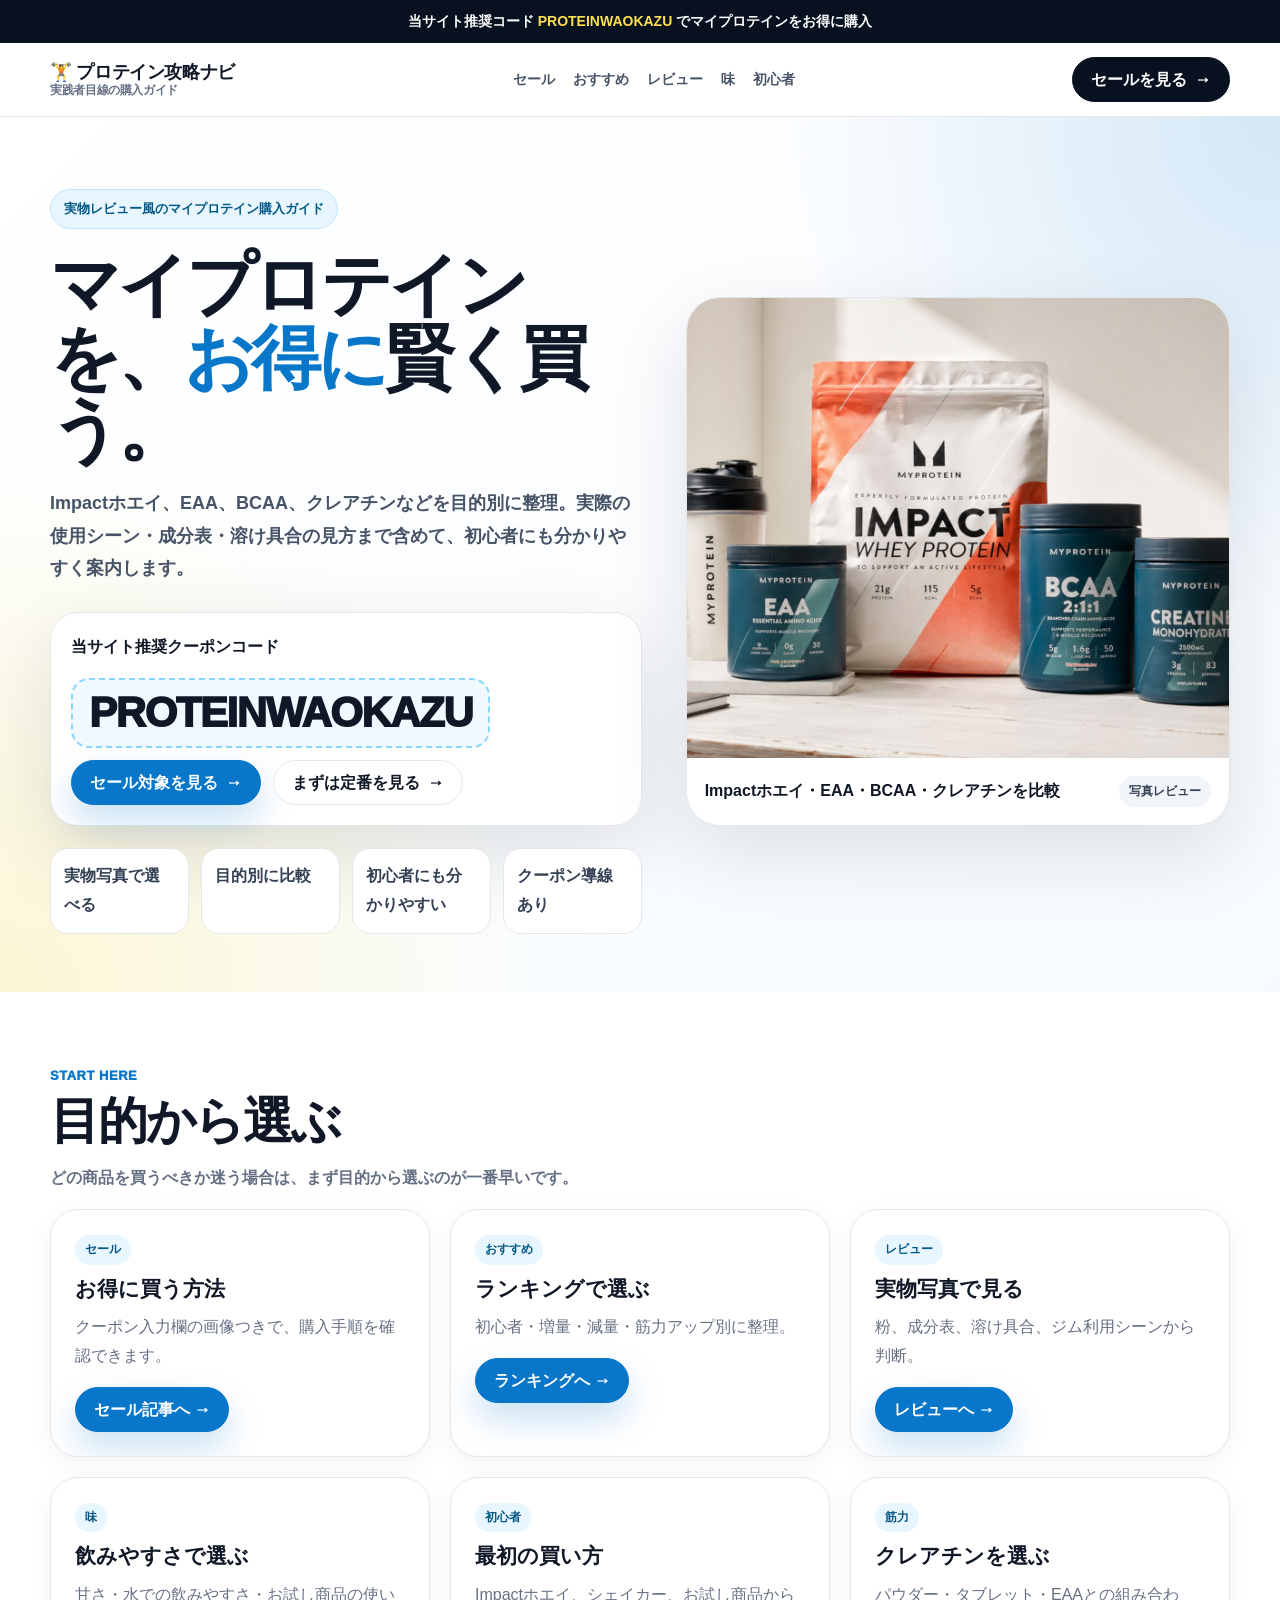
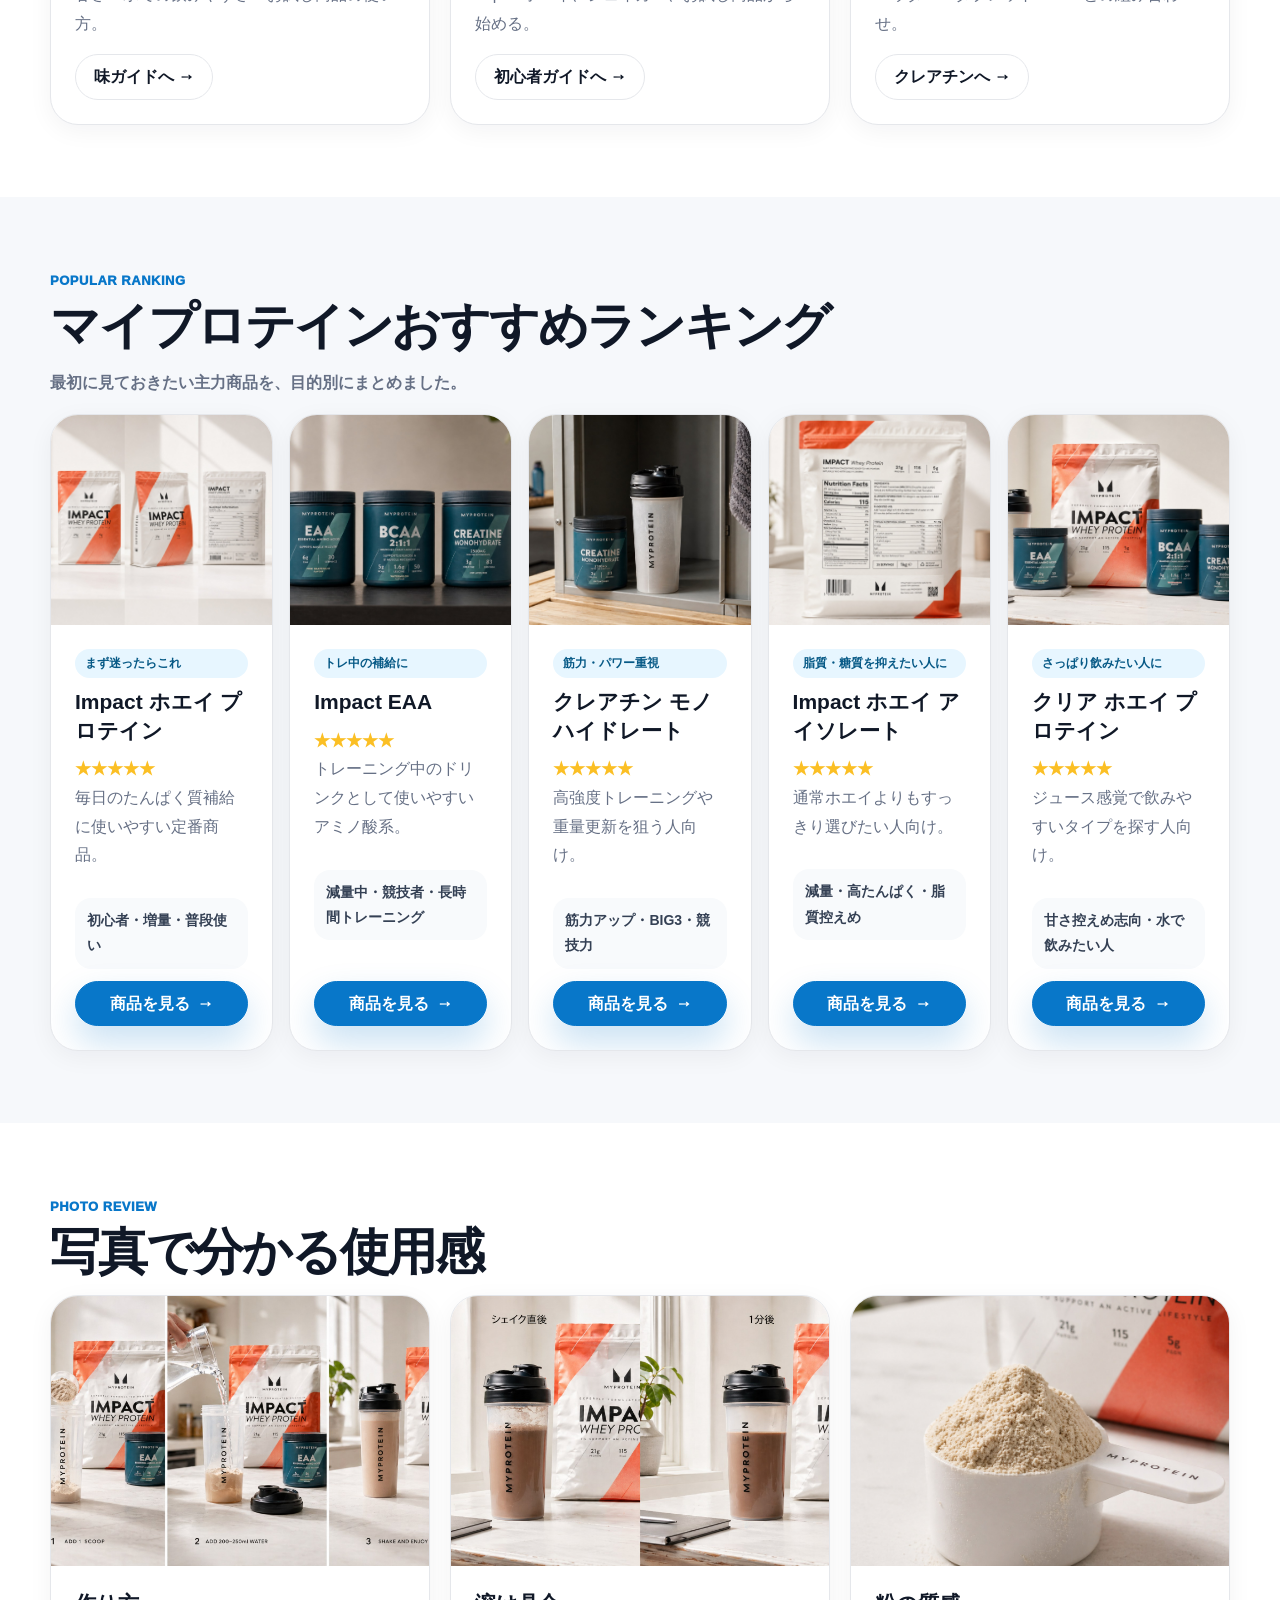
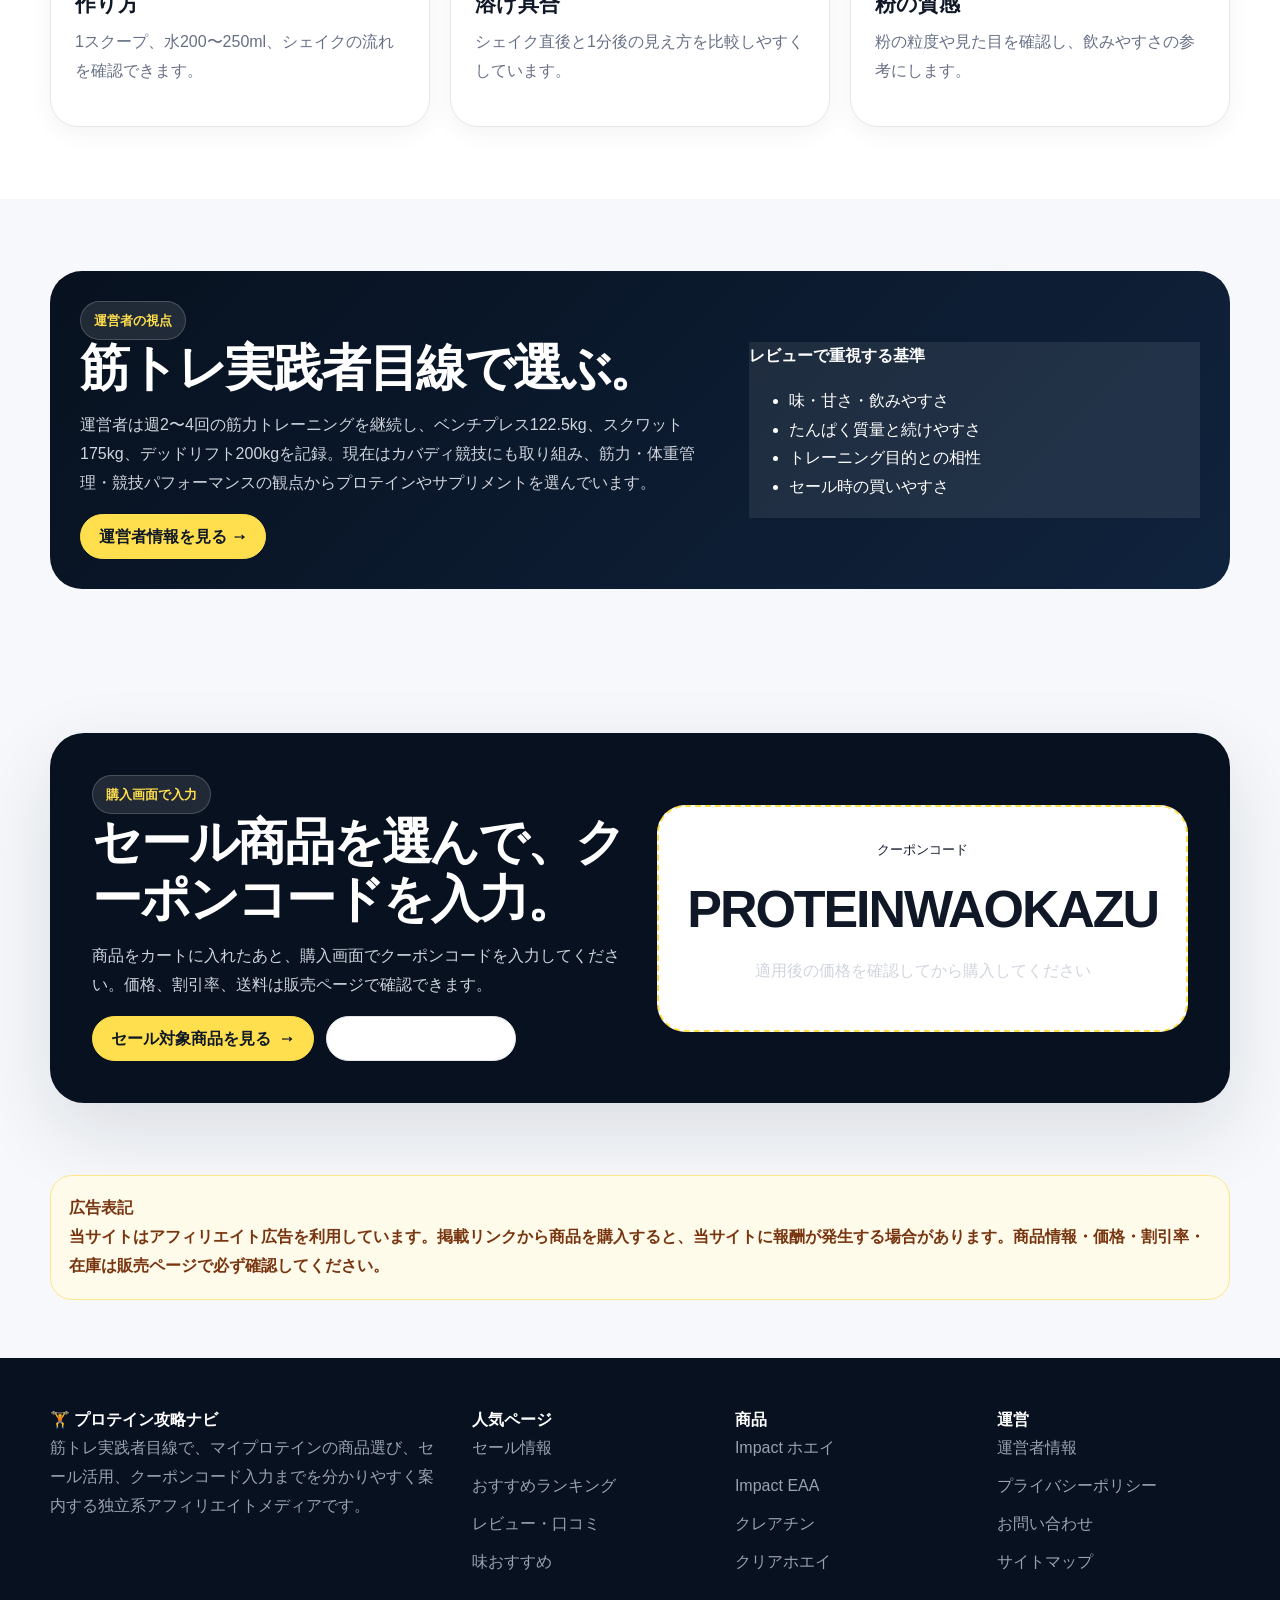
<file: index.html>
<!doctype html><html lang="ja"><head><meta charset="utf-8"><meta name="viewport" content="width=device-width,initial-scale=1"><title>マイプロテインおすすめ完全ガイド｜PROTEINWAOKAZUでお得に購入</title><meta name="description" content="マイプロテインのおすすめ商品、セール対象商品、クーポンコードPROTEINWAOKAZUの使い方を実物写真つきで紹介。Impactホエイ、EAA、クレアチンを目的別に比較。"><meta name="robots" content="index,follow"><link rel="canonical" href="https://machonaengineer.github.io/myprotein-site/"><link rel="stylesheet" href="style.css"><meta property="og:type" content="article"><meta property="og:title" content="マイプロテインおすすめ完全ガイド｜PROTEINWAOKAZUでお得に購入"><meta property="og:description" content="マイプロテインのおすすめ商品、セール対象商品、クーポンコードPROTEINWAOKAZUの使い方を実物写真つきで紹介。Impactホエイ、EAA、クレアチンを目的別に比較。"><meta property="og:url" content="https://machonaengineer.github.io/myprotein-site/"><meta property="og:image" content="https://machonaengineer.github.io/myprotein-site/images/hero-products.jpg"><meta property="og:locale" content="ja_JP"></head><body><div class="topbar">当サイト推奨コード <b>PROTEINWAOKAZU</b> でマイプロテインをお得に購入</div><header class="header"><div class="container header-inner"><a class="logo" href="index.html">🏋️ プロテイン攻略ナビ<small>実践者目線の購入ガイド</small></a><nav class="nav"><a href="myprotein-sale.html">セール</a><a href="myprotein-osusume.html">おすすめ</a><a href="myprotein-review.html">レビュー</a><a href="myprotein-aji.html">味</a><a href="myprotein-shoshinsha.html">初心者</a></nav><a class="btn btn-dark" href="https://creatorlink.shop/4bMhStB" target="_blank" rel="sponsored nofollow noopener noreferrer">セールを見る<span>→</span></a></div></header><main><section class="hero"><div class="container hero-grid"><div><span class="badge">実物レビュー風のマイプロテイン購入ガイド</span><h1>マイプロテインを、<span class="blue">お得に</span>賢く買う。</h1><p class="lead">Impactホエイ、EAA、BCAA、クレアチンなどを目的別に整理。実際の使用シーン・成分表・溶け具合の見方まで含めて、初心者にも分かりやすく案内します。</p><div class="coupon-box"><p><b>当サイト推奨クーポンコード</b></p><div class="row"><span class="coupon-code">PROTEINWAOKAZU</span><a class="btn btn-primary" href="https://creatorlink.shop/4bMhStB" target="_blank" rel="sponsored nofollow noopener noreferrer">セール対象を見る<span>→</span></a><a class="btn" href="https://creatorlink.shop/45s57kc" target="_blank" rel="sponsored nofollow noopener noreferrer">まずは定番を見る<span>→</span></a></div></div><div class="trust"><div>実物写真で選べる</div><div>目的別に比較</div><div>初心者にも分かりやすい</div><div>クーポン導線あり</div></div></div><div class="hero-card"><img src="images/hero-products.jpg" alt="マイプロテインの商品集合写真"><div class="hero-card-caption"><b>Impactホエイ・EAA・BCAA・クレアチンを比較</b><span class="pill">写真レビュー</span></div></div></div></section><section class="section white"><div class="container"><p class="eyebrow">START HERE</p><h2>目的から選ぶ</h2><p class="desc">どの商品を買うべきか迷う場合は、まず目的から選ぶのが一番早いです。</p><div class="grid3"><article class="card pad"><span class="tag">セール</span><h3>お得に買う方法</h3><p class="muted">クーポン入力欄の画像つきで、購入手順を確認できます。</p><a class="btn btn-primary" href="myprotein-sale.html">セール記事へ →</a></article><article class="card pad"><span class="tag">おすすめ</span><h3>ランキングで選ぶ</h3><p class="muted">初心者・増量・減量・筋力アップ別に整理。</p><a class="btn btn-primary" href="myprotein-osusume.html">ランキングへ →</a></article><article class="card pad"><span class="tag">レビュー</span><h3>実物写真で見る</h3><p class="muted">粉、成分表、溶け具合、ジム利用シーンから判断。</p><a class="btn btn-primary" href="myprotein-review.html">レビューへ →</a></article><article class="card pad"><span class="tag">味</span><h3>飲みやすさで選ぶ</h3><p class="muted">甘さ・水での飲みやすさ・お試し商品の使い方。</p><a class="btn" href="myprotein-aji.html">味ガイドへ →</a></article><article class="card pad"><span class="tag">初心者</span><h3>最初の買い方</h3><p class="muted">Impactホエイ、シェイカー、お試し商品から始める。</p><a class="btn" href="myprotein-shoshinsha.html">初心者ガイドへ →</a></article><article class="card pad"><span class="tag">筋力</span><h3>クレアチンを選ぶ</h3><p class="muted">パウダー・タブレット・EAAとの組み合わせ。</p><a class="btn" href="myprotein-creatine.html">クレアチンへ →</a></article></div></div></section><section class="section"><div class="container"><p class="eyebrow">POPULAR RANKING</p><h2>マイプロテインおすすめランキング</h2><p class="desc">最初に見ておきたい主力商品を、目的別にまとめました。</p><div class="grid5"><article class="card product"><img class="card-img" src="images/impact-whey-front-back.jpg" alt="Impact ホエイ プロテイン" loading="lazy"><div class="pad"><span class="tag">まず迷ったらこれ</span><h3>Impact ホエイ プロテイン</h3><div class="stars">★★★★★</div><p class="muted">毎日のたんぱく質補給に使いやすい定番商品。</p><div class="best">初心者・増量・普段使い</div><a class="btn btn-primary" href="https://creatorlink.shop/45s57kc" target="_blank" rel="sponsored nofollow noopener noreferrer">商品を見る<span>→</span></a></div></article><article class="card product"><img class="card-img" src="images/eaa-bcaa-creatine.jpg" alt="Impact EAA" loading="lazy"><div class="pad"><span class="tag">トレ中の補給に</span><h3>Impact EAA</h3><div class="stars">★★★★★</div><p class="muted">トレーニング中のドリンクとして使いやすいアミノ酸系。</p><div class="best">減量中・競技者・長時間トレーニング</div><a class="btn btn-primary" href="https://creatorlink.shop/4rfrOk5" target="_blank" rel="sponsored nofollow noopener noreferrer">商品を見る<span>→</span></a></div></article><article class="card product"><img class="card-img" src="images/locker-creatine.jpg" alt="クレアチン モノハイドレート" loading="lazy"><div class="pad"><span class="tag">筋力・パワー重視</span><h3>クレアチン モノハイドレート</h3><div class="stars">★★★★★</div><p class="muted">高強度トレーニングや重量更新を狙う人向け。</p><div class="best">筋力アップ・BIG3・競技力</div><a class="btn btn-primary" href="https://creatorlink.shop/42Cf6Bn" target="_blank" rel="sponsored nofollow noopener noreferrer">商品を見る<span>→</span></a></div></article><article class="card product"><img class="card-img" src="images/nutrition-facts.jpg" alt="Impact ホエイ アイソレート" loading="lazy"><div class="pad"><span class="tag">脂質・糖質を抑えたい人に</span><h3>Impact ホエイ アイソレート</h3><div class="stars">★★★★★</div><p class="muted">通常ホエイよりもすっきり選びたい人向け。</p><div class="best">減量・高たんぱく・脂質控えめ</div><a class="btn btn-primary" href="https://creatorlink.shop/49exbt1" target="_blank" rel="sponsored nofollow noopener noreferrer">商品を見る<span>→</span></a></div></article><article class="card product"><img class="card-img" src="images/hero-products.jpg" alt="クリア ホエイ プロテイン" loading="lazy"><div class="pad"><span class="tag">さっぱり飲みたい人に</span><h3>クリア ホエイ プロテイン</h3><div class="stars">★★★★★</div><p class="muted">ジュース感覚で飲みやすいタイプを探す人向け。</p><div class="best">甘さ控えめ志向・水で飲みたい人</div><a class="btn btn-primary" href="https://creatorlink.shop/4tE9Wku" target="_blank" rel="sponsored nofollow noopener noreferrer">商品を見る<span>→</span></a></div></article></div></div></section><section class="section white"><div class="container"><p class="eyebrow">PHOTO REVIEW</p><h2>写真で分かる使用感</h2><div class="grid3"><article class="card"><img class="card-img tall" src="images/shake-howto.jpg" alt="Impactホエイの作り方"><div class="pad"><h3>作り方</h3><p class="muted">1スクープ、水200〜250ml、シェイクの流れを確認できます。</p></div></article><article class="card"><img class="card-img tall" src="images/dissolve-test.jpg" alt="シェイク直後と1分後の比較"><div class="pad"><h3>溶け具合</h3><p class="muted">シェイク直後と1分後の見え方を比較しやすくしています。</p></div></article><article class="card"><img class="card-img tall" src="images/scoop-closeup.jpg" alt="プロテイン粉の接写"><div class="pad"><h3>粉の質感</h3><p class="muted">粉の粒度や見た目を確認し、飲みやすさの参考にします。</p></div></article></div></div></section><section class="section"><div class="container"><div class="profile"><div><span class="badge" style="background:rgba(255,255,255,.1);color:#ffdf4d;border-color:rgba(255,255,255,.18)">運営者の視点</span><h2>筋トレ実践者目線で選ぶ。</h2><p>運営者は週2〜4回の筋力トレーニングを継続し、ベンチプレス122.5kg、スクワット175kg、デッドリフト200kgを記録。現在はカバディ競技にも取り組み、筋力・体重管理・競技パフォーマンスの観点からプロテインやサプリメントを選んでいます。</p><a class="btn btn-yellow" href="profile.html">運営者情報を見る →</a></div><div class="soft" style="background:rgba(255,255,255,.08);color:#fff"><b>レビューで重視する基準</b><ul><li>味・甘さ・飲みやすさ</li><li>たんぱく質量と続けやすさ</li><li>トレーニング目的との相性</li><li>セール時の買いやすさ</li></ul></div></div></div></section><section class="section"><div class="container"><div class="coupon-panel"><div><span class="badge" style="background:rgba(255,255,255,.1);color:#ffdf4d;border-color:rgba(255,255,255,.18)">購入画面で入力</span><h2>セール商品を選んで、クーポンコードを入力。</h2><p>商品をカートに入れたあと、購入画面でクーポンコードを入力してください。価格、割引率、送料は販売ページで確認できます。</p><div class="row"><a class="btn btn-yellow" href="https://creatorlink.shop/4bMhStB" target="_blank" rel="sponsored nofollow noopener noreferrer">セール対象商品を見る<span>→</span></a><a class="btn" href="https://creatorlink.shop/4qFtZgW" target="_blank" rel="sponsored nofollow noopener noreferrer">公式サイトを見る<span>→</span></a></div></div><div class="big-code"><small>クーポンコード</small><br><b>PROTEINWAOKAZU</b><p class="muted">適用後の価格を確認してから購入してください</p></div></div></div></section><section class="container" style="padding-bottom:58px"><div class="notice"><b>広告表記</b><br>当サイトはアフィリエイト広告を利用しています。掲載リンクから商品を購入すると、当サイトに報酬が発生する場合があります。商品情報・価格・割引率・在庫は販売ページで必ず確認してください。</div></section></main><footer class="footer"><div class="container footer-grid"><div><b>🏋️ プロテイン攻略ナビ</b><p>筋トレ実践者目線で、マイプロテインの商品選び、セール活用、クーポンコード入力までを分かりやすく案内する独立系アフィリエイトメディアです。</p></div><div><b>人気ページ</b><div class="links"><a href="myprotein-sale.html">セール情報</a><a href="myprotein-osusume.html">おすすめランキング</a><a href="myprotein-review.html">レビュー・口コミ</a><a href="myprotein-aji.html">味おすすめ</a></div></div><div><b>商品</b><div class="links"><a href="https://creatorlink.shop/45s57kc" target="_blank" rel="sponsored nofollow noopener noreferrer">Impact ホエイ</a><a href="https://creatorlink.shop/4rfrOk5" target="_blank" rel="sponsored nofollow noopener noreferrer">Impact EAA</a><a href="https://creatorlink.shop/42Cf6Bn" target="_blank" rel="sponsored nofollow noopener noreferrer">クレアチン</a><a href="https://creatorlink.shop/4tE9Wku" target="_blank" rel="sponsored nofollow noopener noreferrer">クリアホエイ</a></div></div><div><b>運営</b><div class="links"><a href="profile.html">運営者情報</a><a href="privacy.html">プライバシーポリシー</a><a href="contact.html">お問い合わせ</a><a href="sitemap.xml">サイトマップ</a></div></div></div></footer></body></html>
</file>
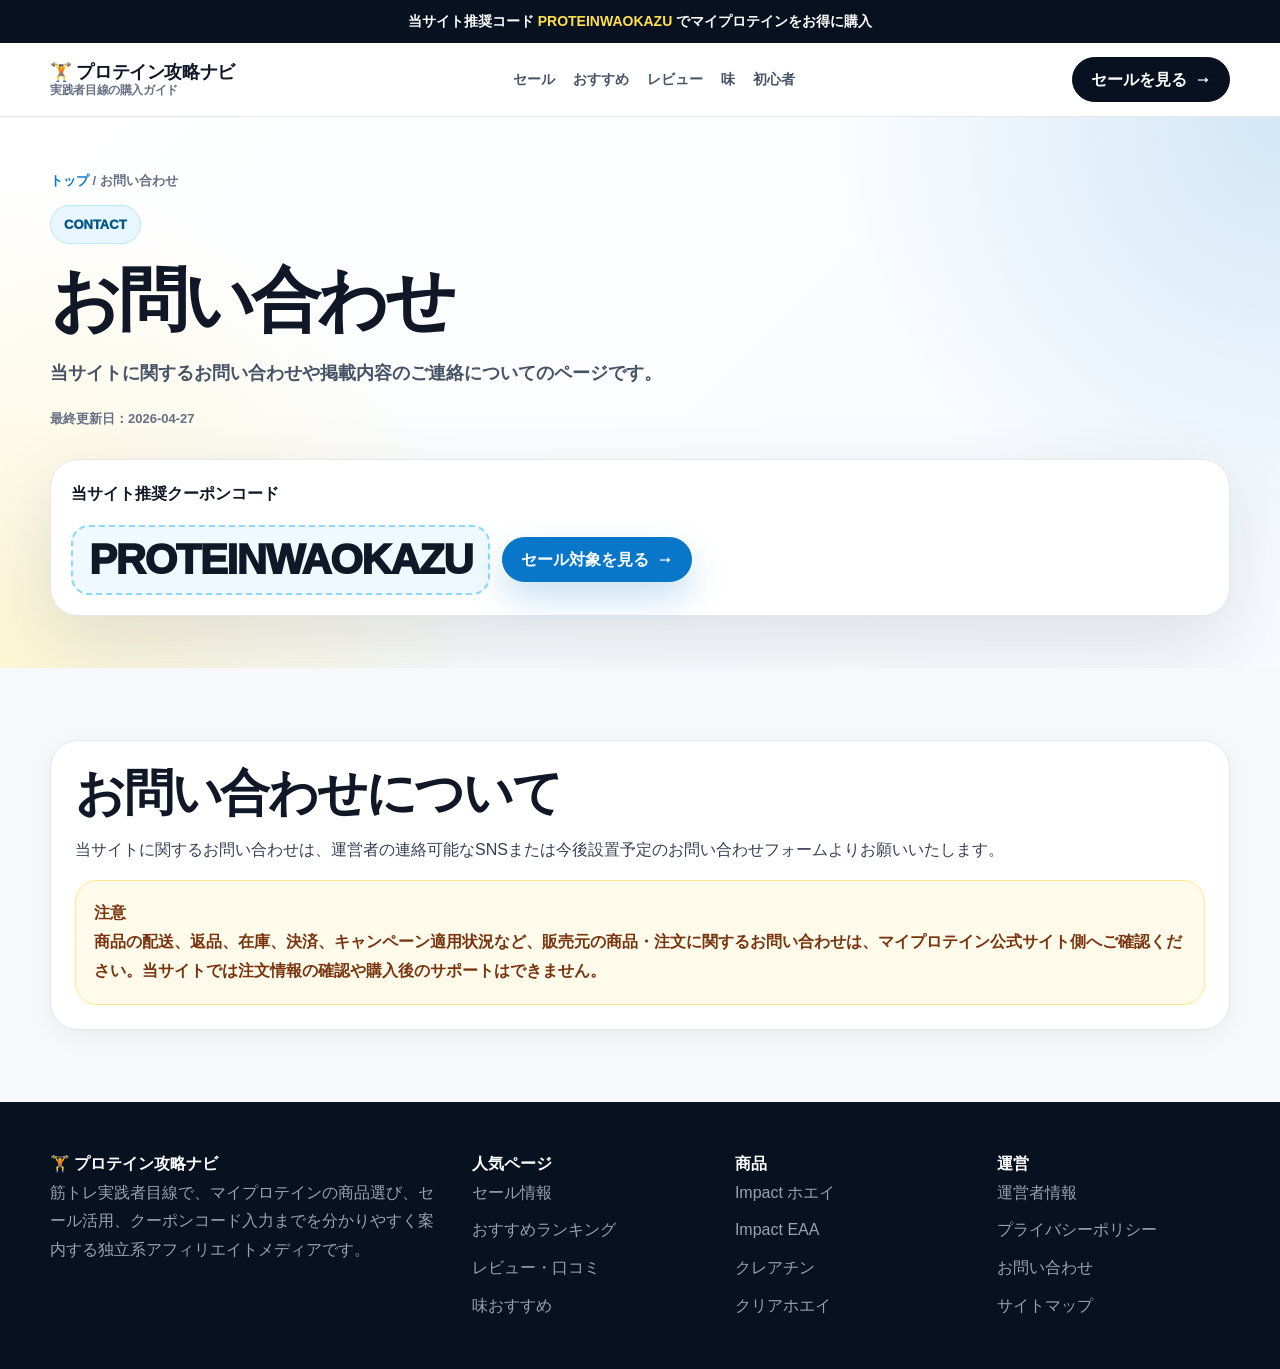
<file: contact.html>
<!doctype html><html lang="ja"><head><meta charset="utf-8"><meta name="viewport" content="width=device-width,initial-scale=1"><title>お問い合わせ｜プロテイン攻略ナビ</title><meta name="description" content="プロテイン攻略ナビへのお問い合わせページです。"><meta name="robots" content="index,follow"><link rel="canonical" href="https://machonaengineer.github.io/myprotein-site/contact.html"><link rel="stylesheet" href="style.css"><meta property="og:type" content="article"><meta property="og:title" content="お問い合わせ｜プロテイン攻略ナビ"><meta property="og:description" content="プロテイン攻略ナビへのお問い合わせページです。"><meta property="og:url" content="https://machonaengineer.github.io/myprotein-site/contact.html"><meta property="og:image" content="https://machonaengineer.github.io/myprotein-site/images/hero-products.jpg"><meta property="og:locale" content="ja_JP"></head><body><div class="topbar">当サイト推奨コード <b>PROTEINWAOKAZU</b> でマイプロテインをお得に購入</div><header class="header"><div class="container header-inner"><a class="logo" href="index.html">🏋️ プロテイン攻略ナビ<small>実践者目線の購入ガイド</small></a><nav class="nav"><a href="myprotein-sale.html">セール</a><a href="myprotein-osusume.html">おすすめ</a><a href="myprotein-review.html">レビュー</a><a href="myprotein-aji.html">味</a><a href="myprotein-shoshinsha.html">初心者</a></nav><a class="btn btn-dark" href="https://creatorlink.shop/4bMhStB" target="_blank" rel="sponsored nofollow noopener noreferrer">セールを見る<span>→</span></a></div></header><main><section class="hero simple-hero"><div class="container hero-grid"><div><div class="breadcrumb"><a href="index.html">トップ</a> / お問い合わせ</div><span class="badge">CONTACT</span><h1>お問い合わせ</h1><p class="lead">当サイトに関するお問い合わせや掲載内容のご連絡についてのページです。</p><p class="updated">最終更新日：2026-04-27</p><div class="coupon-box"><p><b>当サイト推奨クーポンコード</b></p><div class="row"><span class="coupon-code">PROTEINWAOKAZU</span><a class="btn btn-primary" href="https://creatorlink.shop/4bMhStB" target="_blank" rel="sponsored nofollow noopener noreferrer">セール対象を見る<span>→</span></a></div></div></div></div></section><section class="section article"><div class="container"><div class="card pad"><h2>お問い合わせについて</h2><p>当サイトに関するお問い合わせは、運営者の連絡可能なSNSまたは今後設置予定のお問い合わせフォームよりお願いいたします。</p><div class="notice"><b>注意</b><br>商品の配送、返品、在庫、決済、キャンペーン適用状況など、販売元の商品・注文に関するお問い合わせは、マイプロテイン公式サイト側へご確認ください。当サイトでは注文情報の確認や購入後のサポートはできません。</div></div></div></section></main><footer class="footer"><div class="container footer-grid"><div><b>🏋️ プロテイン攻略ナビ</b><p>筋トレ実践者目線で、マイプロテインの商品選び、セール活用、クーポンコード入力までを分かりやすく案内する独立系アフィリエイトメディアです。</p></div><div><b>人気ページ</b><div class="links"><a href="myprotein-sale.html">セール情報</a><a href="myprotein-osusume.html">おすすめランキング</a><a href="myprotein-review.html">レビュー・口コミ</a><a href="myprotein-aji.html">味おすすめ</a></div></div><div><b>商品</b><div class="links"><a href="https://creatorlink.shop/45s57kc" target="_blank" rel="sponsored nofollow noopener noreferrer">Impact ホエイ</a><a href="https://creatorlink.shop/4rfrOk5" target="_blank" rel="sponsored nofollow noopener noreferrer">Impact EAA</a><a href="https://creatorlink.shop/42Cf6Bn" target="_blank" rel="sponsored nofollow noopener noreferrer">クレアチン</a><a href="https://creatorlink.shop/4tE9Wku" target="_blank" rel="sponsored nofollow noopener noreferrer">クリアホエイ</a></div></div><div><b>運営</b><div class="links"><a href="profile.html">運営者情報</a><a href="privacy.html">プライバシーポリシー</a><a href="contact.html">お問い合わせ</a><a href="sitemap.xml">サイトマップ</a></div></div></div></footer></body></html>
</file>
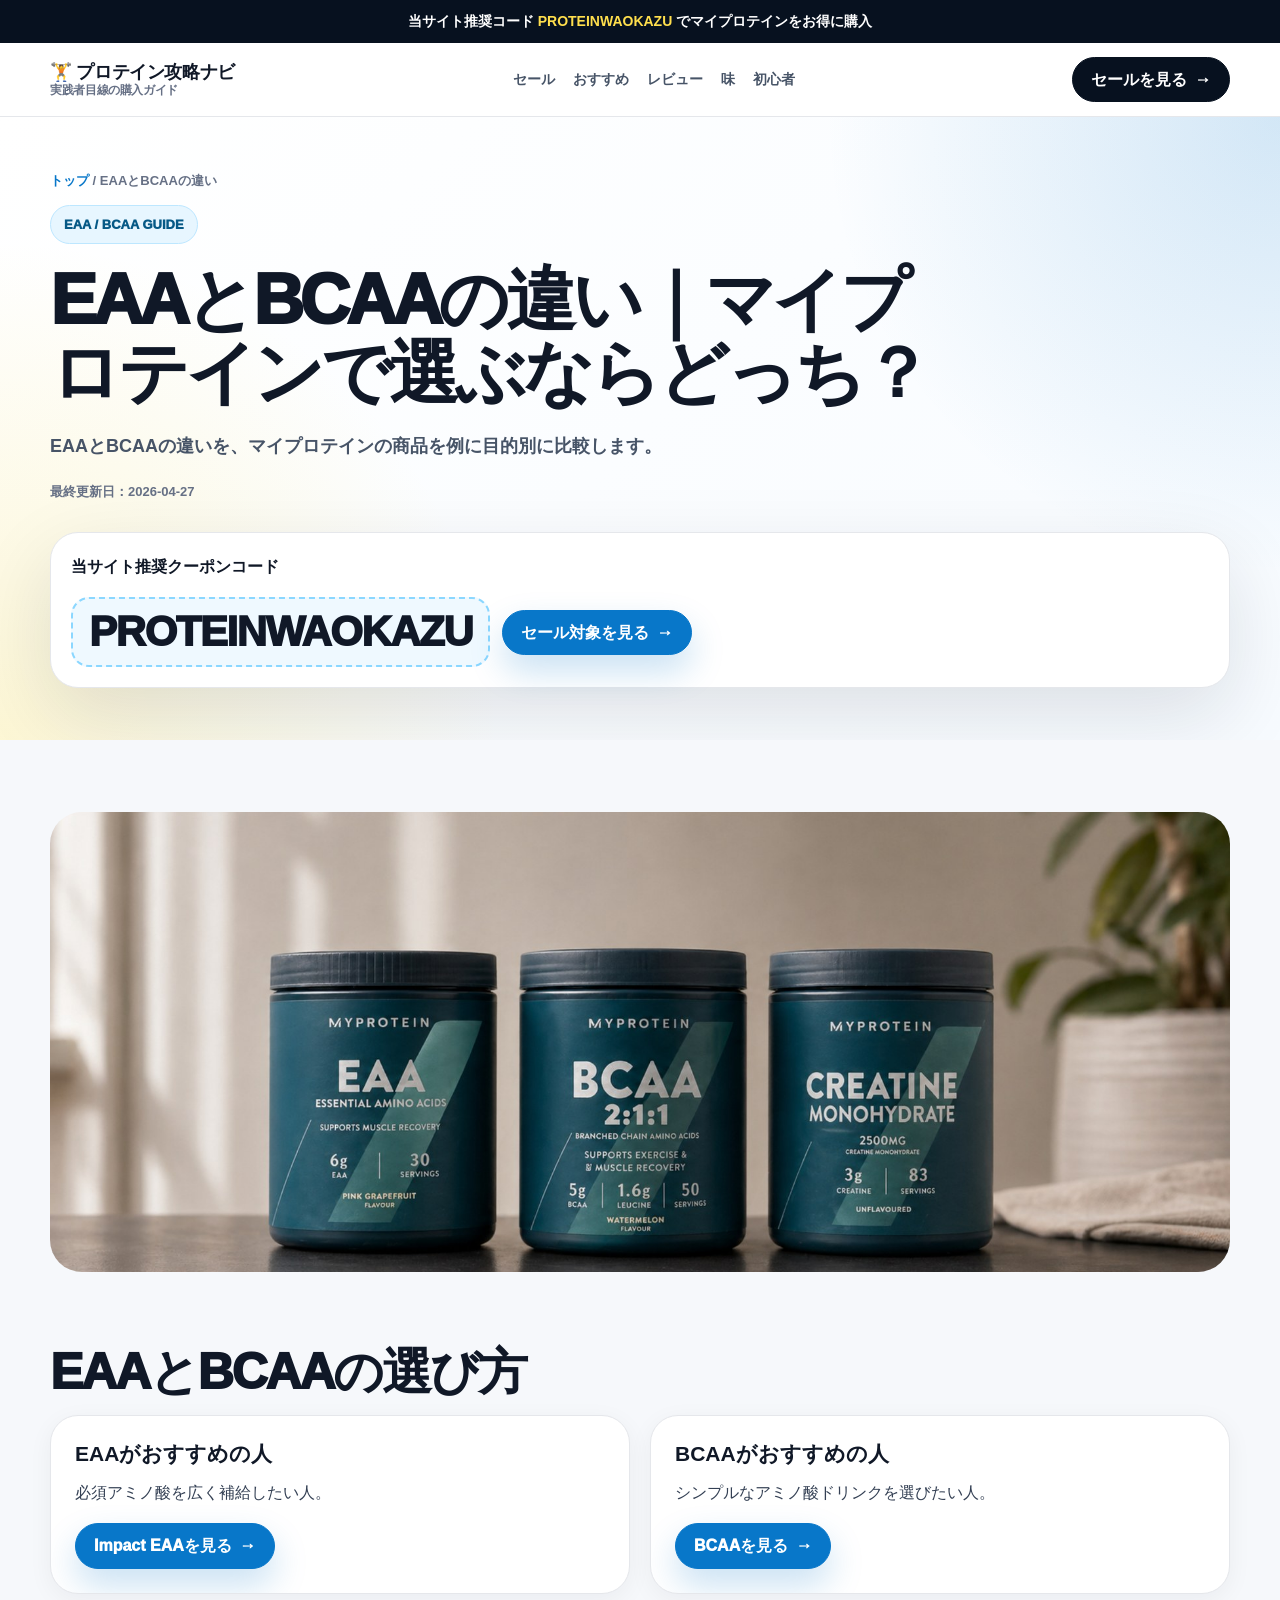
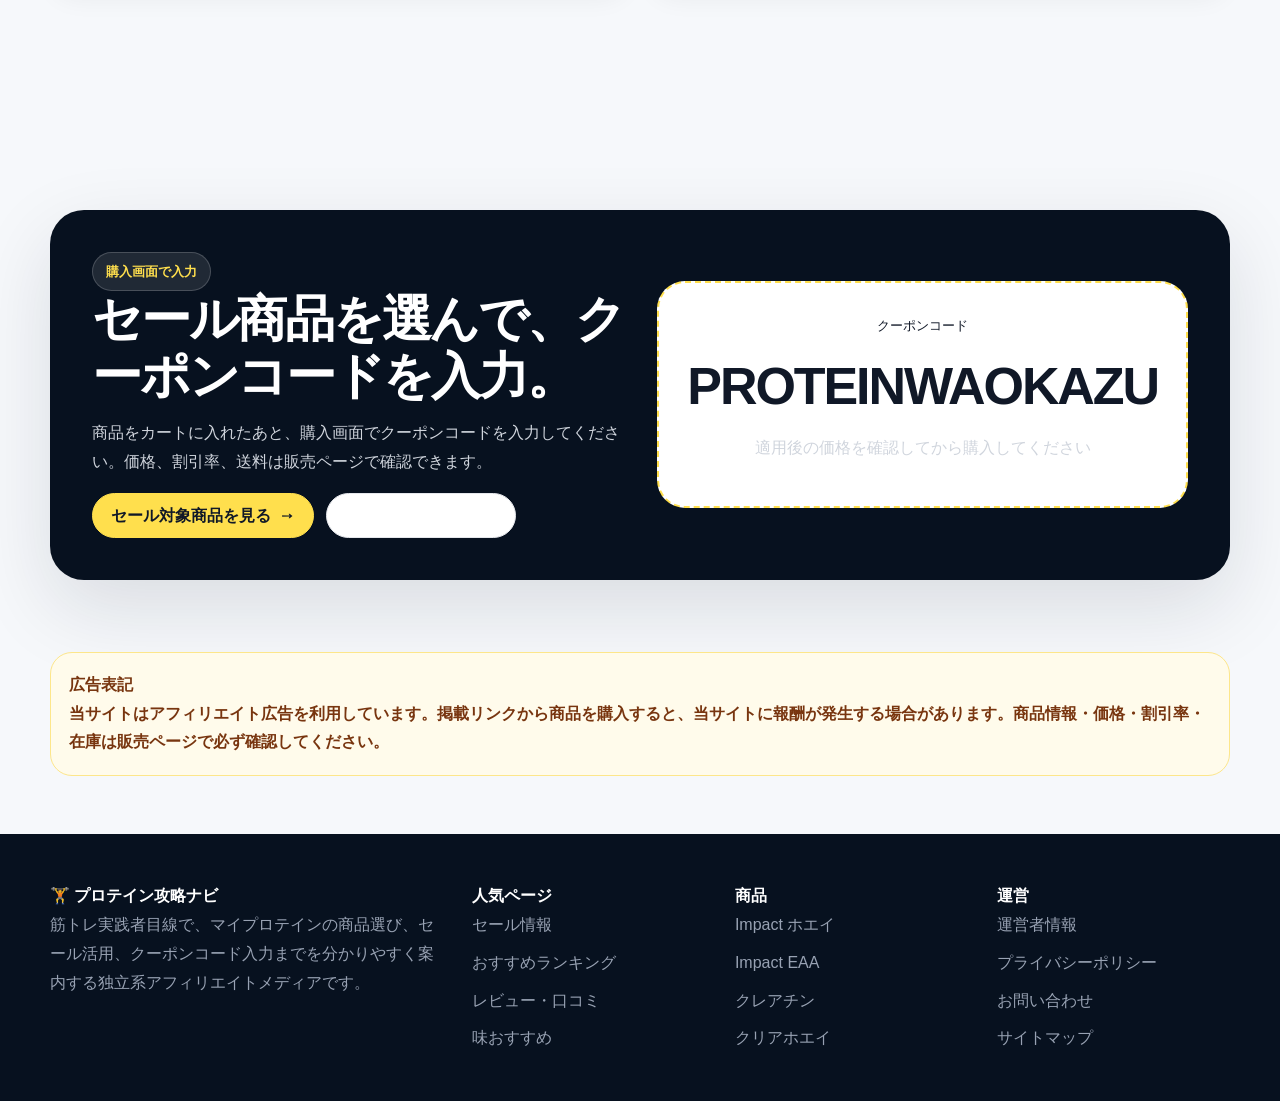
<file: eaa-bcaa.html>
<!doctype html><html lang="ja"><head><meta charset="utf-8"><meta name="viewport" content="width=device-width,initial-scale=1"><title>EAAとBCAAの違い｜マイプロテインで選ぶならどっち？</title><meta name="description" content="EAAとBCAAの違いを、マイプロテインの商品を例に目的別に比較します。"><meta name="robots" content="index,follow"><link rel="canonical" href="https://machonaengineer.github.io/myprotein-site/eaa-bcaa.html"><link rel="stylesheet" href="style.css"><meta property="og:type" content="article"><meta property="og:title" content="EAAとBCAAの違い｜マイプロテインで選ぶならどっち？"><meta property="og:description" content="EAAとBCAAの違いを、マイプロテインの商品を例に目的別に比較します。"><meta property="og:url" content="https://machonaengineer.github.io/myprotein-site/eaa-bcaa.html"><meta property="og:image" content="https://machonaengineer.github.io/myprotein-site/images/hero-products.jpg"><meta property="og:locale" content="ja_JP"></head><body><div class="topbar">当サイト推奨コード <b>PROTEINWAOKAZU</b> でマイプロテインをお得に購入</div><header class="header"><div class="container header-inner"><a class="logo" href="index.html">🏋️ プロテイン攻略ナビ<small>実践者目線の購入ガイド</small></a><nav class="nav"><a href="myprotein-sale.html">セール</a><a href="myprotein-osusume.html">おすすめ</a><a href="myprotein-review.html">レビュー</a><a href="myprotein-aji.html">味</a><a href="myprotein-shoshinsha.html">初心者</a></nav><a class="btn btn-dark" href="https://creatorlink.shop/4bMhStB" target="_blank" rel="sponsored nofollow noopener noreferrer">セールを見る<span>→</span></a></div></header><main><section class="hero simple-hero"><div class="container hero-grid"><div><div class="breadcrumb"><a href="index.html">トップ</a> / EAAとBCAAの違い</div><span class="badge">EAA / BCAA GUIDE</span><h1>EAAとBCAAの違い｜マイプロテインで選ぶならどっち？</h1><p class="lead">EAAとBCAAの違いを、マイプロテインの商品を例に目的別に比較します。</p><p class="updated">最終更新日：2026-04-27</p><div class="coupon-box"><p><b>当サイト推奨クーポンコード</b></p><div class="row"><span class="coupon-code">PROTEINWAOKAZU</span><a class="btn btn-primary" href="https://creatorlink.shop/4bMhStB" target="_blank" rel="sponsored nofollow noopener noreferrer">セール対象を見る<span>→</span></a></div></div></div></div></section><section class="section article"><div class="container"><img class="card-img tall" style="border-radius:32px;height:min(42vw,460px);width:100%;object-fit:cover" src="images/eaa-bcaa-creatine.jpg"><section class="section"><h2>EAAとBCAAの選び方</h2><div class="grid2"><article class="card pad"><h3>EAAがおすすめの人</h3><p>必須アミノ酸を広く補給したい人。</p><a class="btn btn-primary" href="https://creatorlink.shop/4rfrOk5" target="_blank" rel="sponsored nofollow noopener noreferrer">Impact EAAを見る<span>→</span></a></article><article class="card pad"><h3>BCAAがおすすめの人</h3><p>シンプルなアミノ酸ドリンクを選びたい人。</p><a class="btn btn-primary" href="https://creatorlink.shop/3NK9alI" target="_blank" rel="sponsored nofollow noopener noreferrer">BCAAを見る<span>→</span></a></article></div></section></div></section><section class="section"><div class="container"><div class="coupon-panel"><div><span class="badge" style="background:rgba(255,255,255,.1);color:#ffdf4d;border-color:rgba(255,255,255,.18)">購入画面で入力</span><h2>セール商品を選んで、クーポンコードを入力。</h2><p>商品をカートに入れたあと、購入画面でクーポンコードを入力してください。価格、割引率、送料は販売ページで確認できます。</p><div class="row"><a class="btn btn-yellow" href="https://creatorlink.shop/4bMhStB" target="_blank" rel="sponsored nofollow noopener noreferrer">セール対象商品を見る<span>→</span></a><a class="btn" href="https://creatorlink.shop/4qFtZgW" target="_blank" rel="sponsored nofollow noopener noreferrer">公式サイトを見る<span>→</span></a></div></div><div class="big-code"><small>クーポンコード</small><br><b>PROTEINWAOKAZU</b><p class="muted">適用後の価格を確認してから購入してください</p></div></div></div></section><section class="container" style="padding-bottom:58px"><div class="notice"><b>広告表記</b><br>当サイトはアフィリエイト広告を利用しています。掲載リンクから商品を購入すると、当サイトに報酬が発生する場合があります。商品情報・価格・割引率・在庫は販売ページで必ず確認してください。</div></section></main><footer class="footer"><div class="container footer-grid"><div><b>🏋️ プロテイン攻略ナビ</b><p>筋トレ実践者目線で、マイプロテインの商品選び、セール活用、クーポンコード入力までを分かりやすく案内する独立系アフィリエイトメディアです。</p></div><div><b>人気ページ</b><div class="links"><a href="myprotein-sale.html">セール情報</a><a href="myprotein-osusume.html">おすすめランキング</a><a href="myprotein-review.html">レビュー・口コミ</a><a href="myprotein-aji.html">味おすすめ</a></div></div><div><b>商品</b><div class="links"><a href="https://creatorlink.shop/45s57kc" target="_blank" rel="sponsored nofollow noopener noreferrer">Impact ホエイ</a><a href="https://creatorlink.shop/4rfrOk5" target="_blank" rel="sponsored nofollow noopener noreferrer">Impact EAA</a><a href="https://creatorlink.shop/42Cf6Bn" target="_blank" rel="sponsored nofollow noopener noreferrer">クレアチン</a><a href="https://creatorlink.shop/4tE9Wku" target="_blank" rel="sponsored nofollow noopener noreferrer">クリアホエイ</a></div></div><div><b>運営</b><div class="links"><a href="profile.html">運営者情報</a><a href="privacy.html">プライバシーポリシー</a><a href="contact.html">お問い合わせ</a><a href="sitemap.xml">サイトマップ</a></div></div></div></footer></body></html>
</file>
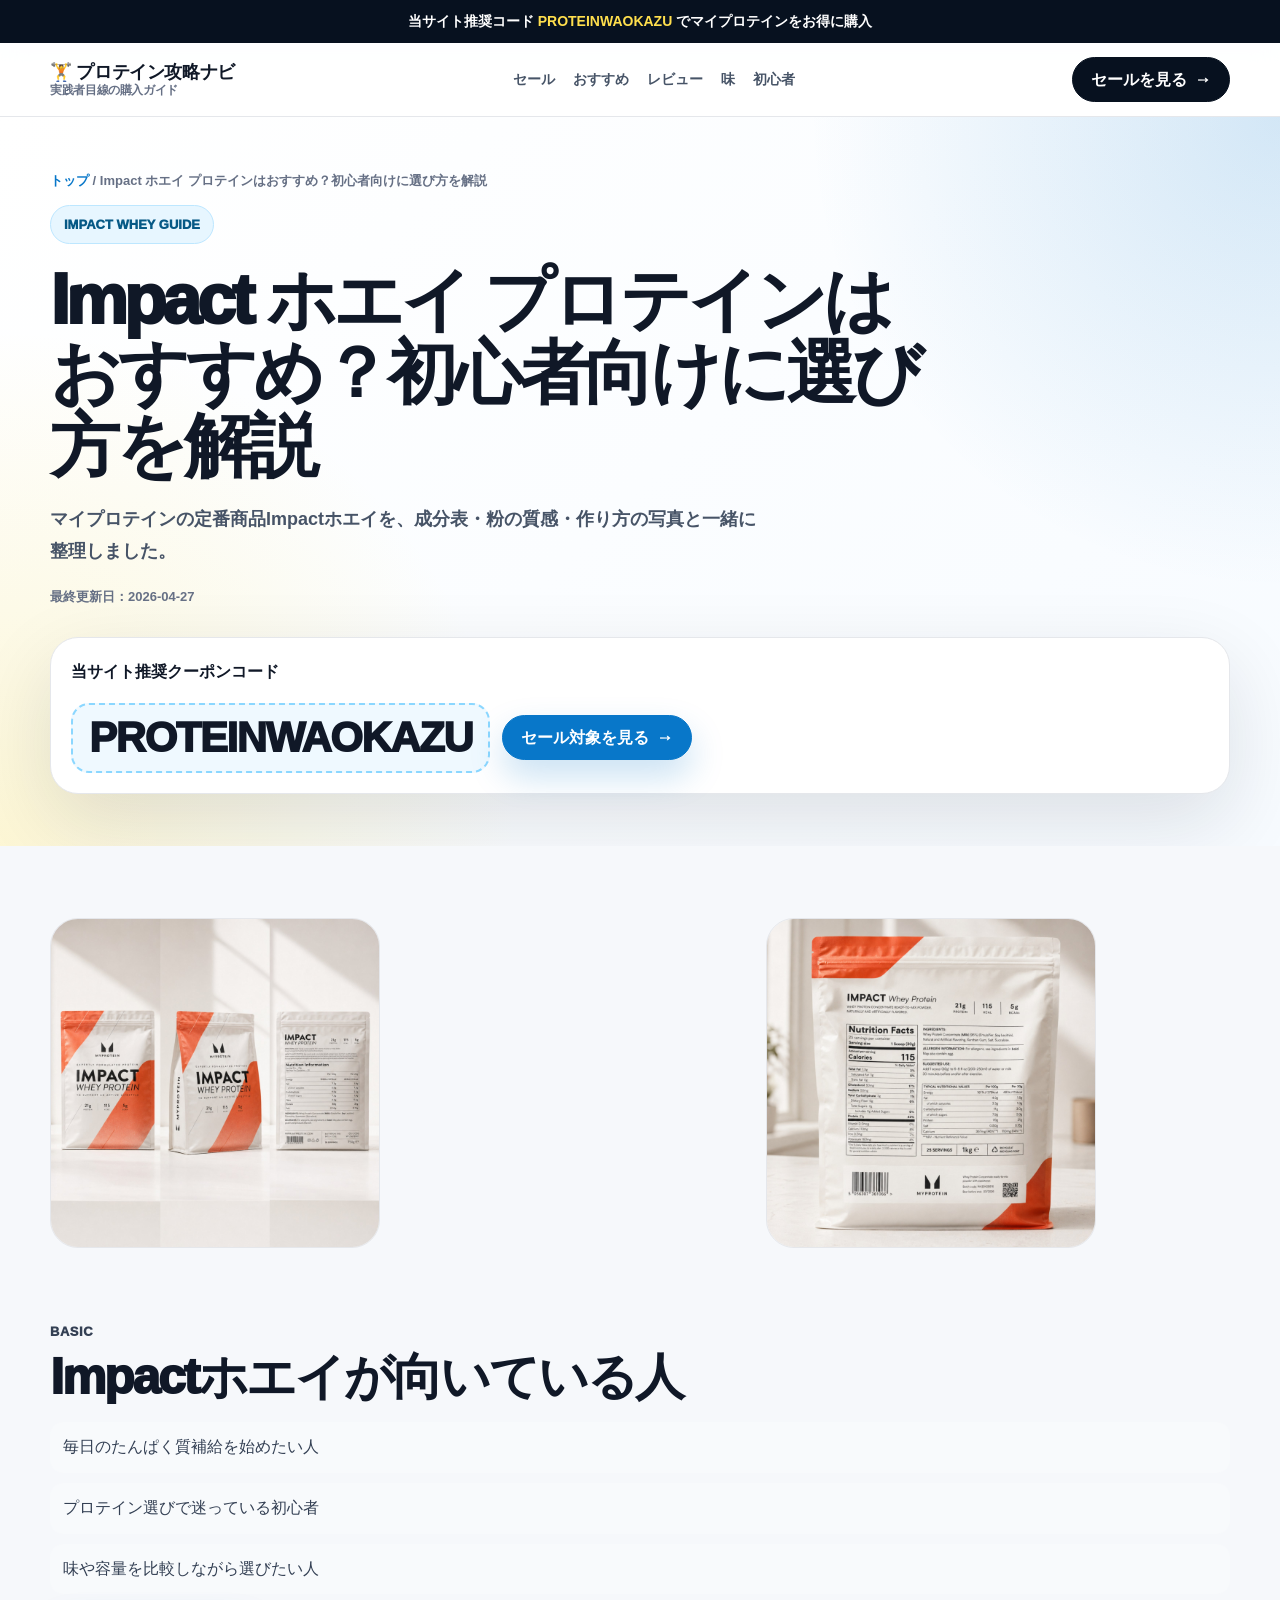
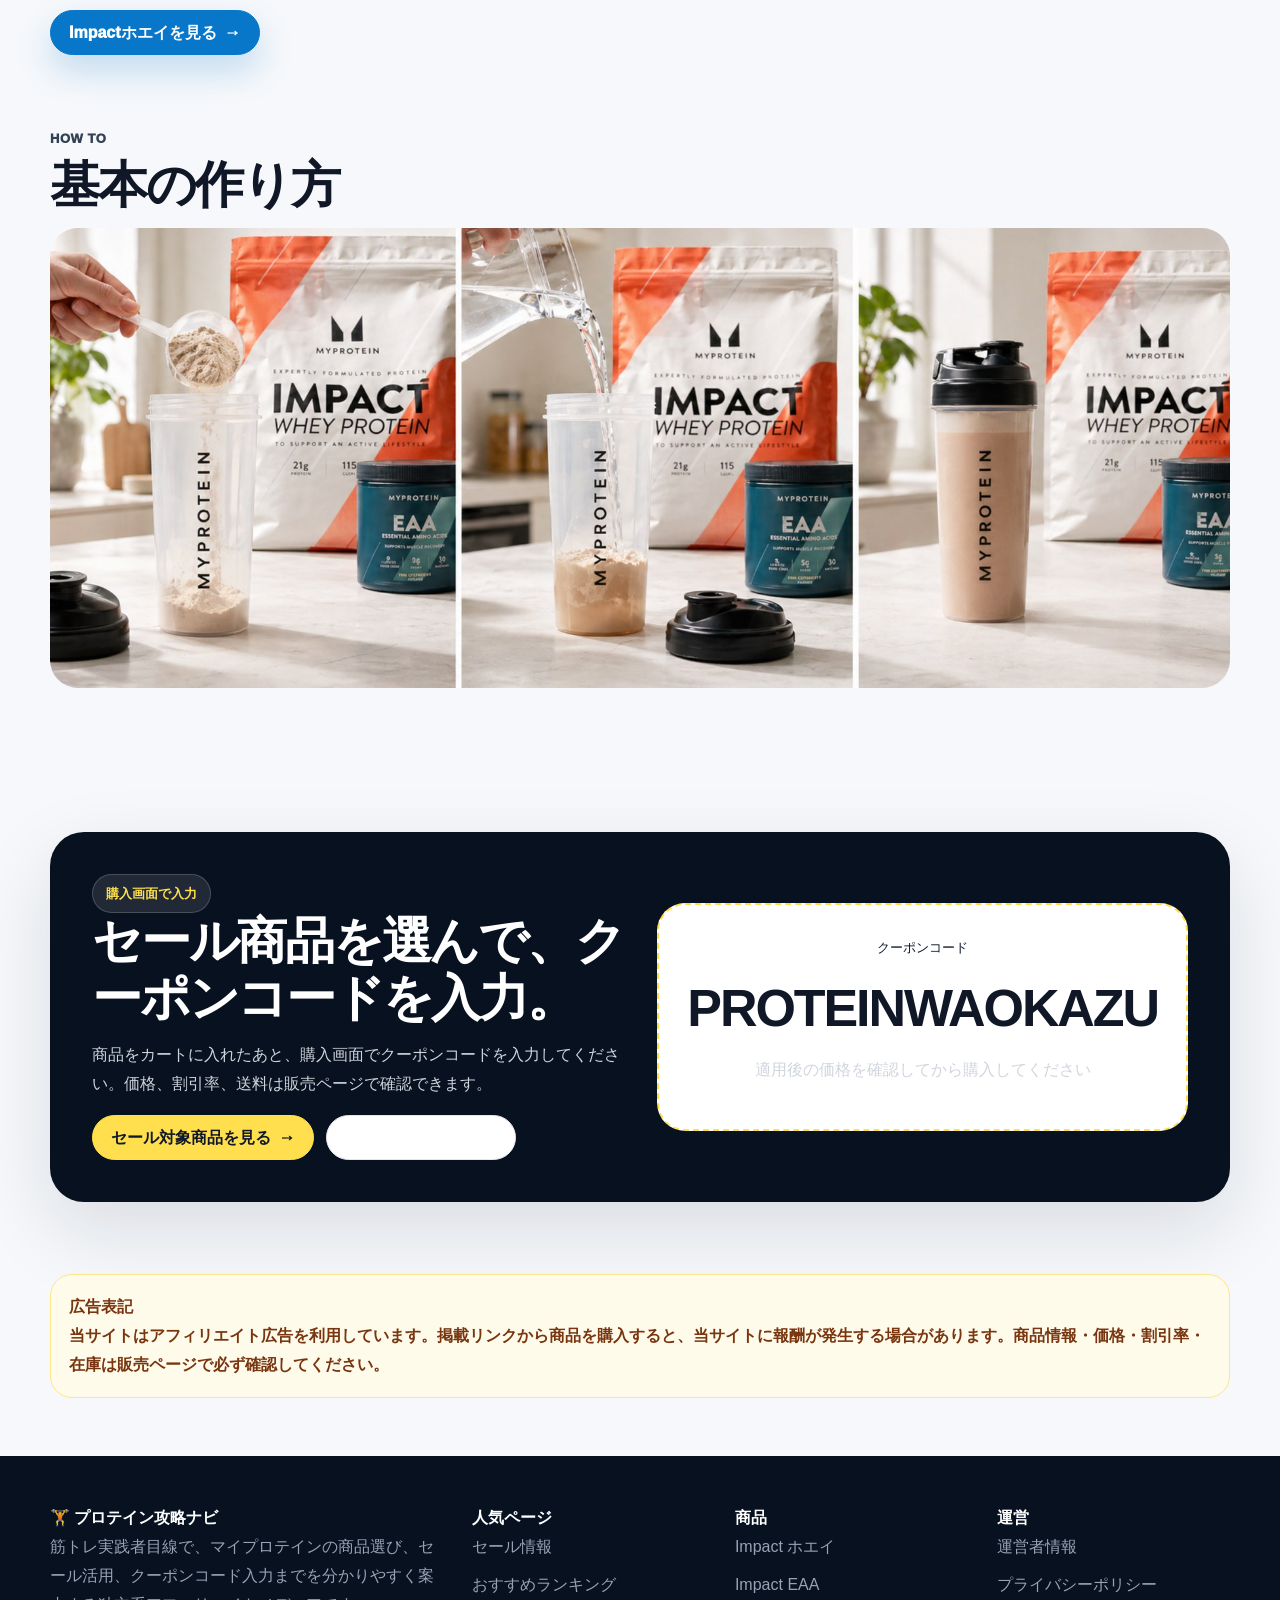
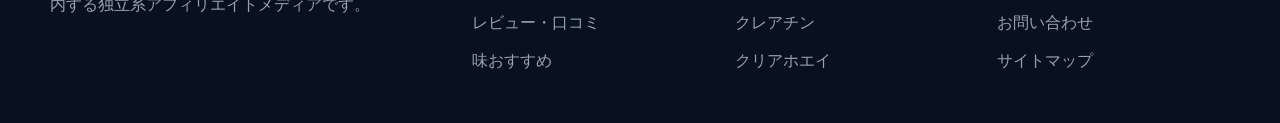
<file: impact-whey.html>
<!doctype html><html lang="ja"><head><meta charset="utf-8"><meta name="viewport" content="width=device-width,initial-scale=1"><title>Impact ホエイ プロテインはおすすめ？初心者向けに選び方を解説</title><meta name="description" content="マイプロテインの定番商品Impactホエイを、成分表・粉の質感・作り方の写真と一緒に整理しました。"><meta name="robots" content="index,follow"><link rel="canonical" href="https://machonaengineer.github.io/myprotein-site/impact-whey.html"><link rel="stylesheet" href="style.css"><meta property="og:type" content="article"><meta property="og:title" content="Impact ホエイ プロテインはおすすめ？初心者向けに選び方を解説"><meta property="og:description" content="マイプロテインの定番商品Impactホエイを、成分表・粉の質感・作り方の写真と一緒に整理しました。"><meta property="og:url" content="https://machonaengineer.github.io/myprotein-site/impact-whey.html"><meta property="og:image" content="https://machonaengineer.github.io/myprotein-site/images/hero-products.jpg"><meta property="og:locale" content="ja_JP"></head><body><div class="topbar">当サイト推奨コード <b>PROTEINWAOKAZU</b> でマイプロテインをお得に購入</div><header class="header"><div class="container header-inner"><a class="logo" href="index.html">🏋️ プロテイン攻略ナビ<small>実践者目線の購入ガイド</small></a><nav class="nav"><a href="myprotein-sale.html">セール</a><a href="myprotein-osusume.html">おすすめ</a><a href="myprotein-review.html">レビュー</a><a href="myprotein-aji.html">味</a><a href="myprotein-shoshinsha.html">初心者</a></nav><a class="btn btn-dark" href="https://creatorlink.shop/4bMhStB" target="_blank" rel="sponsored nofollow noopener noreferrer">セールを見る<span>→</span></a></div></header><main><section class="hero simple-hero"><div class="container hero-grid"><div><div class="breadcrumb"><a href="index.html">トップ</a> / Impact ホエイ プロテインはおすすめ？初心者向けに選び方を解説</div><span class="badge">IMPACT WHEY GUIDE</span><h1>Impact ホエイ プロテインはおすすめ？初心者向けに選び方を解説</h1><p class="lead">マイプロテインの定番商品Impactホエイを、成分表・粉の質感・作り方の写真と一緒に整理しました。</p><p class="updated">最終更新日：2026-04-27</p><div class="coupon-box"><p><b>当サイト推奨クーポンコード</b></p><div class="row"><span class="coupon-code">PROTEINWAOKAZU</span><a class="btn btn-primary" href="https://creatorlink.shop/4bMhStB" target="_blank" rel="sponsored nofollow noopener noreferrer">セール対象を見る<span>→</span></a></div></div></div></div></section><section class="section article"><div class="container"><div class="photo-strip"><img src="images/impact-whey-front-back.jpg"><img src="images/nutrition-facts.jpg"></div><section class="section"><p class="eyebrow">BASIC</p><h2>Impactホエイが向いている人</h2><ul class="checklist"><li>毎日のたんぱく質補給を始めたい人</li><li>プロテイン選びで迷っている初心者</li><li>味や容量を比較しながら選びたい人</li></ul><a class="btn btn-primary" href="https://creatorlink.shop/45s57kc" target="_blank" rel="sponsored nofollow noopener noreferrer">Impactホエイを見る<span>→</span></a></section><section><p class="eyebrow">HOW TO</p><h2>基本の作り方</h2><img class="card-img tall" style="border-radius:28px;height:min(42vw,460px);width:100%;object-fit:cover" src="images/shake-howto.jpg"></section></div></section><section class="section"><div class="container"><div class="coupon-panel"><div><span class="badge" style="background:rgba(255,255,255,.1);color:#ffdf4d;border-color:rgba(255,255,255,.18)">購入画面で入力</span><h2>セール商品を選んで、クーポンコードを入力。</h2><p>商品をカートに入れたあと、購入画面でクーポンコードを入力してください。価格、割引率、送料は販売ページで確認できます。</p><div class="row"><a class="btn btn-yellow" href="https://creatorlink.shop/4bMhStB" target="_blank" rel="sponsored nofollow noopener noreferrer">セール対象商品を見る<span>→</span></a><a class="btn" href="https://creatorlink.shop/4qFtZgW" target="_blank" rel="sponsored nofollow noopener noreferrer">公式サイトを見る<span>→</span></a></div></div><div class="big-code"><small>クーポンコード</small><br><b>PROTEINWAOKAZU</b><p class="muted">適用後の価格を確認してから購入してください</p></div></div></div></section><section class="container" style="padding-bottom:58px"><div class="notice"><b>広告表記</b><br>当サイトはアフィリエイト広告を利用しています。掲載リンクから商品を購入すると、当サイトに報酬が発生する場合があります。商品情報・価格・割引率・在庫は販売ページで必ず確認してください。</div></section></main><footer class="footer"><div class="container footer-grid"><div><b>🏋️ プロテイン攻略ナビ</b><p>筋トレ実践者目線で、マイプロテインの商品選び、セール活用、クーポンコード入力までを分かりやすく案内する独立系アフィリエイトメディアです。</p></div><div><b>人気ページ</b><div class="links"><a href="myprotein-sale.html">セール情報</a><a href="myprotein-osusume.html">おすすめランキング</a><a href="myprotein-review.html">レビュー・口コミ</a><a href="myprotein-aji.html">味おすすめ</a></div></div><div><b>商品</b><div class="links"><a href="https://creatorlink.shop/45s57kc" target="_blank" rel="sponsored nofollow noopener noreferrer">Impact ホエイ</a><a href="https://creatorlink.shop/4rfrOk5" target="_blank" rel="sponsored nofollow noopener noreferrer">Impact EAA</a><a href="https://creatorlink.shop/42Cf6Bn" target="_blank" rel="sponsored nofollow noopener noreferrer">クレアチン</a><a href="https://creatorlink.shop/4tE9Wku" target="_blank" rel="sponsored nofollow noopener noreferrer">クリアホエイ</a></div></div><div><b>運営</b><div class="links"><a href="profile.html">運営者情報</a><a href="privacy.html">プライバシーポリシー</a><a href="contact.html">お問い合わせ</a><a href="sitemap.xml">サイトマップ</a></div></div></div></footer></body></html>
</file>
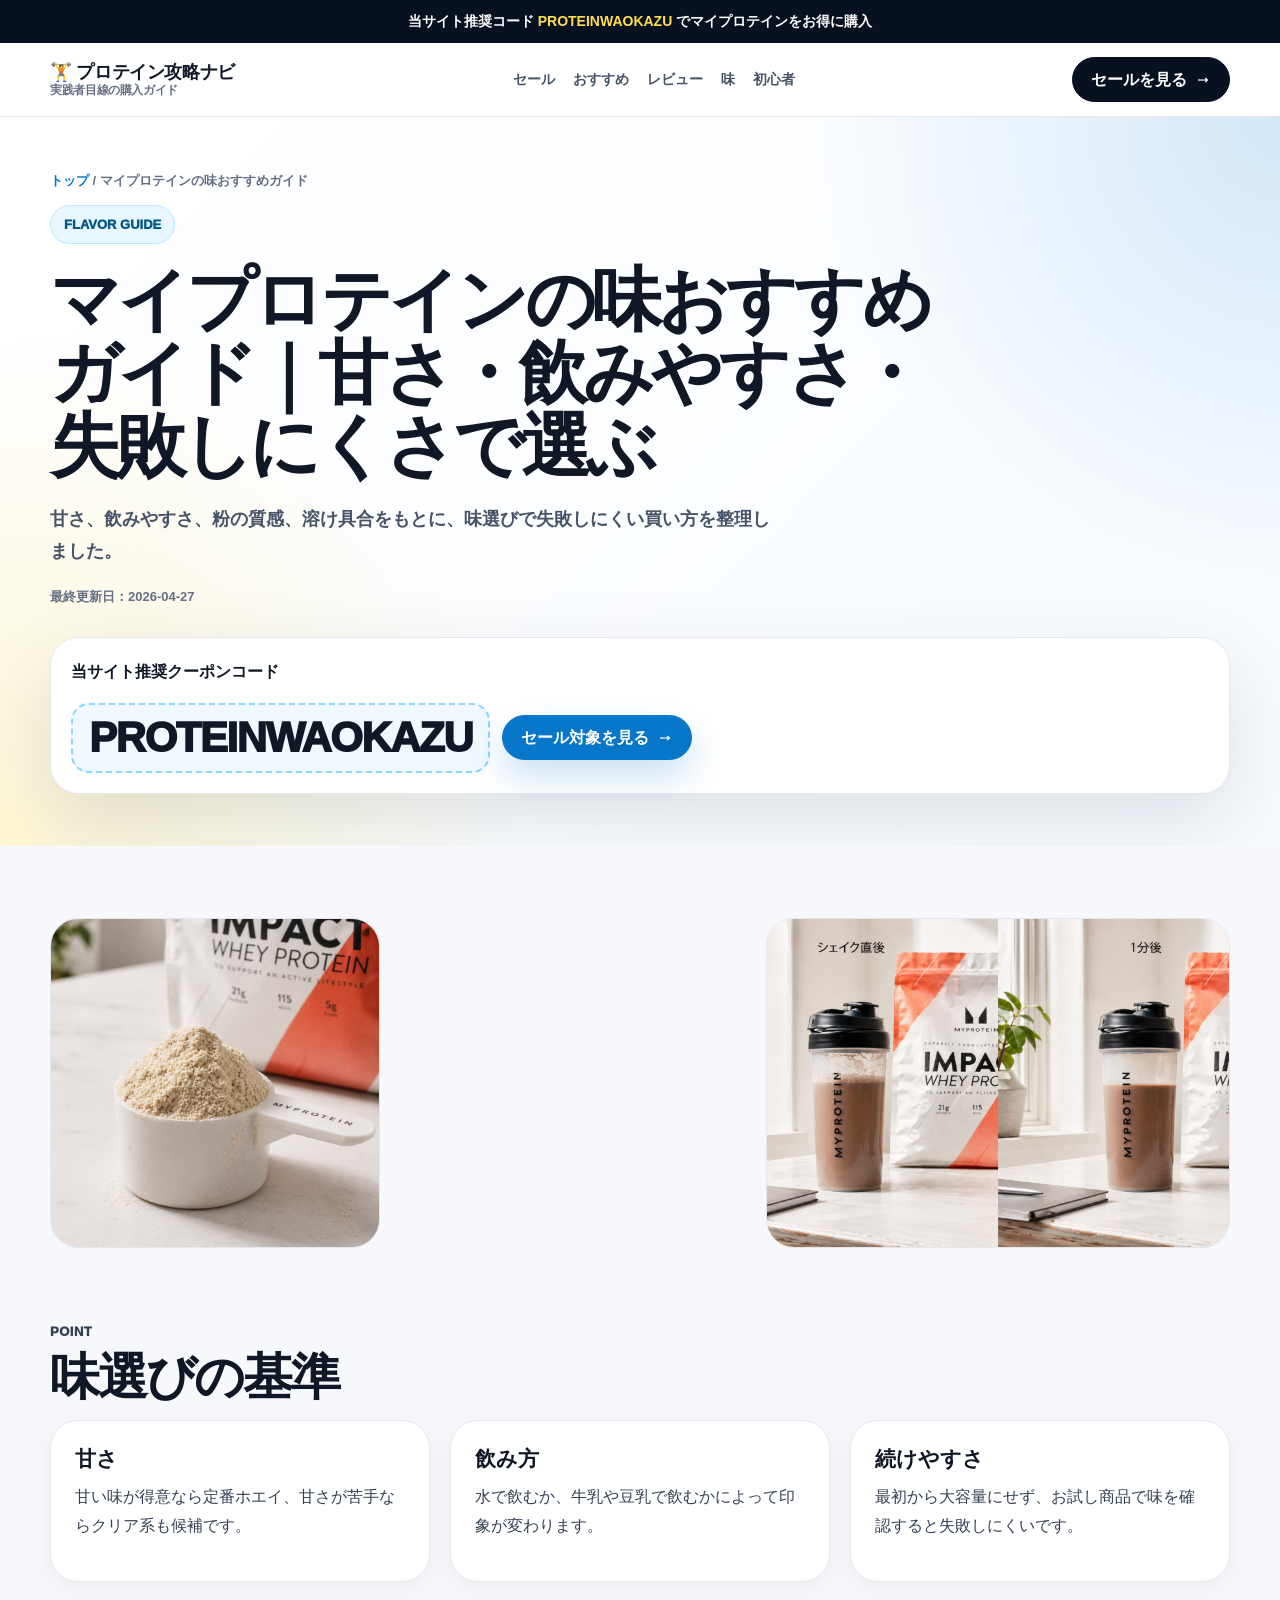
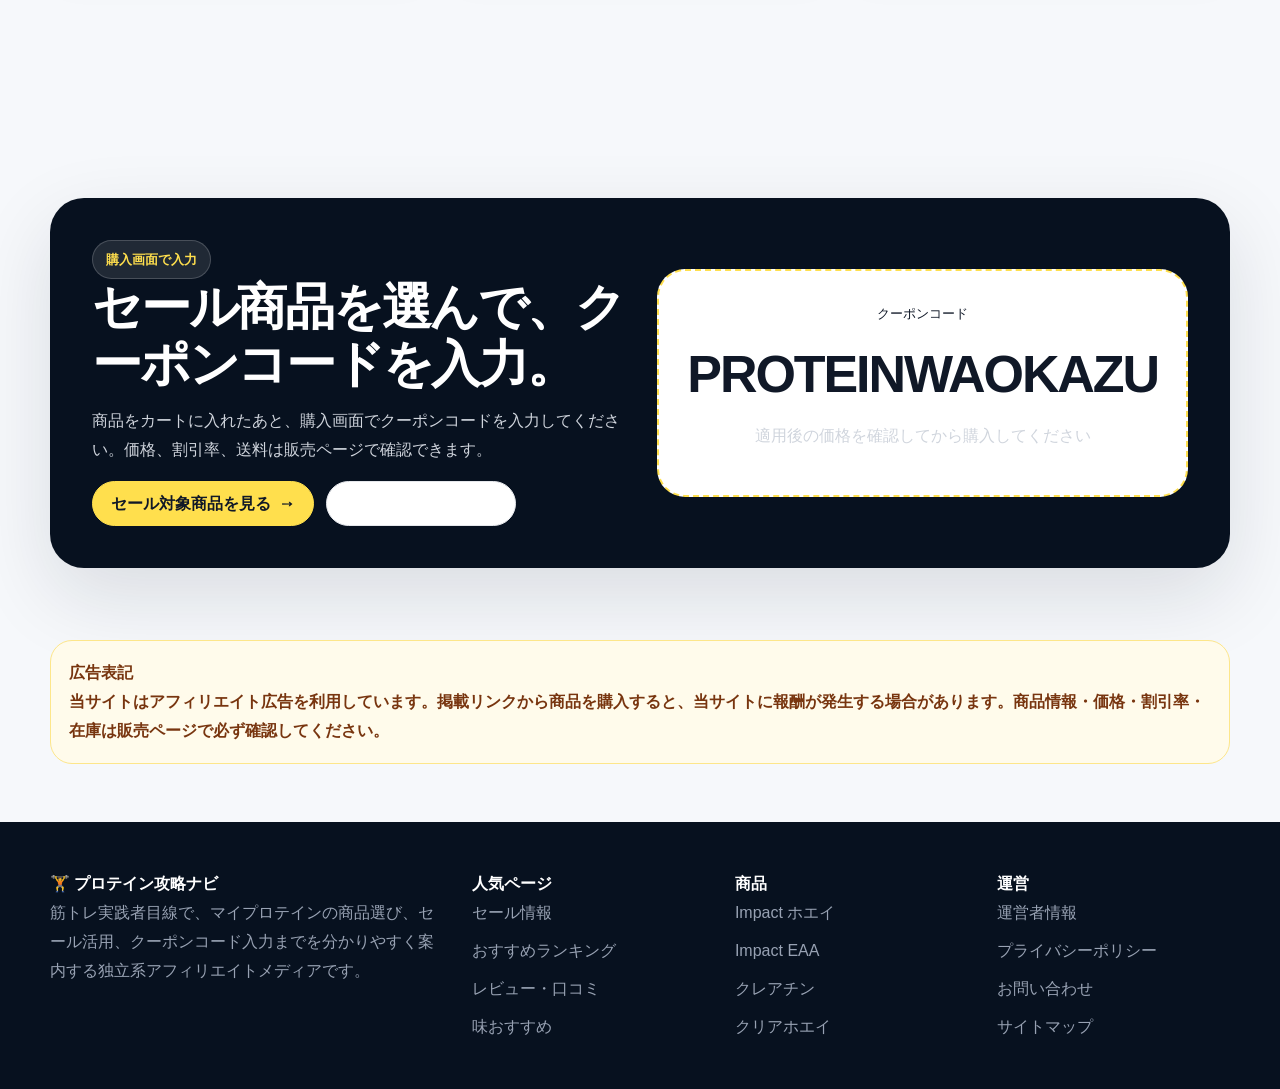
<file: myprotein-aji.html>
<!doctype html><html lang="ja"><head><meta charset="utf-8"><meta name="viewport" content="width=device-width,initial-scale=1"><title>マイプロテインの味おすすめガイド｜甘さ・飲みやすさ・失敗しにくさで選ぶ</title><meta name="description" content="甘さ、飲みやすさ、粉の質感、溶け具合をもとに、味選びで失敗しにくい買い方を整理しました。"><meta name="robots" content="index,follow"><link rel="canonical" href="https://machonaengineer.github.io/myprotein-site/myprotein-aji.html"><link rel="stylesheet" href="style.css"><meta property="og:type" content="article"><meta property="og:title" content="マイプロテインの味おすすめガイド｜甘さ・飲みやすさ・失敗しにくさで選ぶ"><meta property="og:description" content="甘さ、飲みやすさ、粉の質感、溶け具合をもとに、味選びで失敗しにくい買い方を整理しました。"><meta property="og:url" content="https://machonaengineer.github.io/myprotein-site/myprotein-aji.html"><meta property="og:image" content="https://machonaengineer.github.io/myprotein-site/images/hero-products.jpg"><meta property="og:locale" content="ja_JP"></head><body><div class="topbar">当サイト推奨コード <b>PROTEINWAOKAZU</b> でマイプロテインをお得に購入</div><header class="header"><div class="container header-inner"><a class="logo" href="index.html">🏋️ プロテイン攻略ナビ<small>実践者目線の購入ガイド</small></a><nav class="nav"><a href="myprotein-sale.html">セール</a><a href="myprotein-osusume.html">おすすめ</a><a href="myprotein-review.html">レビュー</a><a href="myprotein-aji.html">味</a><a href="myprotein-shoshinsha.html">初心者</a></nav><a class="btn btn-dark" href="https://creatorlink.shop/4bMhStB" target="_blank" rel="sponsored nofollow noopener noreferrer">セールを見る<span>→</span></a></div></header><main><section class="hero simple-hero"><div class="container hero-grid"><div><div class="breadcrumb"><a href="index.html">トップ</a> / マイプロテインの味おすすめガイド</div><span class="badge">FLAVOR GUIDE</span><h1>マイプロテインの味おすすめガイド｜甘さ・飲みやすさ・失敗しにくさで選ぶ</h1><p class="lead">甘さ、飲みやすさ、粉の質感、溶け具合をもとに、味選びで失敗しにくい買い方を整理しました。</p><p class="updated">最終更新日：2026-04-27</p><div class="coupon-box"><p><b>当サイト推奨クーポンコード</b></p><div class="row"><span class="coupon-code">PROTEINWAOKAZU</span><a class="btn btn-primary" href="https://creatorlink.shop/4bMhStB" target="_blank" rel="sponsored nofollow noopener noreferrer">セール対象を見る<span>→</span></a></div></div></div></div></section><section class="section article"><div class="container"><div class="photo-strip"><img src="images/scoop-closeup.jpg"><img src="images/dissolve-test.jpg"></div><section class="section"><p class="eyebrow">POINT</p><h2>味選びの基準</h2><div class="grid3"><article class="card pad"><h3>甘さ</h3><p>甘い味が得意なら定番ホエイ、甘さが苦手ならクリア系も候補です。</p></article><article class="card pad"><h3>飲み方</h3><p>水で飲むか、牛乳や豆乳で飲むかによって印象が変わります。</p></article><article class="card pad"><h3>続けやすさ</h3><p>最初から大容量にせず、お試し商品で味を確認すると失敗しにくいです。</p></article></div></section></div></section><section class="section"><div class="container"><div class="coupon-panel"><div><span class="badge" style="background:rgba(255,255,255,.1);color:#ffdf4d;border-color:rgba(255,255,255,.18)">購入画面で入力</span><h2>セール商品を選んで、クーポンコードを入力。</h2><p>商品をカートに入れたあと、購入画面でクーポンコードを入力してください。価格、割引率、送料は販売ページで確認できます。</p><div class="row"><a class="btn btn-yellow" href="https://creatorlink.shop/4bMhStB" target="_blank" rel="sponsored nofollow noopener noreferrer">セール対象商品を見る<span>→</span></a><a class="btn" href="https://creatorlink.shop/4qFtZgW" target="_blank" rel="sponsored nofollow noopener noreferrer">公式サイトを見る<span>→</span></a></div></div><div class="big-code"><small>クーポンコード</small><br><b>PROTEINWAOKAZU</b><p class="muted">適用後の価格を確認してから購入してください</p></div></div></div></section><section class="container" style="padding-bottom:58px"><div class="notice"><b>広告表記</b><br>当サイトはアフィリエイト広告を利用しています。掲載リンクから商品を購入すると、当サイトに報酬が発生する場合があります。商品情報・価格・割引率・在庫は販売ページで必ず確認してください。</div></section></main><footer class="footer"><div class="container footer-grid"><div><b>🏋️ プロテイン攻略ナビ</b><p>筋トレ実践者目線で、マイプロテインの商品選び、セール活用、クーポンコード入力までを分かりやすく案内する独立系アフィリエイトメディアです。</p></div><div><b>人気ページ</b><div class="links"><a href="myprotein-sale.html">セール情報</a><a href="myprotein-osusume.html">おすすめランキング</a><a href="myprotein-review.html">レビュー・口コミ</a><a href="myprotein-aji.html">味おすすめ</a></div></div><div><b>商品</b><div class="links"><a href="https://creatorlink.shop/45s57kc" target="_blank" rel="sponsored nofollow noopener noreferrer">Impact ホエイ</a><a href="https://creatorlink.shop/4rfrOk5" target="_blank" rel="sponsored nofollow noopener noreferrer">Impact EAA</a><a href="https://creatorlink.shop/42Cf6Bn" target="_blank" rel="sponsored nofollow noopener noreferrer">クレアチン</a><a href="https://creatorlink.shop/4tE9Wku" target="_blank" rel="sponsored nofollow noopener noreferrer">クリアホエイ</a></div></div><div><b>運営</b><div class="links"><a href="profile.html">運営者情報</a><a href="privacy.html">プライバシーポリシー</a><a href="contact.html">お問い合わせ</a><a href="sitemap.xml">サイトマップ</a></div></div></div></footer></body></html>
</file>
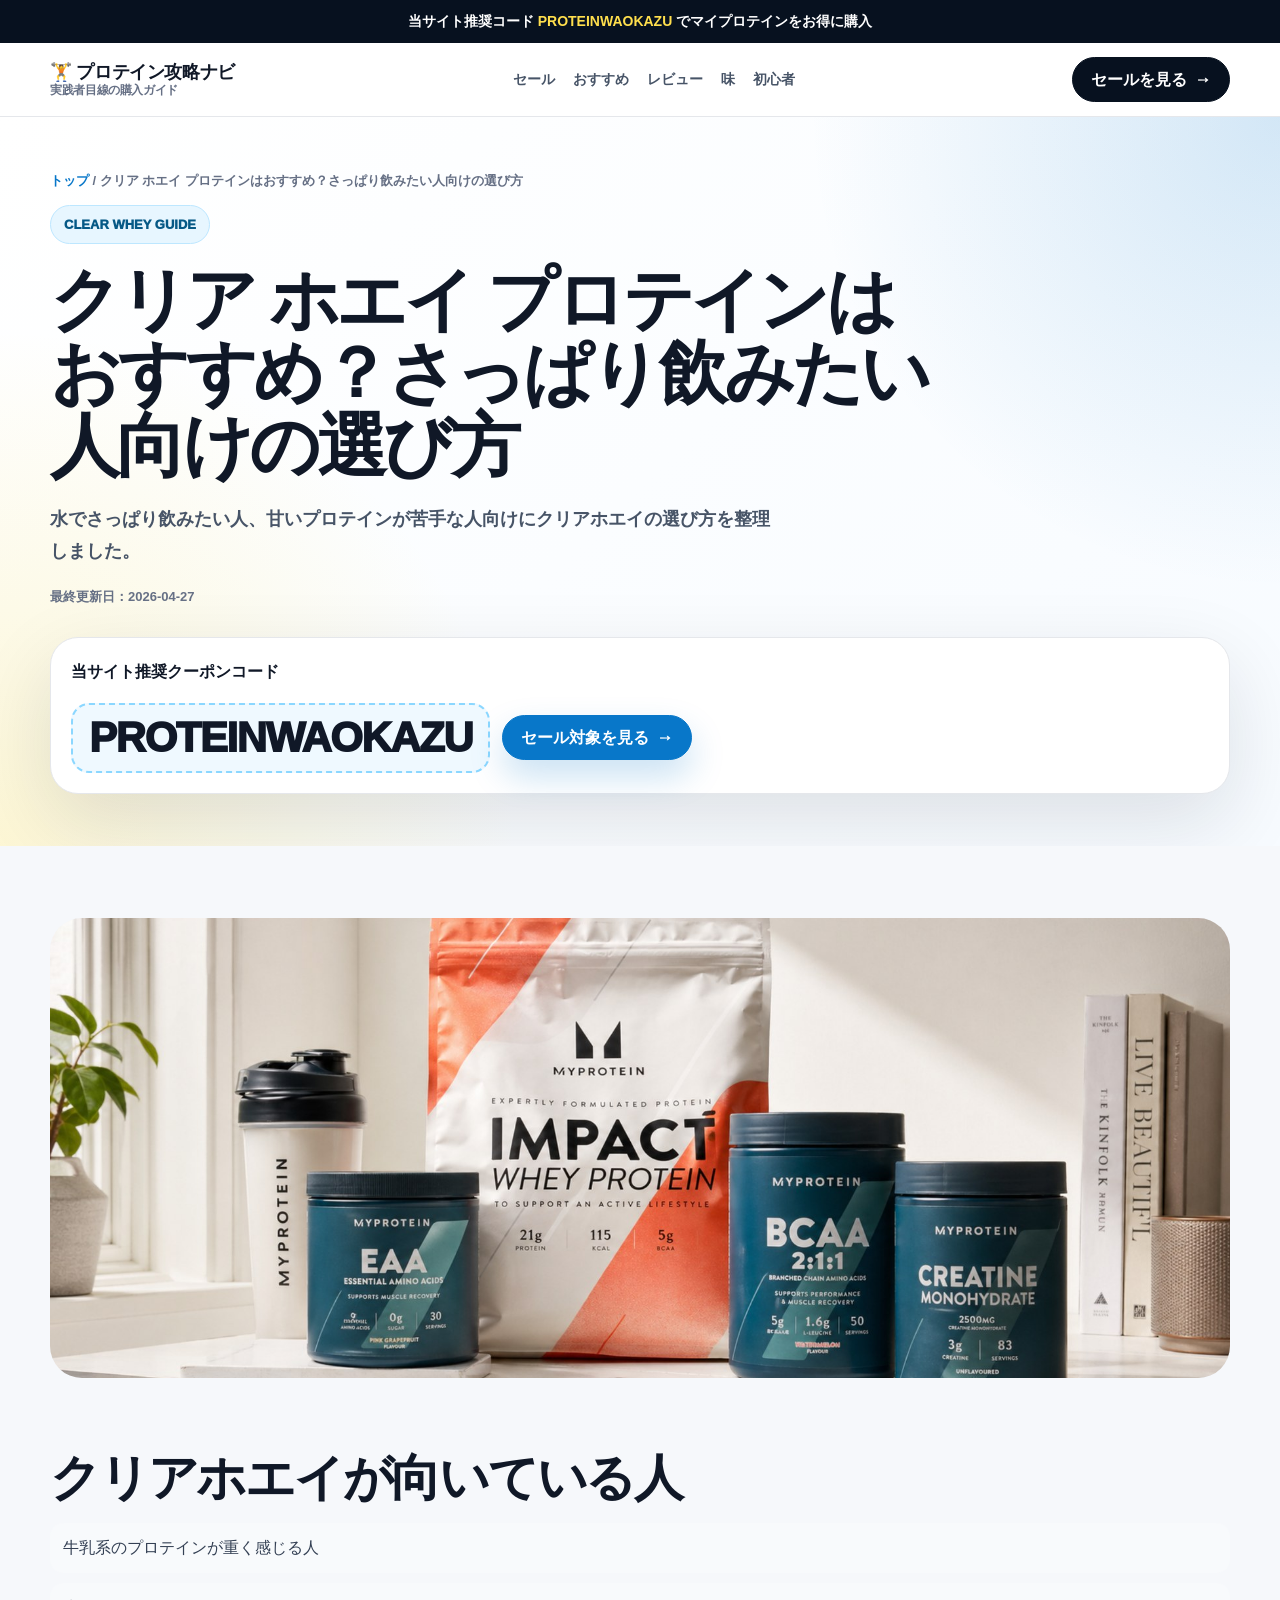
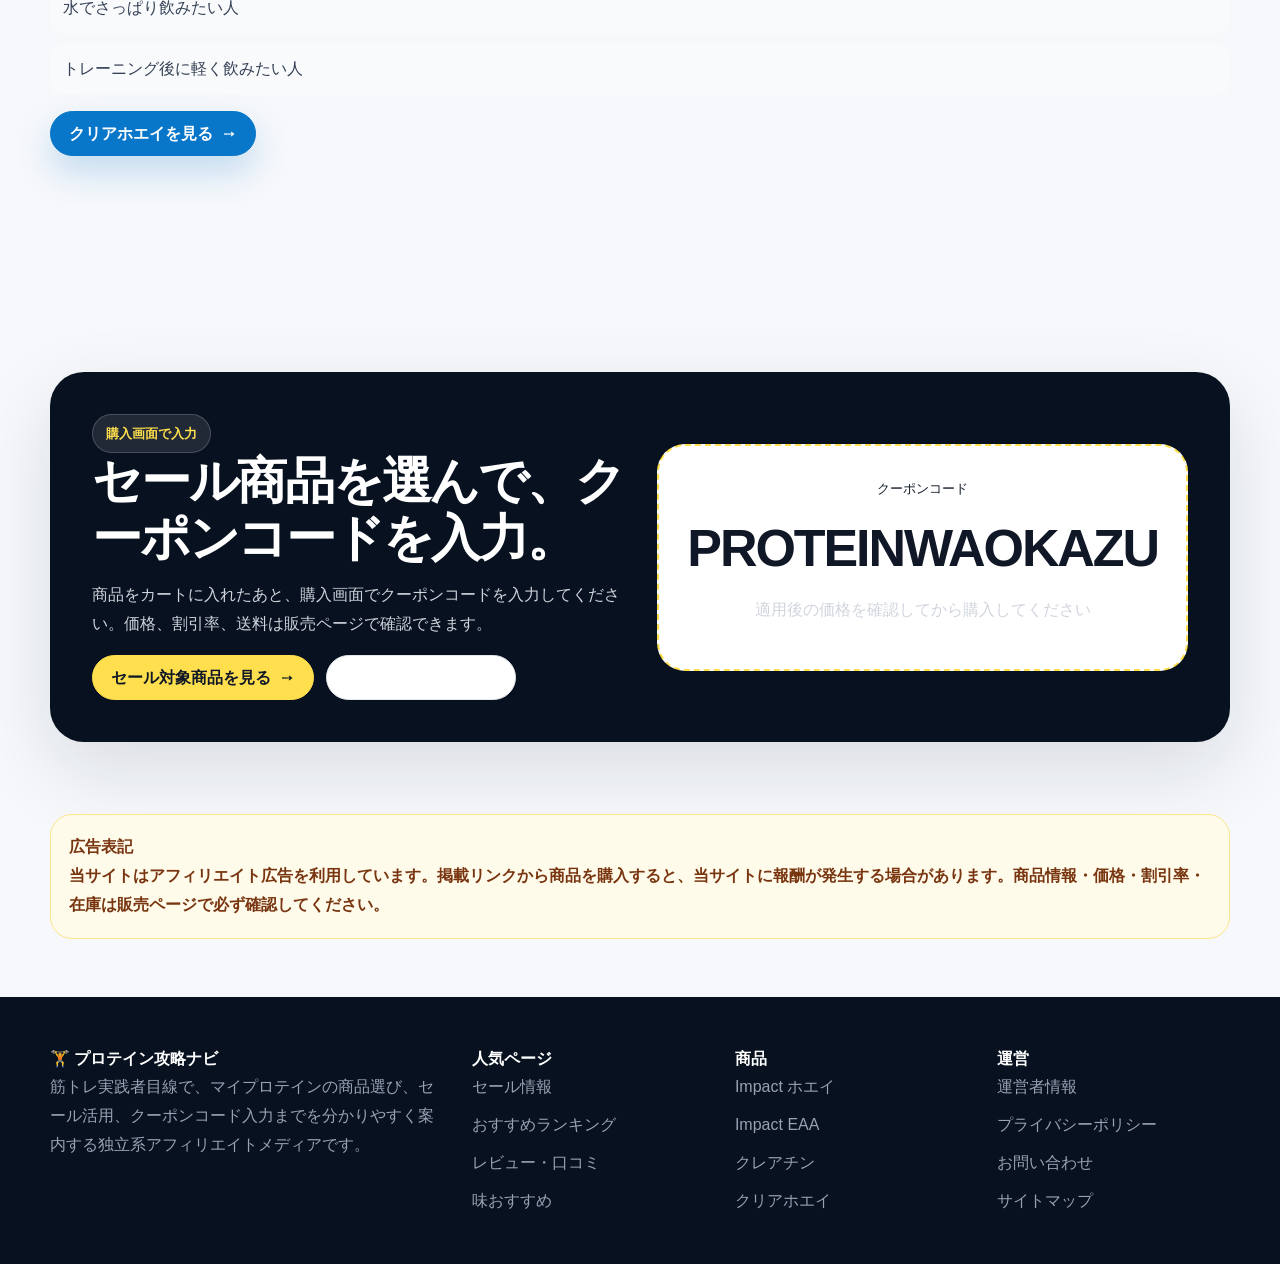
<file: myprotein-clear-whey.html>
<!doctype html><html lang="ja"><head><meta charset="utf-8"><meta name="viewport" content="width=device-width,initial-scale=1"><title>クリア ホエイ プロテインはおすすめ？さっぱり飲みたい人向けの選び方</title><meta name="description" content="水でさっぱり飲みたい人、甘いプロテインが苦手な人向けにクリアホエイの選び方を整理しました。"><meta name="robots" content="index,follow"><link rel="canonical" href="https://machonaengineer.github.io/myprotein-site/myprotein-clear-whey.html"><link rel="stylesheet" href="style.css"><meta property="og:type" content="article"><meta property="og:title" content="クリア ホエイ プロテインはおすすめ？さっぱり飲みたい人向けの選び方"><meta property="og:description" content="水でさっぱり飲みたい人、甘いプロテインが苦手な人向けにクリアホエイの選び方を整理しました。"><meta property="og:url" content="https://machonaengineer.github.io/myprotein-site/myprotein-clear-whey.html"><meta property="og:image" content="https://machonaengineer.github.io/myprotein-site/images/hero-products.jpg"><meta property="og:locale" content="ja_JP"></head><body><div class="topbar">当サイト推奨コード <b>PROTEINWAOKAZU</b> でマイプロテインをお得に購入</div><header class="header"><div class="container header-inner"><a class="logo" href="index.html">🏋️ プロテイン攻略ナビ<small>実践者目線の購入ガイド</small></a><nav class="nav"><a href="myprotein-sale.html">セール</a><a href="myprotein-osusume.html">おすすめ</a><a href="myprotein-review.html">レビュー</a><a href="myprotein-aji.html">味</a><a href="myprotein-shoshinsha.html">初心者</a></nav><a class="btn btn-dark" href="https://creatorlink.shop/4bMhStB" target="_blank" rel="sponsored nofollow noopener noreferrer">セールを見る<span>→</span></a></div></header><main><section class="hero simple-hero"><div class="container hero-grid"><div><div class="breadcrumb"><a href="index.html">トップ</a> / クリア ホエイ プロテインはおすすめ？さっぱり飲みたい人向けの選び方</div><span class="badge">CLEAR WHEY GUIDE</span><h1>クリア ホエイ プロテインはおすすめ？さっぱり飲みたい人向けの選び方</h1><p class="lead">水でさっぱり飲みたい人、甘いプロテインが苦手な人向けにクリアホエイの選び方を整理しました。</p><p class="updated">最終更新日：2026-04-27</p><div class="coupon-box"><p><b>当サイト推奨クーポンコード</b></p><div class="row"><span class="coupon-code">PROTEINWAOKAZU</span><a class="btn btn-primary" href="https://creatorlink.shop/4bMhStB" target="_blank" rel="sponsored nofollow noopener noreferrer">セール対象を見る<span>→</span></a></div></div></div></div></section><section class="section article"><div class="container"><img class="card-img tall" style="border-radius:32px;height:min(42vw,460px);width:100%;object-fit:cover" src="images/hero-products.jpg"><section class="section"><h2>クリアホエイが向いている人</h2><ul class="checklist"><li>牛乳系のプロテインが重く感じる人</li><li>水でさっぱり飲みたい人</li><li>トレーニング後に軽く飲みたい人</li></ul><a class="btn btn-primary" href="https://creatorlink.shop/4tE9Wku" target="_blank" rel="sponsored nofollow noopener noreferrer">クリアホエイを見る<span>→</span></a></section></div></section><section class="section"><div class="container"><div class="coupon-panel"><div><span class="badge" style="background:rgba(255,255,255,.1);color:#ffdf4d;border-color:rgba(255,255,255,.18)">購入画面で入力</span><h2>セール商品を選んで、クーポンコードを入力。</h2><p>商品をカートに入れたあと、購入画面でクーポンコードを入力してください。価格、割引率、送料は販売ページで確認できます。</p><div class="row"><a class="btn btn-yellow" href="https://creatorlink.shop/4bMhStB" target="_blank" rel="sponsored nofollow noopener noreferrer">セール対象商品を見る<span>→</span></a><a class="btn" href="https://creatorlink.shop/4qFtZgW" target="_blank" rel="sponsored nofollow noopener noreferrer">公式サイトを見る<span>→</span></a></div></div><div class="big-code"><small>クーポンコード</small><br><b>PROTEINWAOKAZU</b><p class="muted">適用後の価格を確認してから購入してください</p></div></div></div></section><section class="container" style="padding-bottom:58px"><div class="notice"><b>広告表記</b><br>当サイトはアフィリエイト広告を利用しています。掲載リンクから商品を購入すると、当サイトに報酬が発生する場合があります。商品情報・価格・割引率・在庫は販売ページで必ず確認してください。</div></section></main><footer class="footer"><div class="container footer-grid"><div><b>🏋️ プロテイン攻略ナビ</b><p>筋トレ実践者目線で、マイプロテインの商品選び、セール活用、クーポンコード入力までを分かりやすく案内する独立系アフィリエイトメディアです。</p></div><div><b>人気ページ</b><div class="links"><a href="myprotein-sale.html">セール情報</a><a href="myprotein-osusume.html">おすすめランキング</a><a href="myprotein-review.html">レビュー・口コミ</a><a href="myprotein-aji.html">味おすすめ</a></div></div><div><b>商品</b><div class="links"><a href="https://creatorlink.shop/45s57kc" target="_blank" rel="sponsored nofollow noopener noreferrer">Impact ホエイ</a><a href="https://creatorlink.shop/4rfrOk5" target="_blank" rel="sponsored nofollow noopener noreferrer">Impact EAA</a><a href="https://creatorlink.shop/42Cf6Bn" target="_blank" rel="sponsored nofollow noopener noreferrer">クレアチン</a><a href="https://creatorlink.shop/4tE9Wku" target="_blank" rel="sponsored nofollow noopener noreferrer">クリアホエイ</a></div></div><div><b>運営</b><div class="links"><a href="profile.html">運営者情報</a><a href="privacy.html">プライバシーポリシー</a><a href="contact.html">お問い合わせ</a><a href="sitemap.xml">サイトマップ</a></div></div></div></footer></body></html>
</file>
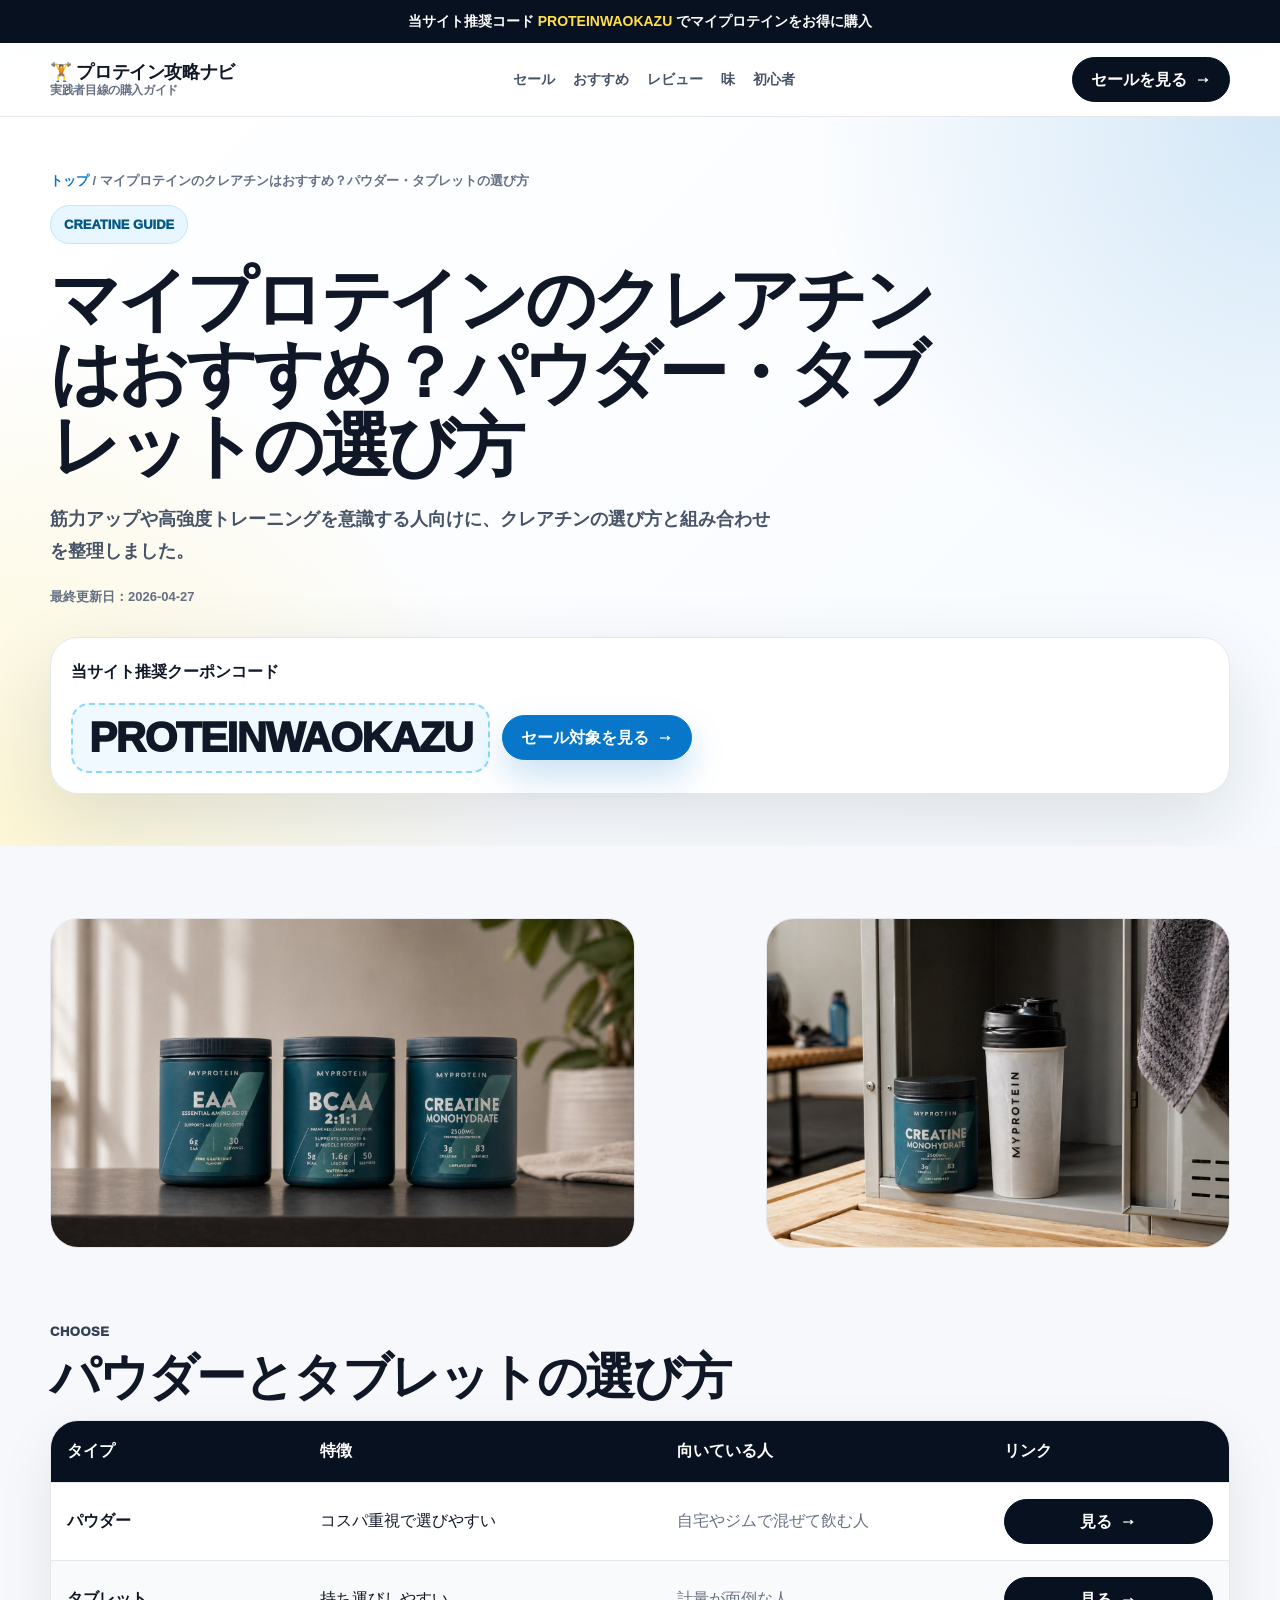
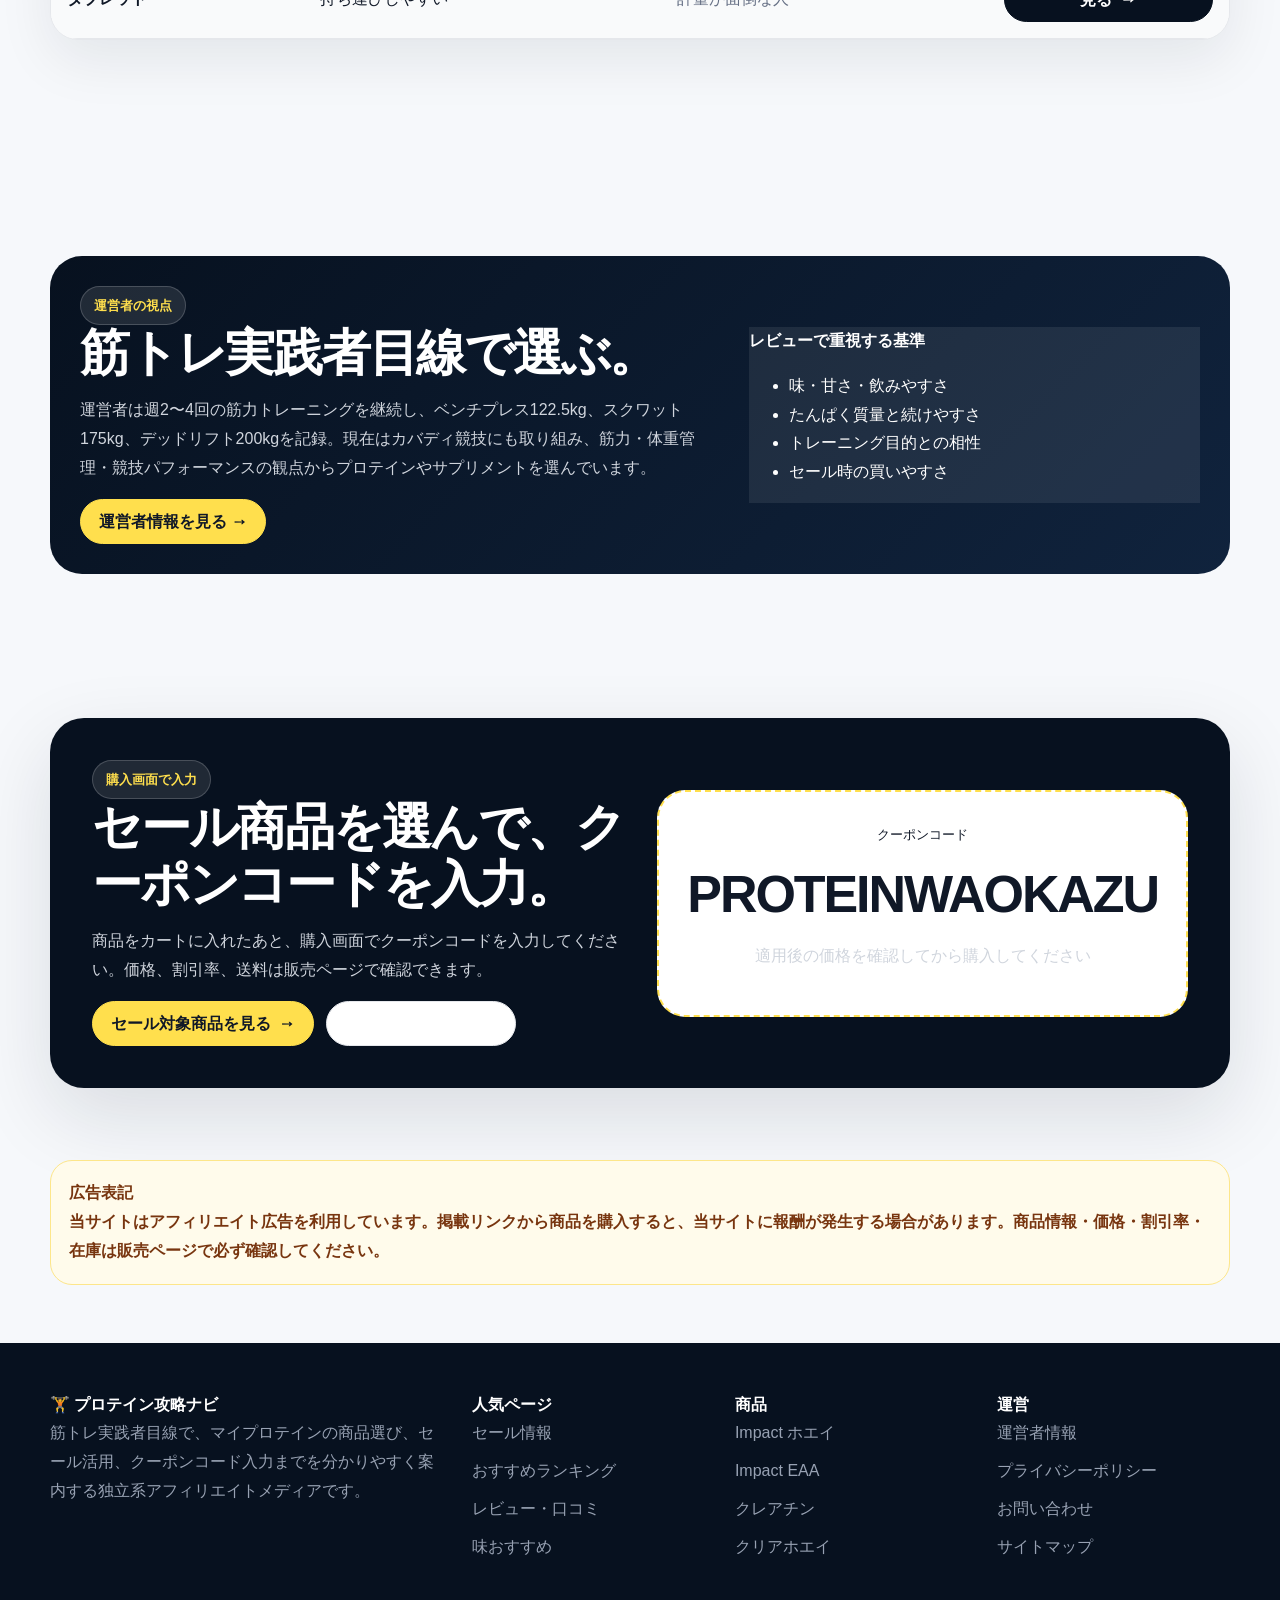
<file: myprotein-creatine.html>
<!doctype html><html lang="ja"><head><meta charset="utf-8"><meta name="viewport" content="width=device-width,initial-scale=1"><title>マイプロテインのクレアチンはおすすめ？パウダー・タブレットの選び方</title><meta name="description" content="筋力アップや高強度トレーニングを意識する人向けに、クレアチンの選び方と組み合わせを整理しました。"><meta name="robots" content="index,follow"><link rel="canonical" href="https://machonaengineer.github.io/myprotein-site/myprotein-creatine.html"><link rel="stylesheet" href="style.css"><meta property="og:type" content="article"><meta property="og:title" content="マイプロテインのクレアチンはおすすめ？パウダー・タブレットの選び方"><meta property="og:description" content="筋力アップや高強度トレーニングを意識する人向けに、クレアチンの選び方と組み合わせを整理しました。"><meta property="og:url" content="https://machonaengineer.github.io/myprotein-site/myprotein-creatine.html"><meta property="og:image" content="https://machonaengineer.github.io/myprotein-site/images/hero-products.jpg"><meta property="og:locale" content="ja_JP"></head><body><div class="topbar">当サイト推奨コード <b>PROTEINWAOKAZU</b> でマイプロテインをお得に購入</div><header class="header"><div class="container header-inner"><a class="logo" href="index.html">🏋️ プロテイン攻略ナビ<small>実践者目線の購入ガイド</small></a><nav class="nav"><a href="myprotein-sale.html">セール</a><a href="myprotein-osusume.html">おすすめ</a><a href="myprotein-review.html">レビュー</a><a href="myprotein-aji.html">味</a><a href="myprotein-shoshinsha.html">初心者</a></nav><a class="btn btn-dark" href="https://creatorlink.shop/4bMhStB" target="_blank" rel="sponsored nofollow noopener noreferrer">セールを見る<span>→</span></a></div></header><main><section class="hero simple-hero"><div class="container hero-grid"><div><div class="breadcrumb"><a href="index.html">トップ</a> / マイプロテインのクレアチンはおすすめ？パウダー・タブレットの選び方</div><span class="badge">CREATINE GUIDE</span><h1>マイプロテインのクレアチンはおすすめ？パウダー・タブレットの選び方</h1><p class="lead">筋力アップや高強度トレーニングを意識する人向けに、クレアチンの選び方と組み合わせを整理しました。</p><p class="updated">最終更新日：2026-04-27</p><div class="coupon-box"><p><b>当サイト推奨クーポンコード</b></p><div class="row"><span class="coupon-code">PROTEINWAOKAZU</span><a class="btn btn-primary" href="https://creatorlink.shop/4bMhStB" target="_blank" rel="sponsored nofollow noopener noreferrer">セール対象を見る<span>→</span></a></div></div></div></div></section><section class="section article"><div class="container"><div class="photo-strip"><img src="images/eaa-bcaa-creatine.jpg"><img src="images/locker-creatine.jpg"></div><section class="section"><p class="eyebrow">CHOOSE</p><h2>パウダーとタブレットの選び方</h2><div class="table"><div class="tr head"><div>タイプ</div><div>特徴</div><div>向いている人</div><div>リンク</div></div><div class="tr"><b>パウダー</b><div>コスパ重視で選びやすい</div><div class="muted">自宅やジムで混ぜて飲む人</div><a class="btn btn-dark" href="https://creatorlink.shop/42Cf6Bn" target="_blank" rel="sponsored nofollow noopener noreferrer">見る<span>→</span></a></div><div class="tr"><b>タブレット</b><div>持ち運びしやすい</div><div class="muted">計量が面倒な人</div><a class="btn btn-dark" href="https://creatorlink.shop/4bexaHB" target="_blank" rel="sponsored nofollow noopener noreferrer">見る<span>→</span></a></div></div></section></div></section><section class="section"><div class="container"><div class="profile"><div><span class="badge" style="background:rgba(255,255,255,.1);color:#ffdf4d;border-color:rgba(255,255,255,.18)">運営者の視点</span><h2>筋トレ実践者目線で選ぶ。</h2><p>運営者は週2〜4回の筋力トレーニングを継続し、ベンチプレス122.5kg、スクワット175kg、デッドリフト200kgを記録。現在はカバディ競技にも取り組み、筋力・体重管理・競技パフォーマンスの観点からプロテインやサプリメントを選んでいます。</p><a class="btn btn-yellow" href="profile.html">運営者情報を見る →</a></div><div class="soft" style="background:rgba(255,255,255,.08);color:#fff"><b>レビューで重視する基準</b><ul><li>味・甘さ・飲みやすさ</li><li>たんぱく質量と続けやすさ</li><li>トレーニング目的との相性</li><li>セール時の買いやすさ</li></ul></div></div></div></section><section class="section"><div class="container"><div class="coupon-panel"><div><span class="badge" style="background:rgba(255,255,255,.1);color:#ffdf4d;border-color:rgba(255,255,255,.18)">購入画面で入力</span><h2>セール商品を選んで、クーポンコードを入力。</h2><p>商品をカートに入れたあと、購入画面でクーポンコードを入力してください。価格、割引率、送料は販売ページで確認できます。</p><div class="row"><a class="btn btn-yellow" href="https://creatorlink.shop/4bMhStB" target="_blank" rel="sponsored nofollow noopener noreferrer">セール対象商品を見る<span>→</span></a><a class="btn" href="https://creatorlink.shop/4qFtZgW" target="_blank" rel="sponsored nofollow noopener noreferrer">公式サイトを見る<span>→</span></a></div></div><div class="big-code"><small>クーポンコード</small><br><b>PROTEINWAOKAZU</b><p class="muted">適用後の価格を確認してから購入してください</p></div></div></div></section><section class="container" style="padding-bottom:58px"><div class="notice"><b>広告表記</b><br>当サイトはアフィリエイト広告を利用しています。掲載リンクから商品を購入すると、当サイトに報酬が発生する場合があります。商品情報・価格・割引率・在庫は販売ページで必ず確認してください。</div></section></main><footer class="footer"><div class="container footer-grid"><div><b>🏋️ プロテイン攻略ナビ</b><p>筋トレ実践者目線で、マイプロテインの商品選び、セール活用、クーポンコード入力までを分かりやすく案内する独立系アフィリエイトメディアです。</p></div><div><b>人気ページ</b><div class="links"><a href="myprotein-sale.html">セール情報</a><a href="myprotein-osusume.html">おすすめランキング</a><a href="myprotein-review.html">レビュー・口コミ</a><a href="myprotein-aji.html">味おすすめ</a></div></div><div><b>商品</b><div class="links"><a href="https://creatorlink.shop/45s57kc" target="_blank" rel="sponsored nofollow noopener noreferrer">Impact ホエイ</a><a href="https://creatorlink.shop/4rfrOk5" target="_blank" rel="sponsored nofollow noopener noreferrer">Impact EAA</a><a href="https://creatorlink.shop/42Cf6Bn" target="_blank" rel="sponsored nofollow noopener noreferrer">クレアチン</a><a href="https://creatorlink.shop/4tE9Wku" target="_blank" rel="sponsored nofollow noopener noreferrer">クリアホエイ</a></div></div><div><b>運営</b><div class="links"><a href="profile.html">運営者情報</a><a href="privacy.html">プライバシーポリシー</a><a href="contact.html">お問い合わせ</a><a href="sitemap.xml">サイトマップ</a></div></div></div></footer></body></html>
</file>
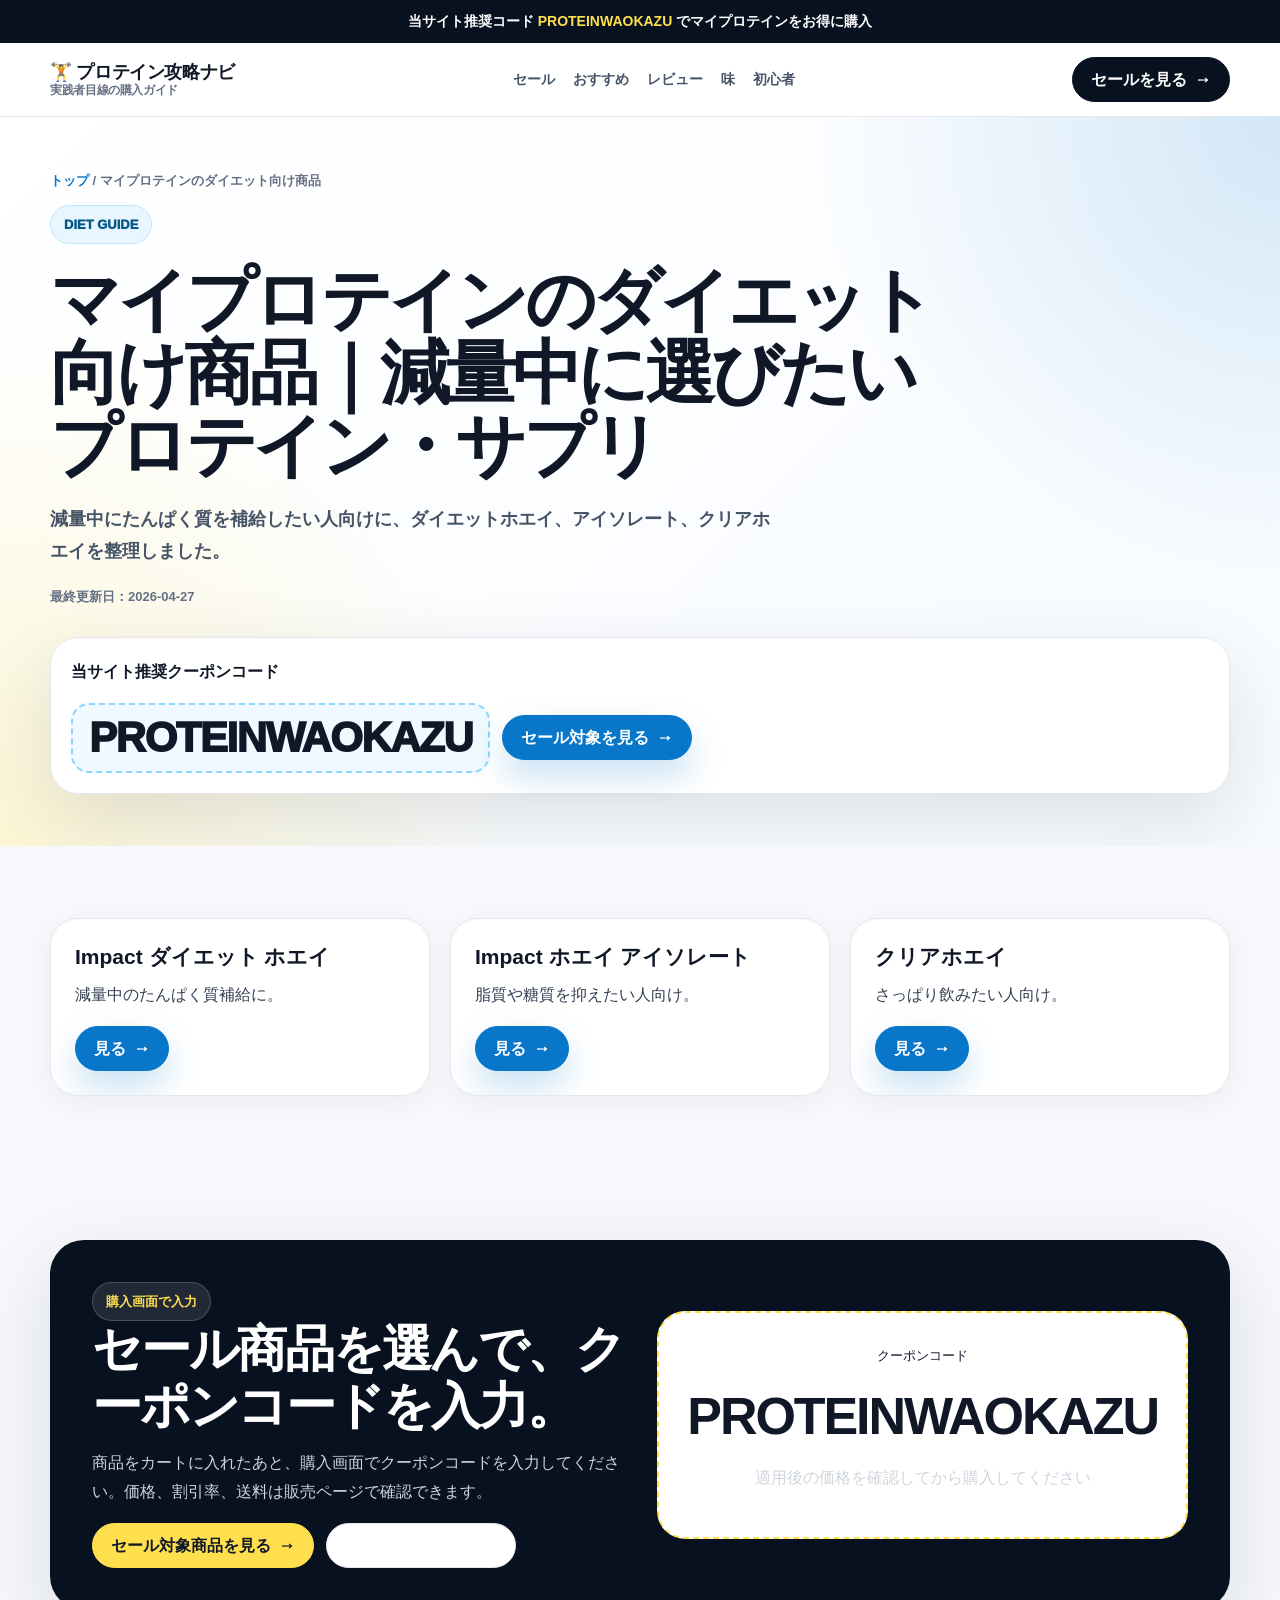
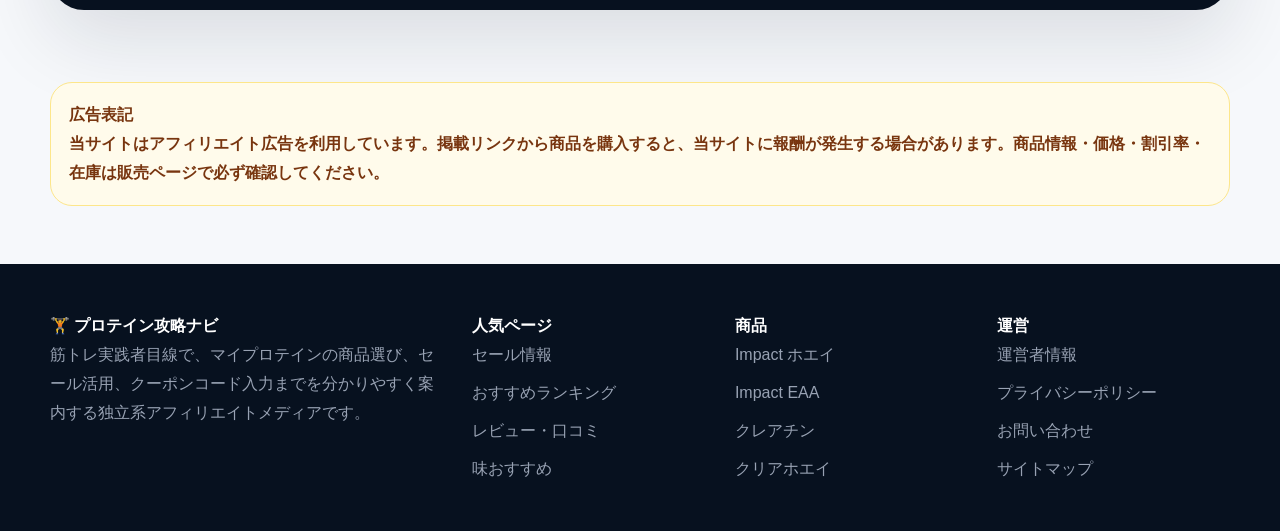
<file: myprotein-diet.html>
<!doctype html><html lang="ja"><head><meta charset="utf-8"><meta name="viewport" content="width=device-width,initial-scale=1"><title>マイプロテインのダイエット向け商品｜減量中に選びたいプロテイン・サプリ</title><meta name="description" content="減量中にたんぱく質を補給したい人向けに、ダイエットホエイ、アイソレート、クリアホエイを整理しました。"><meta name="robots" content="index,follow"><link rel="canonical" href="https://machonaengineer.github.io/myprotein-site/myprotein-diet.html"><link rel="stylesheet" href="style.css"><meta property="og:type" content="article"><meta property="og:title" content="マイプロテインのダイエット向け商品｜減量中に選びたいプロテイン・サプリ"><meta property="og:description" content="減量中にたんぱく質を補給したい人向けに、ダイエットホエイ、アイソレート、クリアホエイを整理しました。"><meta property="og:url" content="https://machonaengineer.github.io/myprotein-site/myprotein-diet.html"><meta property="og:image" content="https://machonaengineer.github.io/myprotein-site/images/hero-products.jpg"><meta property="og:locale" content="ja_JP"></head><body><div class="topbar">当サイト推奨コード <b>PROTEINWAOKAZU</b> でマイプロテインをお得に購入</div><header class="header"><div class="container header-inner"><a class="logo" href="index.html">🏋️ プロテイン攻略ナビ<small>実践者目線の購入ガイド</small></a><nav class="nav"><a href="myprotein-sale.html">セール</a><a href="myprotein-osusume.html">おすすめ</a><a href="myprotein-review.html">レビュー</a><a href="myprotein-aji.html">味</a><a href="myprotein-shoshinsha.html">初心者</a></nav><a class="btn btn-dark" href="https://creatorlink.shop/4bMhStB" target="_blank" rel="sponsored nofollow noopener noreferrer">セールを見る<span>→</span></a></div></header><main><section class="hero simple-hero"><div class="container hero-grid"><div><div class="breadcrumb"><a href="index.html">トップ</a> / マイプロテインのダイエット向け商品</div><span class="badge">DIET GUIDE</span><h1>マイプロテインのダイエット向け商品｜減量中に選びたいプロテイン・サプリ</h1><p class="lead">減量中にたんぱく質を補給したい人向けに、ダイエットホエイ、アイソレート、クリアホエイを整理しました。</p><p class="updated">最終更新日：2026-04-27</p><div class="coupon-box"><p><b>当サイト推奨クーポンコード</b></p><div class="row"><span class="coupon-code">PROTEINWAOKAZU</span><a class="btn btn-primary" href="https://creatorlink.shop/4bMhStB" target="_blank" rel="sponsored nofollow noopener noreferrer">セール対象を見る<span>→</span></a></div></div></div></div></section><section class="section article"><div class="container"><div class="grid3"><article class="card pad"><h3>Impact ダイエット ホエイ</h3><p>減量中のたんぱく質補給に。</p><a class="btn btn-primary" href="https://creatorlink.shop/3NzDlfB" target="_blank" rel="sponsored nofollow noopener noreferrer">見る<span>→</span></a></article><article class="card pad"><h3>Impact ホエイ アイソレート</h3><p>脂質や糖質を抑えたい人向け。</p><a class="btn btn-primary" href="https://creatorlink.shop/49exbt1" target="_blank" rel="sponsored nofollow noopener noreferrer">見る<span>→</span></a></article><article class="card pad"><h3>クリアホエイ</h3><p>さっぱり飲みたい人向け。</p><a class="btn btn-primary" href="https://creatorlink.shop/4tE9Wku" target="_blank" rel="sponsored nofollow noopener noreferrer">見る<span>→</span></a></article></div></div></section><section class="section"><div class="container"><div class="coupon-panel"><div><span class="badge" style="background:rgba(255,255,255,.1);color:#ffdf4d;border-color:rgba(255,255,255,.18)">購入画面で入力</span><h2>セール商品を選んで、クーポンコードを入力。</h2><p>商品をカートに入れたあと、購入画面でクーポンコードを入力してください。価格、割引率、送料は販売ページで確認できます。</p><div class="row"><a class="btn btn-yellow" href="https://creatorlink.shop/4bMhStB" target="_blank" rel="sponsored nofollow noopener noreferrer">セール対象商品を見る<span>→</span></a><a class="btn" href="https://creatorlink.shop/4qFtZgW" target="_blank" rel="sponsored nofollow noopener noreferrer">公式サイトを見る<span>→</span></a></div></div><div class="big-code"><small>クーポンコード</small><br><b>PROTEINWAOKAZU</b><p class="muted">適用後の価格を確認してから購入してください</p></div></div></div></section><section class="container" style="padding-bottom:58px"><div class="notice"><b>広告表記</b><br>当サイトはアフィリエイト広告を利用しています。掲載リンクから商品を購入すると、当サイトに報酬が発生する場合があります。商品情報・価格・割引率・在庫は販売ページで必ず確認してください。</div></section></main><footer class="footer"><div class="container footer-grid"><div><b>🏋️ プロテイン攻略ナビ</b><p>筋トレ実践者目線で、マイプロテインの商品選び、セール活用、クーポンコード入力までを分かりやすく案内する独立系アフィリエイトメディアです。</p></div><div><b>人気ページ</b><div class="links"><a href="myprotein-sale.html">セール情報</a><a href="myprotein-osusume.html">おすすめランキング</a><a href="myprotein-review.html">レビュー・口コミ</a><a href="myprotein-aji.html">味おすすめ</a></div></div><div><b>商品</b><div class="links"><a href="https://creatorlink.shop/45s57kc" target="_blank" rel="sponsored nofollow noopener noreferrer">Impact ホエイ</a><a href="https://creatorlink.shop/4rfrOk5" target="_blank" rel="sponsored nofollow noopener noreferrer">Impact EAA</a><a href="https://creatorlink.shop/42Cf6Bn" target="_blank" rel="sponsored nofollow noopener noreferrer">クレアチン</a><a href="https://creatorlink.shop/4tE9Wku" target="_blank" rel="sponsored nofollow noopener noreferrer">クリアホエイ</a></div></div><div><b>運営</b><div class="links"><a href="profile.html">運営者情報</a><a href="privacy.html">プライバシーポリシー</a><a href="contact.html">お問い合わせ</a><a href="sitemap.xml">サイトマップ</a></div></div></div></footer></body></html>
</file>
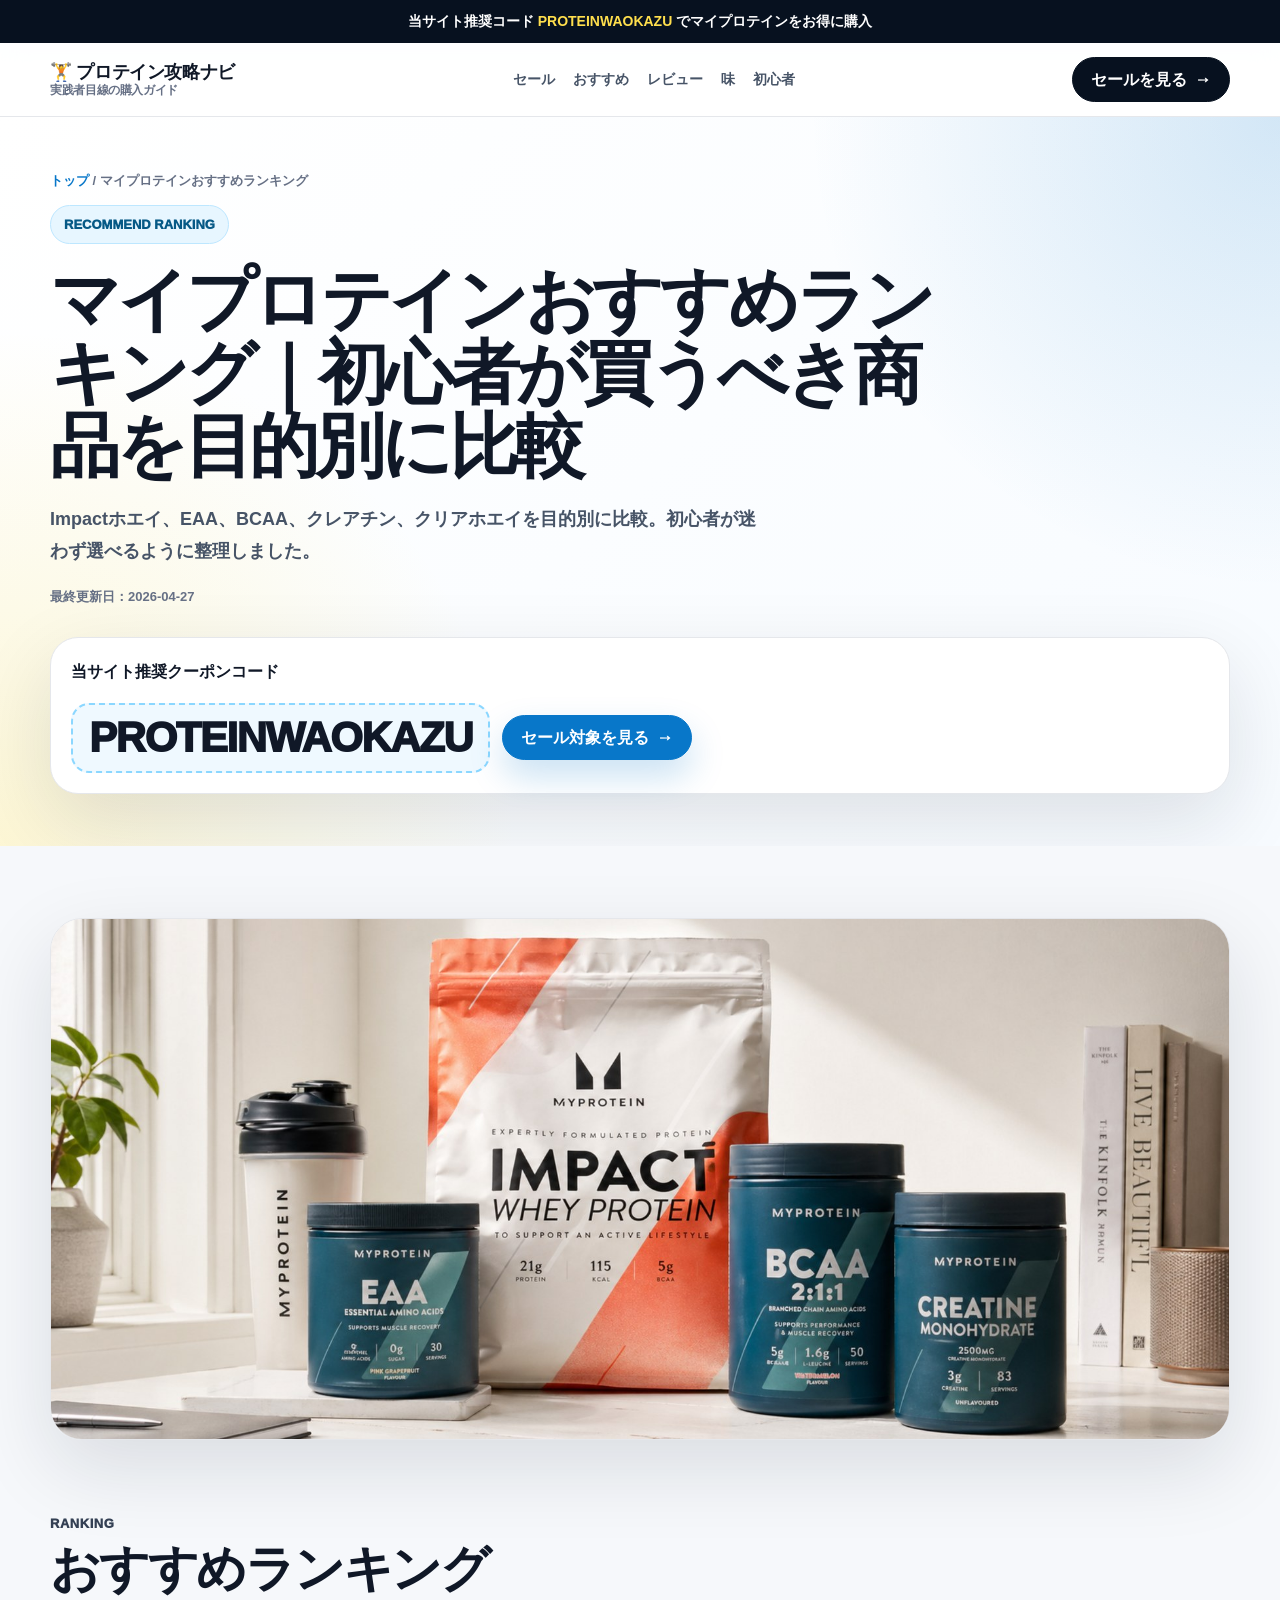
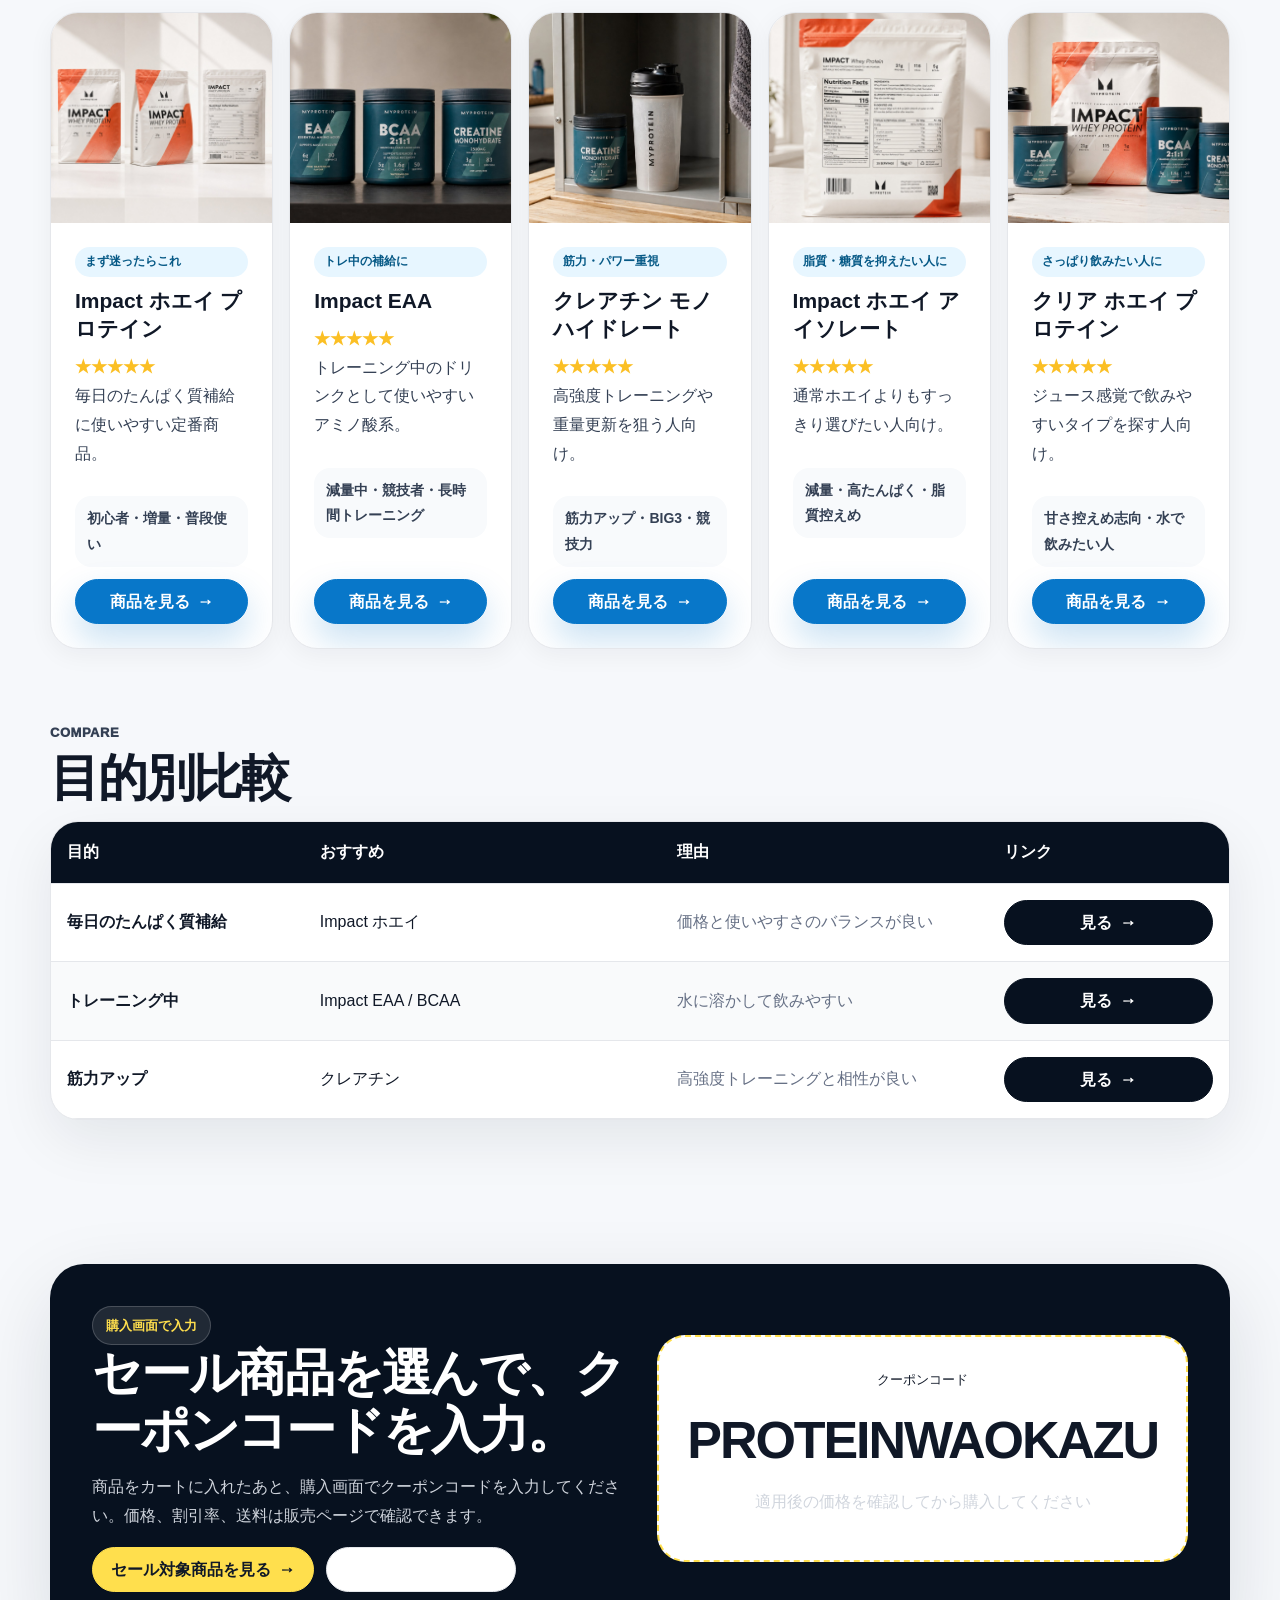
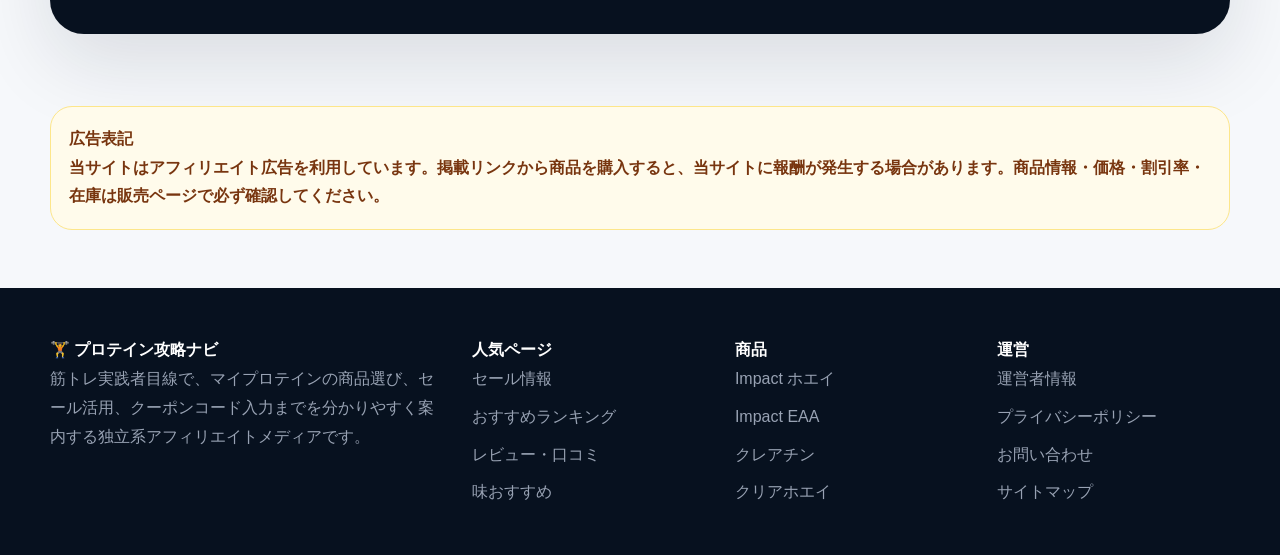
<file: myprotein-osusume.html>
<!doctype html><html lang="ja"><head><meta charset="utf-8"><meta name="viewport" content="width=device-width,initial-scale=1"><title>マイプロテインおすすめランキング｜初心者が買うべき商品を目的別に比較</title><meta name="description" content="Impactホエイ、EAA、BCAA、クレアチン、クリアホエイを目的別に比較。初心者が迷わず選べるように整理しました。"><meta name="robots" content="index,follow"><link rel="canonical" href="https://machonaengineer.github.io/myprotein-site/myprotein-osusume.html"><link rel="stylesheet" href="style.css"><meta property="og:type" content="article"><meta property="og:title" content="マイプロテインおすすめランキング｜初心者が買うべき商品を目的別に比較"><meta property="og:description" content="Impactホエイ、EAA、BCAA、クレアチン、クリアホエイを目的別に比較。初心者が迷わず選べるように整理しました。"><meta property="og:url" content="https://machonaengineer.github.io/myprotein-site/myprotein-osusume.html"><meta property="og:image" content="https://machonaengineer.github.io/myprotein-site/images/hero-products.jpg"><meta property="og:locale" content="ja_JP"></head><body><div class="topbar">当サイト推奨コード <b>PROTEINWAOKAZU</b> でマイプロテインをお得に購入</div><header class="header"><div class="container header-inner"><a class="logo" href="index.html">🏋️ プロテイン攻略ナビ<small>実践者目線の購入ガイド</small></a><nav class="nav"><a href="myprotein-sale.html">セール</a><a href="myprotein-osusume.html">おすすめ</a><a href="myprotein-review.html">レビュー</a><a href="myprotein-aji.html">味</a><a href="myprotein-shoshinsha.html">初心者</a></nav><a class="btn btn-dark" href="https://creatorlink.shop/4bMhStB" target="_blank" rel="sponsored nofollow noopener noreferrer">セールを見る<span>→</span></a></div></header><main><section class="hero simple-hero"><div class="container hero-grid"><div><div class="breadcrumb"><a href="index.html">トップ</a> / マイプロテインおすすめランキング</div><span class="badge">RECOMMEND RANKING</span><h1>マイプロテインおすすめランキング｜初心者が買うべき商品を目的別に比較</h1><p class="lead">Impactホエイ、EAA、BCAA、クレアチン、クリアホエイを目的別に比較。初心者が迷わず選べるように整理しました。</p><p class="updated">最終更新日：2026-04-27</p><div class="coupon-box"><p><b>当サイト推奨クーポンコード</b></p><div class="row"><span class="coupon-code">PROTEINWAOKAZU</span><a class="btn btn-primary" href="https://creatorlink.shop/4bMhStB" target="_blank" rel="sponsored nofollow noopener noreferrer">セール対象を見る<span>→</span></a></div></div></div></div></section><section class="section article"><div class="container"><div class="full-bleed-img"><img src="images/hero-products.jpg"></div><section class="section"><p class="eyebrow">RANKING</p><h2>おすすめランキング</h2><div class="grid5"><article class="card product"><img class="card-img" src="images/impact-whey-front-back.jpg" alt="Impact ホエイ プロテイン" loading="lazy"><div class="pad"><span class="tag">まず迷ったらこれ</span><h3>Impact ホエイ プロテイン</h3><div class="stars">★★★★★</div><p class="muted">毎日のたんぱく質補給に使いやすい定番商品。</p><div class="best">初心者・増量・普段使い</div><a class="btn btn-primary" href="https://creatorlink.shop/45s57kc" target="_blank" rel="sponsored nofollow noopener noreferrer">商品を見る<span>→</span></a></div></article><article class="card product"><img class="card-img" src="images/eaa-bcaa-creatine.jpg" alt="Impact EAA" loading="lazy"><div class="pad"><span class="tag">トレ中の補給に</span><h3>Impact EAA</h3><div class="stars">★★★★★</div><p class="muted">トレーニング中のドリンクとして使いやすいアミノ酸系。</p><div class="best">減量中・競技者・長時間トレーニング</div><a class="btn btn-primary" href="https://creatorlink.shop/4rfrOk5" target="_blank" rel="sponsored nofollow noopener noreferrer">商品を見る<span>→</span></a></div></article><article class="card product"><img class="card-img" src="images/locker-creatine.jpg" alt="クレアチン モノハイドレート" loading="lazy"><div class="pad"><span class="tag">筋力・パワー重視</span><h3>クレアチン モノハイドレート</h3><div class="stars">★★★★★</div><p class="muted">高強度トレーニングや重量更新を狙う人向け。</p><div class="best">筋力アップ・BIG3・競技力</div><a class="btn btn-primary" href="https://creatorlink.shop/42Cf6Bn" target="_blank" rel="sponsored nofollow noopener noreferrer">商品を見る<span>→</span></a></div></article><article class="card product"><img class="card-img" src="images/nutrition-facts.jpg" alt="Impact ホエイ アイソレート" loading="lazy"><div class="pad"><span class="tag">脂質・糖質を抑えたい人に</span><h3>Impact ホエイ アイソレート</h3><div class="stars">★★★★★</div><p class="muted">通常ホエイよりもすっきり選びたい人向け。</p><div class="best">減量・高たんぱく・脂質控えめ</div><a class="btn btn-primary" href="https://creatorlink.shop/49exbt1" target="_blank" rel="sponsored nofollow noopener noreferrer">商品を見る<span>→</span></a></div></article><article class="card product"><img class="card-img" src="images/hero-products.jpg" alt="クリア ホエイ プロテイン" loading="lazy"><div class="pad"><span class="tag">さっぱり飲みたい人に</span><h3>クリア ホエイ プロテイン</h3><div class="stars">★★★★★</div><p class="muted">ジュース感覚で飲みやすいタイプを探す人向け。</p><div class="best">甘さ控えめ志向・水で飲みたい人</div><a class="btn btn-primary" href="https://creatorlink.shop/4tE9Wku" target="_blank" rel="sponsored nofollow noopener noreferrer">商品を見る<span>→</span></a></div></article></div></section><section><p class="eyebrow">COMPARE</p><h2>目的別比較</h2><div class="table"><div class="tr head"><div>目的</div><div>おすすめ</div><div>理由</div><div>リンク</div></div><div class="tr"><b>毎日のたんぱく質補給</b><div>Impact ホエイ</div><div class="muted">価格と使いやすさのバランスが良い</div><a class="btn btn-dark" href="https://creatorlink.shop/45s57kc" target="_blank" rel="sponsored nofollow noopener noreferrer">見る<span>→</span></a></div><div class="tr"><b>トレーニング中</b><div>Impact EAA / BCAA</div><div class="muted">水に溶かして飲みやすい</div><a class="btn btn-dark" href="https://creatorlink.shop/4rfrOk5" target="_blank" rel="sponsored nofollow noopener noreferrer">見る<span>→</span></a></div><div class="tr"><b>筋力アップ</b><div>クレアチン</div><div class="muted">高強度トレーニングと相性が良い</div><a class="btn btn-dark" href="https://creatorlink.shop/42Cf6Bn" target="_blank" rel="sponsored nofollow noopener noreferrer">見る<span>→</span></a></div></div></section></div></section><section class="section"><div class="container"><div class="coupon-panel"><div><span class="badge" style="background:rgba(255,255,255,.1);color:#ffdf4d;border-color:rgba(255,255,255,.18)">購入画面で入力</span><h2>セール商品を選んで、クーポンコードを入力。</h2><p>商品をカートに入れたあと、購入画面でクーポンコードを入力してください。価格、割引率、送料は販売ページで確認できます。</p><div class="row"><a class="btn btn-yellow" href="https://creatorlink.shop/4bMhStB" target="_blank" rel="sponsored nofollow noopener noreferrer">セール対象商品を見る<span>→</span></a><a class="btn" href="https://creatorlink.shop/4qFtZgW" target="_blank" rel="sponsored nofollow noopener noreferrer">公式サイトを見る<span>→</span></a></div></div><div class="big-code"><small>クーポンコード</small><br><b>PROTEINWAOKAZU</b><p class="muted">適用後の価格を確認してから購入してください</p></div></div></div></section><section class="container" style="padding-bottom:58px"><div class="notice"><b>広告表記</b><br>当サイトはアフィリエイト広告を利用しています。掲載リンクから商品を購入すると、当サイトに報酬が発生する場合があります。商品情報・価格・割引率・在庫は販売ページで必ず確認してください。</div></section></main><footer class="footer"><div class="container footer-grid"><div><b>🏋️ プロテイン攻略ナビ</b><p>筋トレ実践者目線で、マイプロテインの商品選び、セール活用、クーポンコード入力までを分かりやすく案内する独立系アフィリエイトメディアです。</p></div><div><b>人気ページ</b><div class="links"><a href="myprotein-sale.html">セール情報</a><a href="myprotein-osusume.html">おすすめランキング</a><a href="myprotein-review.html">レビュー・口コミ</a><a href="myprotein-aji.html">味おすすめ</a></div></div><div><b>商品</b><div class="links"><a href="https://creatorlink.shop/45s57kc" target="_blank" rel="sponsored nofollow noopener noreferrer">Impact ホエイ</a><a href="https://creatorlink.shop/4rfrOk5" target="_blank" rel="sponsored nofollow noopener noreferrer">Impact EAA</a><a href="https://creatorlink.shop/42Cf6Bn" target="_blank" rel="sponsored nofollow noopener noreferrer">クレアチン</a><a href="https://creatorlink.shop/4tE9Wku" target="_blank" rel="sponsored nofollow noopener noreferrer">クリアホエイ</a></div></div><div><b>運営</b><div class="links"><a href="profile.html">運営者情報</a><a href="privacy.html">プライバシーポリシー</a><a href="contact.html">お問い合わせ</a><a href="sitemap.xml">サイトマップ</a></div></div></div></footer></body></html>
</file>
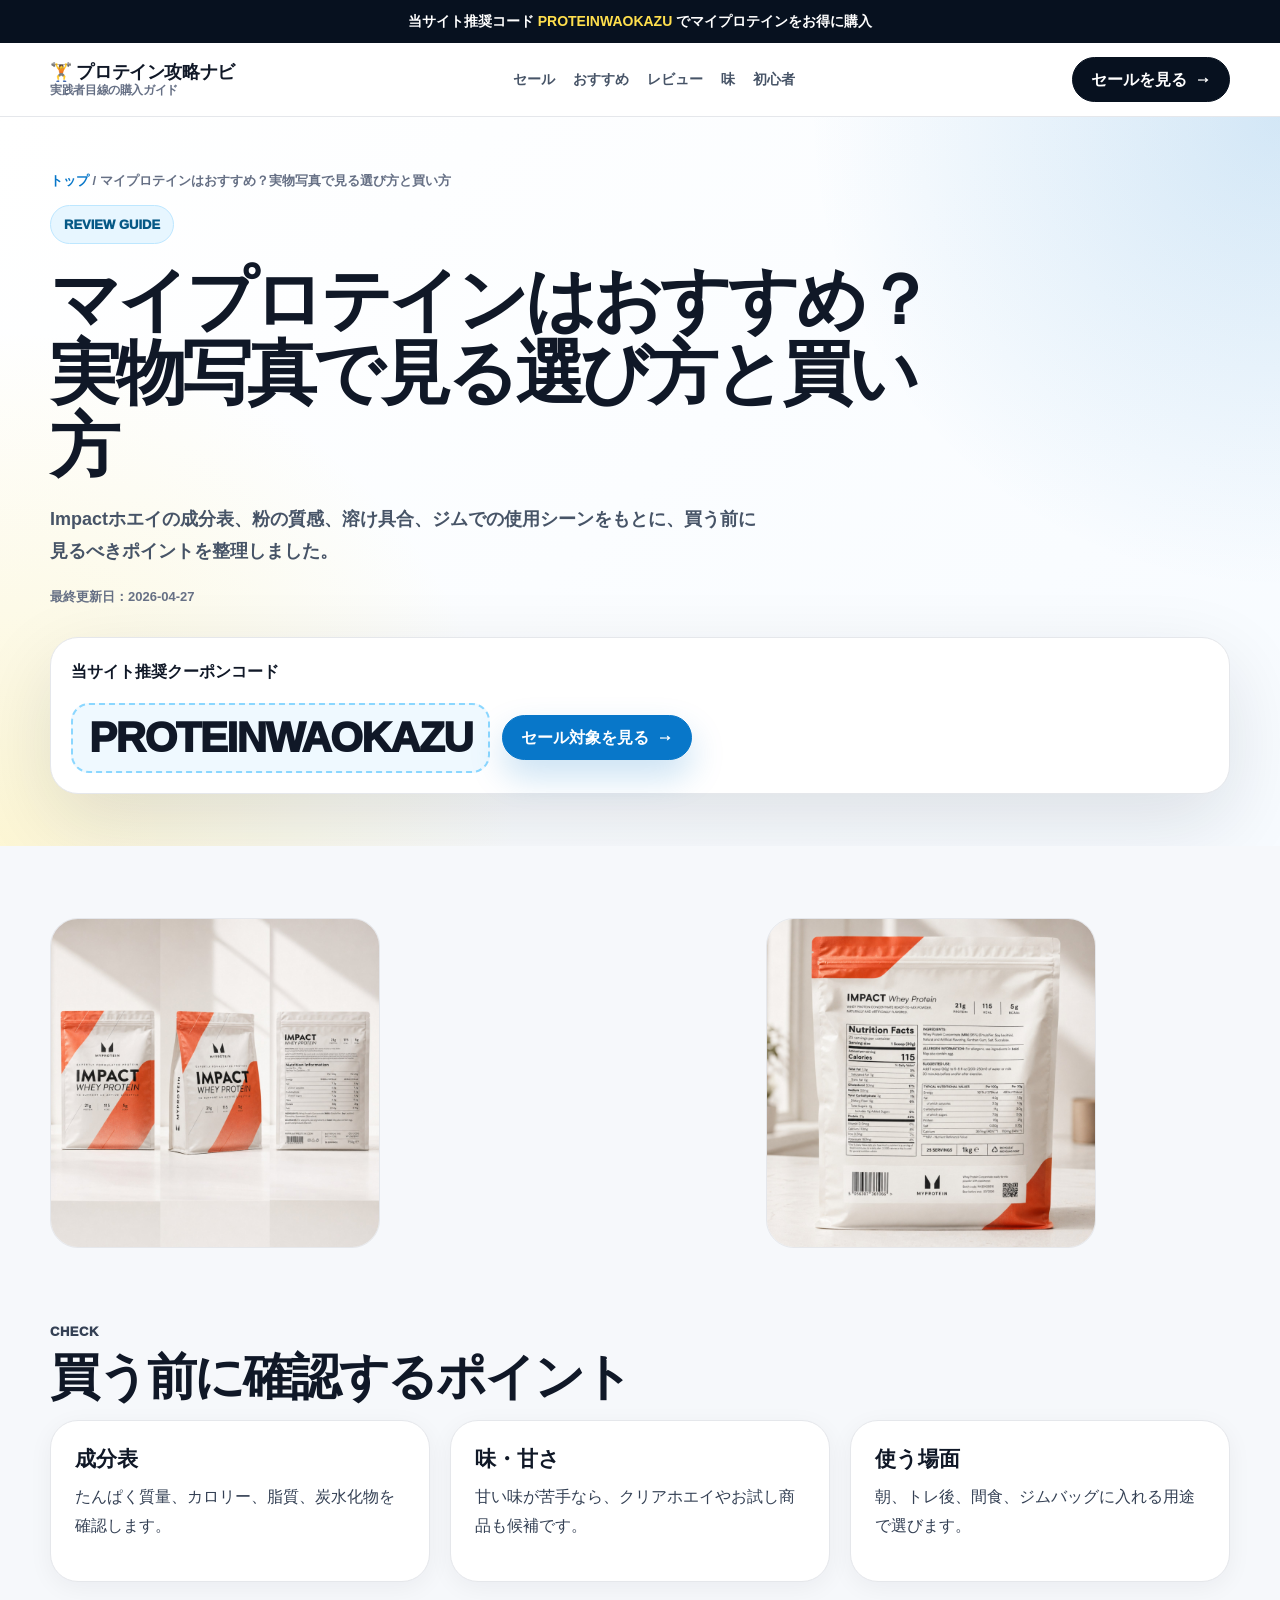
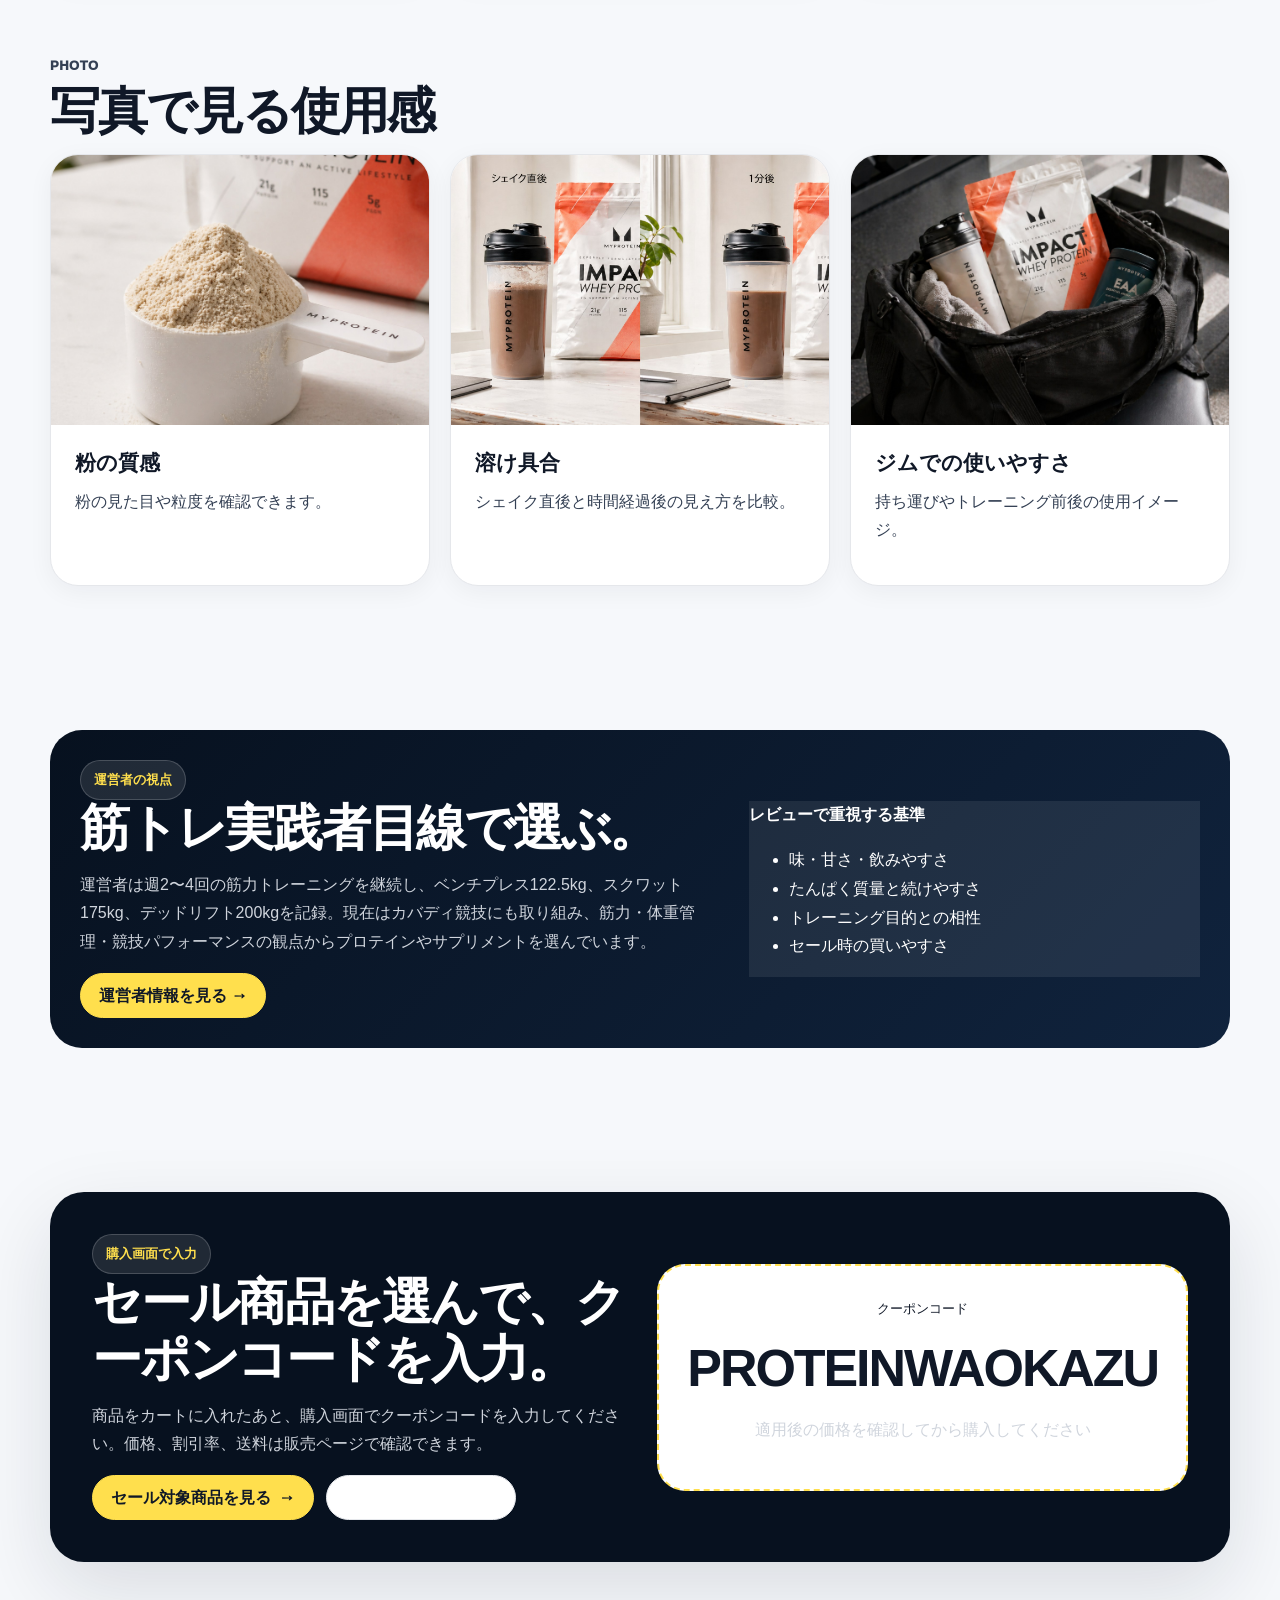
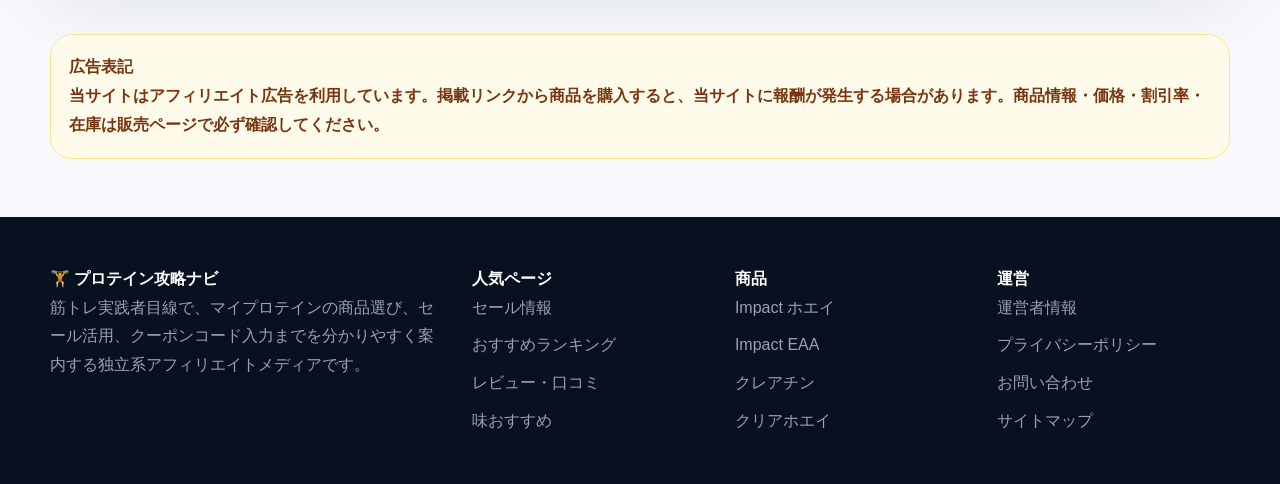
<file: myprotein-review.html>
<!doctype html><html lang="ja"><head><meta charset="utf-8"><meta name="viewport" content="width=device-width,initial-scale=1"><title>マイプロテインはおすすめ？実物写真で見る選び方と買い方</title><meta name="description" content="マイプロテインのImpactホエイを中心に、成分表、粉の質感、溶け具合、ジムでの使用シーンから選び方を解説。"><meta name="robots" content="index,follow"><link rel="canonical" href="https://machonaengineer.github.io/myprotein-site/myprotein-review.html"><link rel="stylesheet" href="style.css"><meta property="og:type" content="article"><meta property="og:title" content="マイプロテインはおすすめ？実物写真で見る選び方と買い方"><meta property="og:description" content="マイプロテインのImpactホエイを中心に、成分表、粉の質感、溶け具合、ジムでの使用シーンから選び方を解説。"><meta property="og:url" content="https://machonaengineer.github.io/myprotein-site/myprotein-review.html"><meta property="og:image" content="https://machonaengineer.github.io/myprotein-site/images/hero-products.jpg"><meta property="og:locale" content="ja_JP"></head><body><div class="topbar">当サイト推奨コード <b>PROTEINWAOKAZU</b> でマイプロテインをお得に購入</div><header class="header"><div class="container header-inner"><a class="logo" href="index.html">🏋️ プロテイン攻略ナビ<small>実践者目線の購入ガイド</small></a><nav class="nav"><a href="myprotein-sale.html">セール</a><a href="myprotein-osusume.html">おすすめ</a><a href="myprotein-review.html">レビュー</a><a href="myprotein-aji.html">味</a><a href="myprotein-shoshinsha.html">初心者</a></nav><a class="btn btn-dark" href="https://creatorlink.shop/4bMhStB" target="_blank" rel="sponsored nofollow noopener noreferrer">セールを見る<span>→</span></a></div></header><main><section class="hero simple-hero"><div class="container hero-grid"><div><div class="breadcrumb"><a href="index.html">トップ</a> / マイプロテインはおすすめ？実物写真で見る選び方と買い方</div><span class="badge">REVIEW GUIDE</span><h1>マイプロテインはおすすめ？実物写真で見る選び方と買い方</h1><p class="lead">Impactホエイの成分表、粉の質感、溶け具合、ジムでの使用シーンをもとに、買う前に見るべきポイントを整理しました。</p><p class="updated">最終更新日：2026-04-27</p><div class="coupon-box"><p><b>当サイト推奨クーポンコード</b></p><div class="row"><span class="coupon-code">PROTEINWAOKAZU</span><a class="btn btn-primary" href="https://creatorlink.shop/4bMhStB" target="_blank" rel="sponsored nofollow noopener noreferrer">セール対象を見る<span>→</span></a></div></div></div></div></section><section class="section article"><div class="container"><div class="photo-strip"><img src="images/impact-whey-front-back.jpg" alt="Impactホエイの正面・側面・裏面"><img src="images/nutrition-facts.jpg" alt="Impactホエイの栄養成分表"></div><section class="section"><p class="eyebrow">CHECK</p><h2>買う前に確認するポイント</h2><div class="grid3"><article class="card pad"><h3>成分表</h3><p>たんぱく質量、カロリー、脂質、炭水化物を確認します。</p></article><article class="card pad"><h3>味・甘さ</h3><p>甘い味が苦手なら、クリアホエイやお試し商品も候補です。</p></article><article class="card pad"><h3>使う場面</h3><p>朝、トレ後、間食、ジムバッグに入れる用途で選びます。</p></article></div></section><section><p class="eyebrow">PHOTO</p><h2>写真で見る使用感</h2><div class="grid3"><article class="card"><img class="card-img tall" src="images/scoop-closeup.jpg"><div class="pad"><h3>粉の質感</h3><p class="muted">粉の見た目や粒度を確認できます。</p></div></article><article class="card"><img class="card-img tall" src="images/dissolve-test.jpg"><div class="pad"><h3>溶け具合</h3><p class="muted">シェイク直後と時間経過後の見え方を比較。</p></div></article><article class="card"><img class="card-img tall" src="images/gym-bag.jpg"><div class="pad"><h3>ジムでの使いやすさ</h3><p class="muted">持ち運びやトレーニング前後の使用イメージ。</p></div></article></div></section></div></section><section class="section"><div class="container"><div class="profile"><div><span class="badge" style="background:rgba(255,255,255,.1);color:#ffdf4d;border-color:rgba(255,255,255,.18)">運営者の視点</span><h2>筋トレ実践者目線で選ぶ。</h2><p>運営者は週2〜4回の筋力トレーニングを継続し、ベンチプレス122.5kg、スクワット175kg、デッドリフト200kgを記録。現在はカバディ競技にも取り組み、筋力・体重管理・競技パフォーマンスの観点からプロテインやサプリメントを選んでいます。</p><a class="btn btn-yellow" href="profile.html">運営者情報を見る →</a></div><div class="soft" style="background:rgba(255,255,255,.08);color:#fff"><b>レビューで重視する基準</b><ul><li>味・甘さ・飲みやすさ</li><li>たんぱく質量と続けやすさ</li><li>トレーニング目的との相性</li><li>セール時の買いやすさ</li></ul></div></div></div></section><section class="section"><div class="container"><div class="coupon-panel"><div><span class="badge" style="background:rgba(255,255,255,.1);color:#ffdf4d;border-color:rgba(255,255,255,.18)">購入画面で入力</span><h2>セール商品を選んで、クーポンコードを入力。</h2><p>商品をカートに入れたあと、購入画面でクーポンコードを入力してください。価格、割引率、送料は販売ページで確認できます。</p><div class="row"><a class="btn btn-yellow" href="https://creatorlink.shop/4bMhStB" target="_blank" rel="sponsored nofollow noopener noreferrer">セール対象商品を見る<span>→</span></a><a class="btn" href="https://creatorlink.shop/4qFtZgW" target="_blank" rel="sponsored nofollow noopener noreferrer">公式サイトを見る<span>→</span></a></div></div><div class="big-code"><small>クーポンコード</small><br><b>PROTEINWAOKAZU</b><p class="muted">適用後の価格を確認してから購入してください</p></div></div></div></section><section class="container" style="padding-bottom:58px"><div class="notice"><b>広告表記</b><br>当サイトはアフィリエイト広告を利用しています。掲載リンクから商品を購入すると、当サイトに報酬が発生する場合があります。商品情報・価格・割引率・在庫は販売ページで必ず確認してください。</div></section></main><footer class="footer"><div class="container footer-grid"><div><b>🏋️ プロテイン攻略ナビ</b><p>筋トレ実践者目線で、マイプロテインの商品選び、セール活用、クーポンコード入力までを分かりやすく案内する独立系アフィリエイトメディアです。</p></div><div><b>人気ページ</b><div class="links"><a href="myprotein-sale.html">セール情報</a><a href="myprotein-osusume.html">おすすめランキング</a><a href="myprotein-review.html">レビュー・口コミ</a><a href="myprotein-aji.html">味おすすめ</a></div></div><div><b>商品</b><div class="links"><a href="https://creatorlink.shop/45s57kc" target="_blank" rel="sponsored nofollow noopener noreferrer">Impact ホエイ</a><a href="https://creatorlink.shop/4rfrOk5" target="_blank" rel="sponsored nofollow noopener noreferrer">Impact EAA</a><a href="https://creatorlink.shop/42Cf6Bn" target="_blank" rel="sponsored nofollow noopener noreferrer">クレアチン</a><a href="https://creatorlink.shop/4tE9Wku" target="_blank" rel="sponsored nofollow noopener noreferrer">クリアホエイ</a></div></div><div><b>運営</b><div class="links"><a href="profile.html">運営者情報</a><a href="privacy.html">プライバシーポリシー</a><a href="contact.html">お問い合わせ</a><a href="sitemap.xml">サイトマップ</a></div></div></div></footer></body></html>
</file>
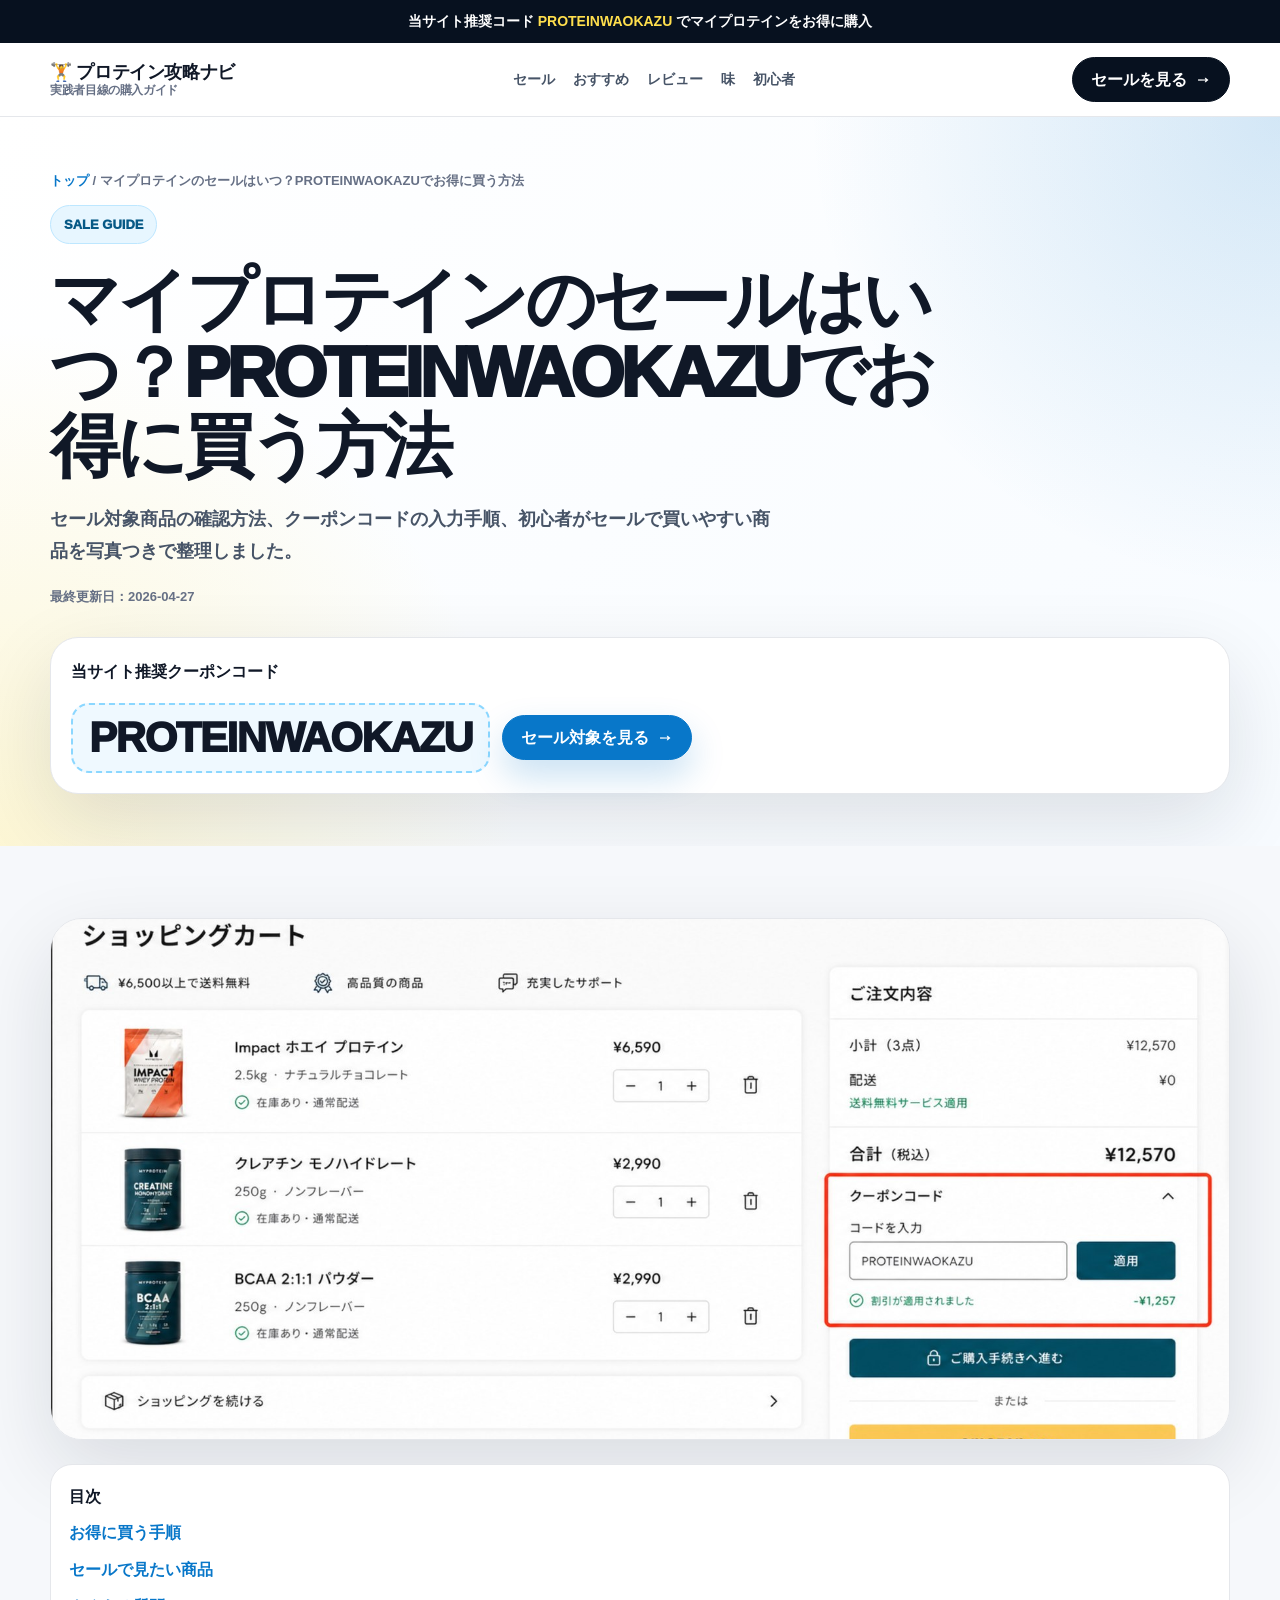
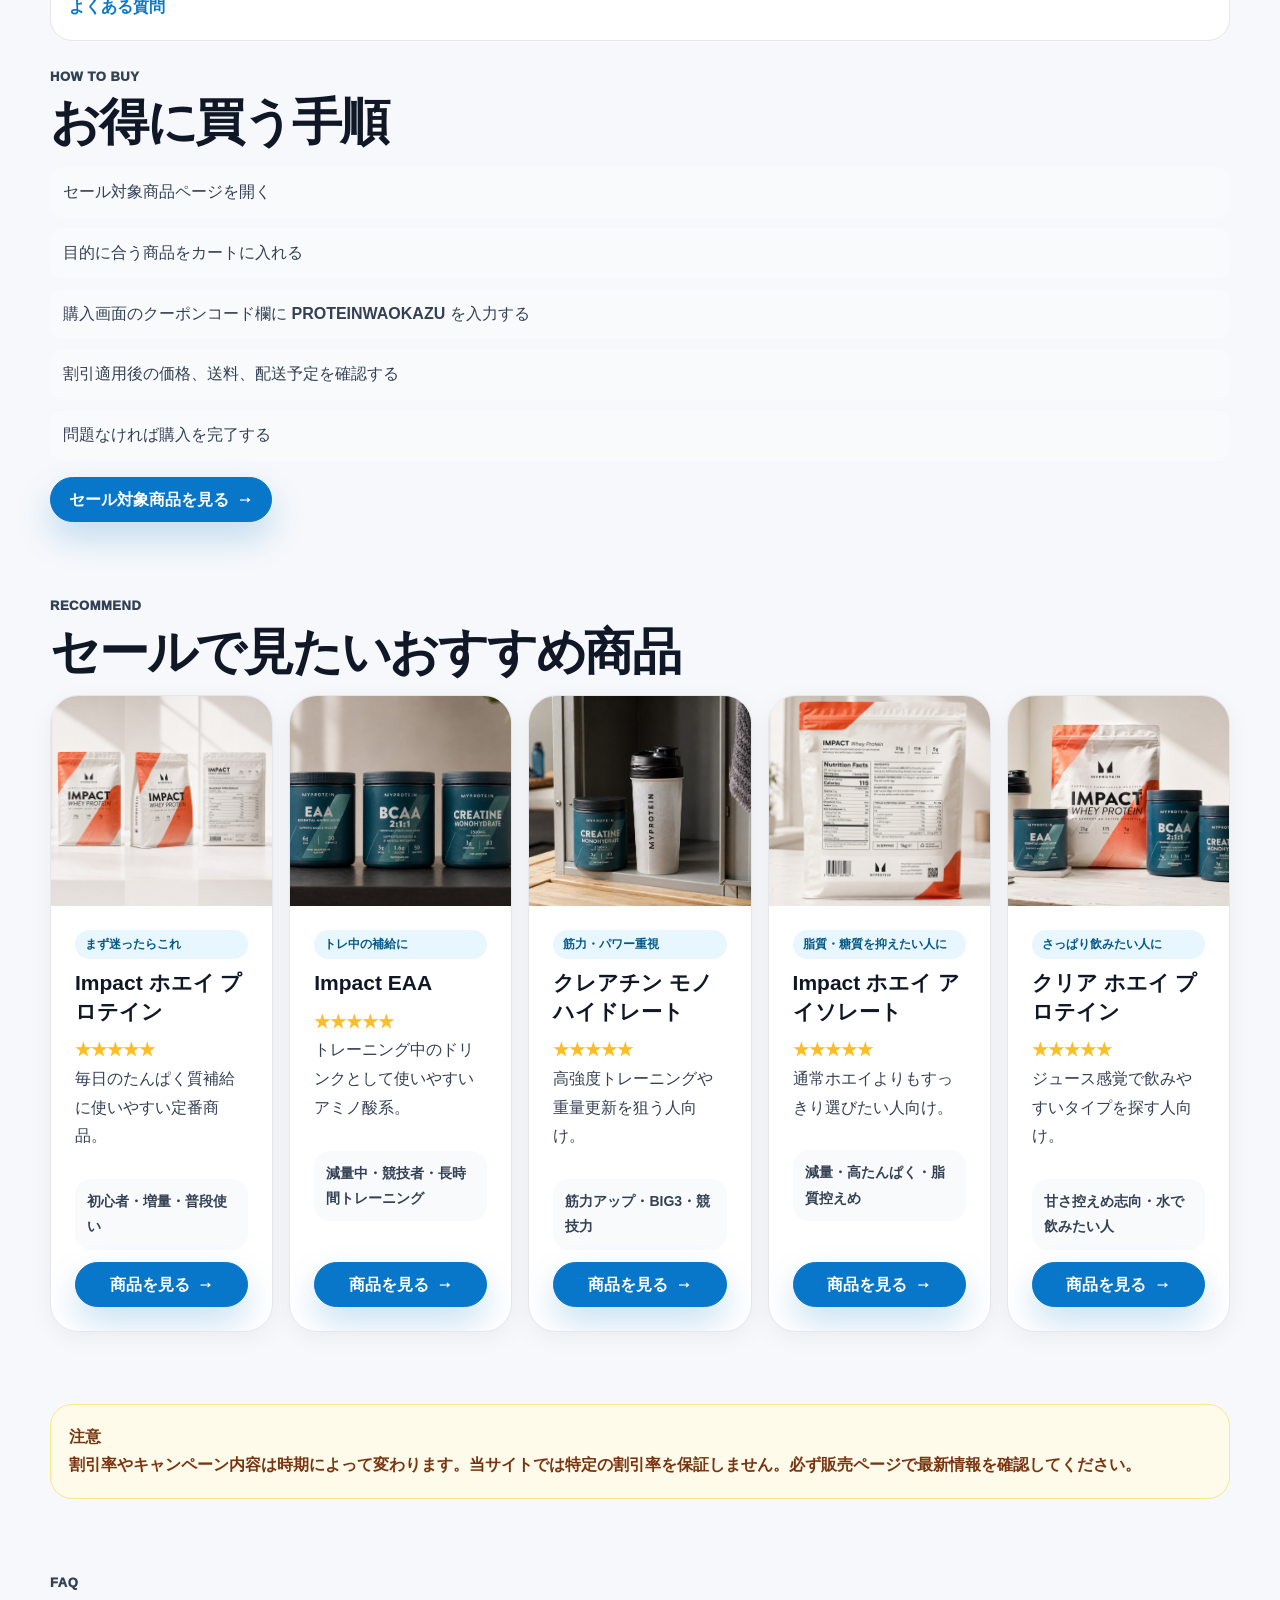
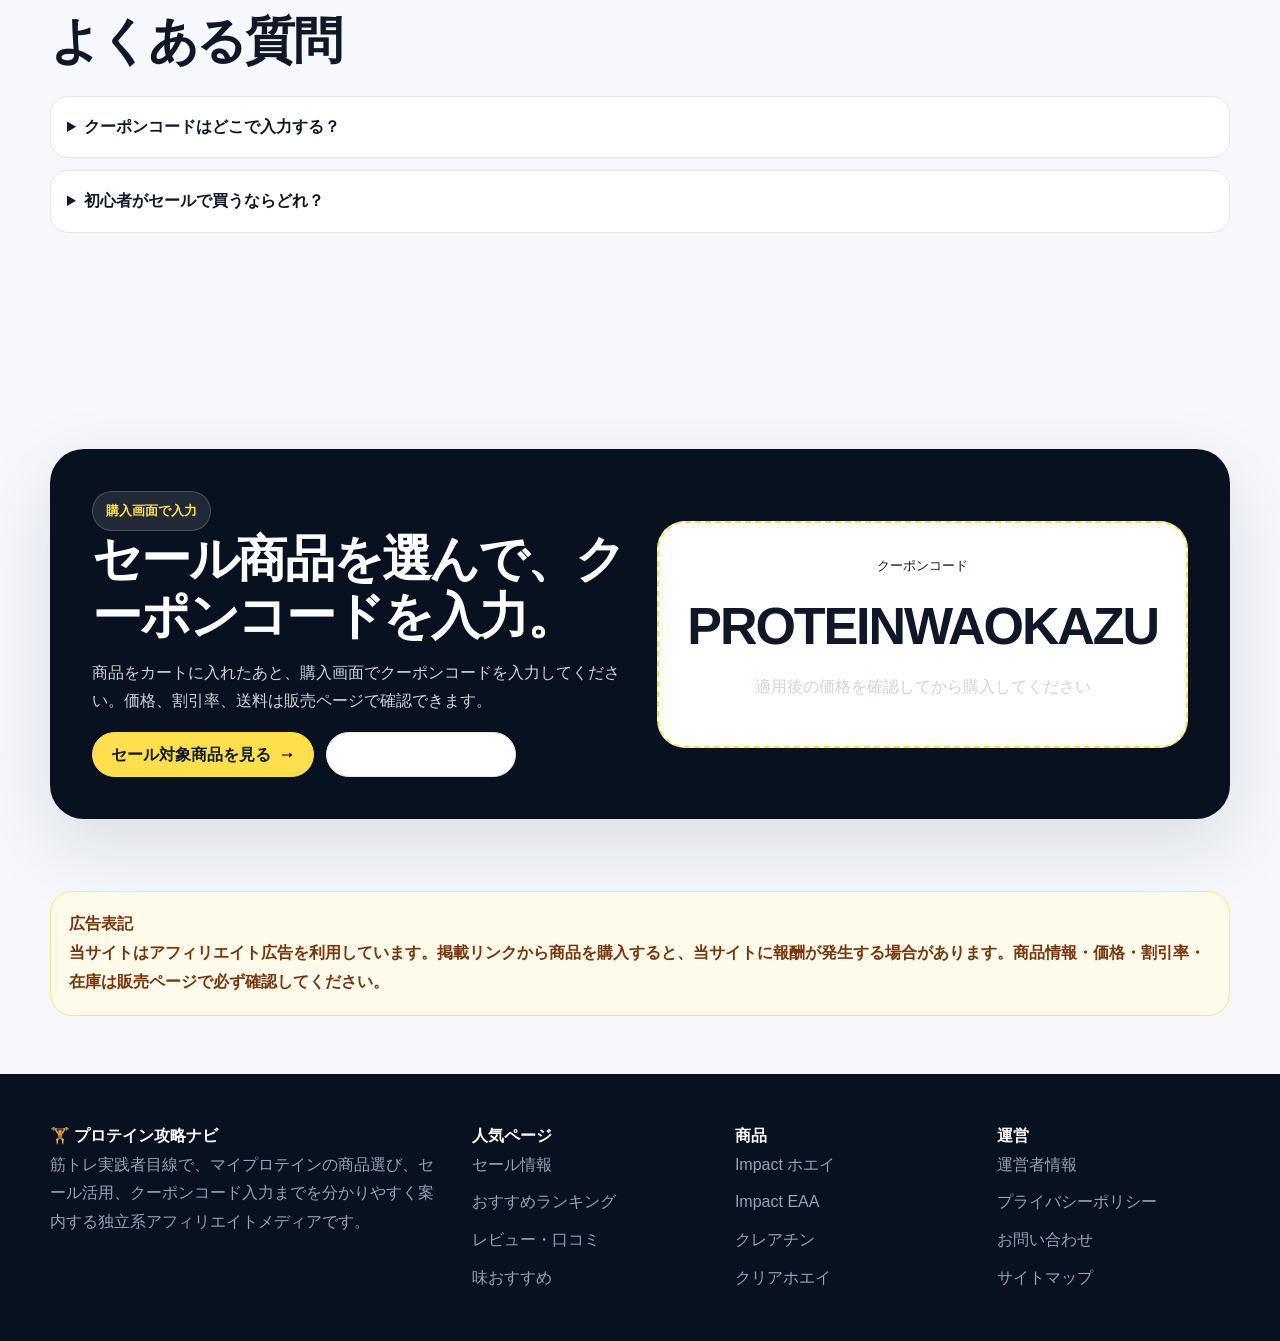
<file: myprotein-sale.html>
<!doctype html><html lang="ja"><head><meta charset="utf-8"><meta name="viewport" content="width=device-width,initial-scale=1"><title>マイプロテインのセールはいつ？PROTEINWAOKAZUでお得に買う方法</title><meta name="description" content="マイプロテインのセール対象商品、クーポンコードPROTEINWAOKAZUの入力手順、初心者が買いやすいおすすめ商品を写真つきで紹介。"><meta name="robots" content="index,follow"><link rel="canonical" href="https://machonaengineer.github.io/myprotein-site/myprotein-sale.html"><link rel="stylesheet" href="style.css"><meta property="og:type" content="article"><meta property="og:title" content="マイプロテインのセールはいつ？PROTEINWAOKAZUでお得に買う方法"><meta property="og:description" content="マイプロテインのセール対象商品、クーポンコードPROTEINWAOKAZUの入力手順、初心者が買いやすいおすすめ商品を写真つきで紹介。"><meta property="og:url" content="https://machonaengineer.github.io/myprotein-site/myprotein-sale.html"><meta property="og:image" content="https://machonaengineer.github.io/myprotein-site/images/hero-products.jpg"><meta property="og:locale" content="ja_JP"></head><body><div class="topbar">当サイト推奨コード <b>PROTEINWAOKAZU</b> でマイプロテインをお得に購入</div><header class="header"><div class="container header-inner"><a class="logo" href="index.html">🏋️ プロテイン攻略ナビ<small>実践者目線の購入ガイド</small></a><nav class="nav"><a href="myprotein-sale.html">セール</a><a href="myprotein-osusume.html">おすすめ</a><a href="myprotein-review.html">レビュー</a><a href="myprotein-aji.html">味</a><a href="myprotein-shoshinsha.html">初心者</a></nav><a class="btn btn-dark" href="https://creatorlink.shop/4bMhStB" target="_blank" rel="sponsored nofollow noopener noreferrer">セールを見る<span>→</span></a></div></header><main><section class="hero simple-hero"><div class="container hero-grid"><div><div class="breadcrumb"><a href="index.html">トップ</a> / マイプロテインのセールはいつ？PROTEINWAOKAZUでお得に買う方法</div><span class="badge">SALE GUIDE</span><h1>マイプロテインのセールはいつ？PROTEINWAOKAZUでお得に買う方法</h1><p class="lead">セール対象商品の確認方法、クーポンコードの入力手順、初心者がセールで買いやすい商品を写真つきで整理しました。</p><p class="updated">最終更新日：2026-04-27</p><div class="coupon-box"><p><b>当サイト推奨クーポンコード</b></p><div class="row"><span class="coupon-code">PROTEINWAOKAZU</span><a class="btn btn-primary" href="https://creatorlink.shop/4bMhStB" target="_blank" rel="sponsored nofollow noopener noreferrer">セール対象を見る<span>→</span></a></div></div></div></div></section><section class="section article"><div class="container"><div class="full-bleed-img"><img src="images/coupon-input.jpg" alt="マイプロテインのクーポンコード入力欄"></div><div class="toc"><b>目次</b><a href="#how">お得に買う手順</a><a href="#items">セールで見たい商品</a><a href="#faq">よくある質問</a></div><section id="how"><p class="eyebrow">HOW TO BUY</p><h2>お得に買う手順</h2><ol class="checklist"><li>セール対象商品ページを開く</li><li>目的に合う商品をカートに入れる</li><li>購入画面のクーポンコード欄に <b>PROTEINWAOKAZU</b> を入力する</li><li>割引適用後の価格、送料、配送予定を確認する</li><li>問題なければ購入を完了する</li></ol><a class="btn btn-primary" href="https://creatorlink.shop/4bMhStB" target="_blank" rel="sponsored nofollow noopener noreferrer">セール対象商品を見る<span>→</span></a></section><section id="items" class="section"><p class="eyebrow">RECOMMEND</p><h2>セールで見たいおすすめ商品</h2><div class="grid5"><article class="card product"><img class="card-img" src="images/impact-whey-front-back.jpg" alt="Impact ホエイ プロテイン" loading="lazy"><div class="pad"><span class="tag">まず迷ったらこれ</span><h3>Impact ホエイ プロテイン</h3><div class="stars">★★★★★</div><p class="muted">毎日のたんぱく質補給に使いやすい定番商品。</p><div class="best">初心者・増量・普段使い</div><a class="btn btn-primary" href="https://creatorlink.shop/45s57kc" target="_blank" rel="sponsored nofollow noopener noreferrer">商品を見る<span>→</span></a></div></article><article class="card product"><img class="card-img" src="images/eaa-bcaa-creatine.jpg" alt="Impact EAA" loading="lazy"><div class="pad"><span class="tag">トレ中の補給に</span><h3>Impact EAA</h3><div class="stars">★★★★★</div><p class="muted">トレーニング中のドリンクとして使いやすいアミノ酸系。</p><div class="best">減量中・競技者・長時間トレーニング</div><a class="btn btn-primary" href="https://creatorlink.shop/4rfrOk5" target="_blank" rel="sponsored nofollow noopener noreferrer">商品を見る<span>→</span></a></div></article><article class="card product"><img class="card-img" src="images/locker-creatine.jpg" alt="クレアチン モノハイドレート" loading="lazy"><div class="pad"><span class="tag">筋力・パワー重視</span><h3>クレアチン モノハイドレート</h3><div class="stars">★★★★★</div><p class="muted">高強度トレーニングや重量更新を狙う人向け。</p><div class="best">筋力アップ・BIG3・競技力</div><a class="btn btn-primary" href="https://creatorlink.shop/42Cf6Bn" target="_blank" rel="sponsored nofollow noopener noreferrer">商品を見る<span>→</span></a></div></article><article class="card product"><img class="card-img" src="images/nutrition-facts.jpg" alt="Impact ホエイ アイソレート" loading="lazy"><div class="pad"><span class="tag">脂質・糖質を抑えたい人に</span><h3>Impact ホエイ アイソレート</h3><div class="stars">★★★★★</div><p class="muted">通常ホエイよりもすっきり選びたい人向け。</p><div class="best">減量・高たんぱく・脂質控えめ</div><a class="btn btn-primary" href="https://creatorlink.shop/49exbt1" target="_blank" rel="sponsored nofollow noopener noreferrer">商品を見る<span>→</span></a></div></article><article class="card product"><img class="card-img" src="images/hero-products.jpg" alt="クリア ホエイ プロテイン" loading="lazy"><div class="pad"><span class="tag">さっぱり飲みたい人に</span><h3>クリア ホエイ プロテイン</h3><div class="stars">★★★★★</div><p class="muted">ジュース感覚で飲みやすいタイプを探す人向け。</p><div class="best">甘さ控えめ志向・水で飲みたい人</div><a class="btn btn-primary" href="https://creatorlink.shop/4tE9Wku" target="_blank" rel="sponsored nofollow noopener noreferrer">商品を見る<span>→</span></a></div></article></div></section><section><div class="notice"><b>注意</b><br>割引率やキャンペーン内容は時期によって変わります。当サイトでは特定の割引率を保証しません。必ず販売ページで最新情報を確認してください。</div></section><section id="faq" class="section faq"><p class="eyebrow">FAQ</p><h2>よくある質問</h2><details><summary>クーポンコードはどこで入力する？</summary><p>商品をカートに入れた後、購入画面のクーポンコード欄に入力します。適用後の価格を確認してから購入してください。</p></details><details><summary>初心者がセールで買うならどれ？</summary><p>まずはImpactホエイ、シェイカー、お試し商品が選びやすいです。</p></details></section></div></section><section class="section"><div class="container"><div class="coupon-panel"><div><span class="badge" style="background:rgba(255,255,255,.1);color:#ffdf4d;border-color:rgba(255,255,255,.18)">購入画面で入力</span><h2>セール商品を選んで、クーポンコードを入力。</h2><p>商品をカートに入れたあと、購入画面でクーポンコードを入力してください。価格、割引率、送料は販売ページで確認できます。</p><div class="row"><a class="btn btn-yellow" href="https://creatorlink.shop/4bMhStB" target="_blank" rel="sponsored nofollow noopener noreferrer">セール対象商品を見る<span>→</span></a><a class="btn" href="https://creatorlink.shop/4qFtZgW" target="_blank" rel="sponsored nofollow noopener noreferrer">公式サイトを見る<span>→</span></a></div></div><div class="big-code"><small>クーポンコード</small><br><b>PROTEINWAOKAZU</b><p class="muted">適用後の価格を確認してから購入してください</p></div></div></div></section><section class="container" style="padding-bottom:58px"><div class="notice"><b>広告表記</b><br>当サイトはアフィリエイト広告を利用しています。掲載リンクから商品を購入すると、当サイトに報酬が発生する場合があります。商品情報・価格・割引率・在庫は販売ページで必ず確認してください。</div></section></main><footer class="footer"><div class="container footer-grid"><div><b>🏋️ プロテイン攻略ナビ</b><p>筋トレ実践者目線で、マイプロテインの商品選び、セール活用、クーポンコード入力までを分かりやすく案内する独立系アフィリエイトメディアです。</p></div><div><b>人気ページ</b><div class="links"><a href="myprotein-sale.html">セール情報</a><a href="myprotein-osusume.html">おすすめランキング</a><a href="myprotein-review.html">レビュー・口コミ</a><a href="myprotein-aji.html">味おすすめ</a></div></div><div><b>商品</b><div class="links"><a href="https://creatorlink.shop/45s57kc" target="_blank" rel="sponsored nofollow noopener noreferrer">Impact ホエイ</a><a href="https://creatorlink.shop/4rfrOk5" target="_blank" rel="sponsored nofollow noopener noreferrer">Impact EAA</a><a href="https://creatorlink.shop/42Cf6Bn" target="_blank" rel="sponsored nofollow noopener noreferrer">クレアチン</a><a href="https://creatorlink.shop/4tE9Wku" target="_blank" rel="sponsored nofollow noopener noreferrer">クリアホエイ</a></div></div><div><b>運営</b><div class="links"><a href="profile.html">運営者情報</a><a href="privacy.html">プライバシーポリシー</a><a href="contact.html">お問い合わせ</a><a href="sitemap.xml">サイトマップ</a></div></div></div></footer></body></html>
</file>
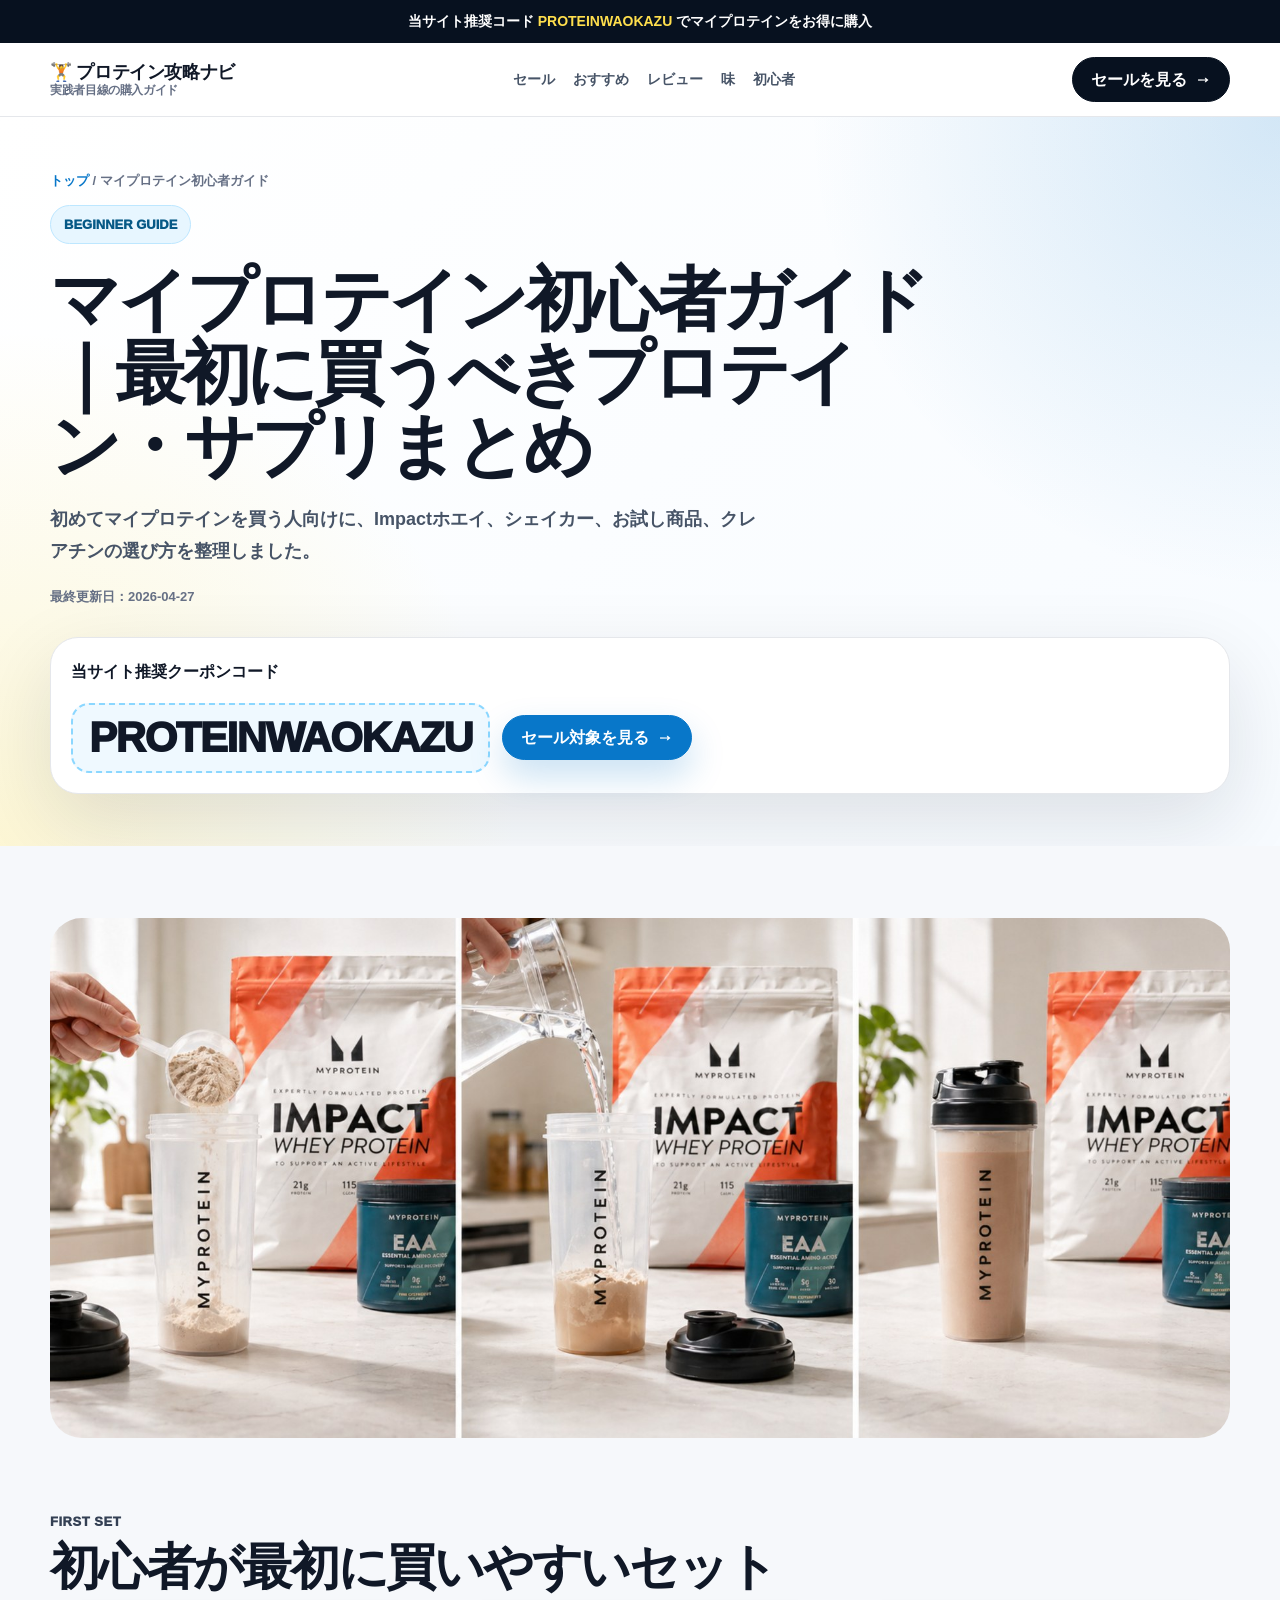
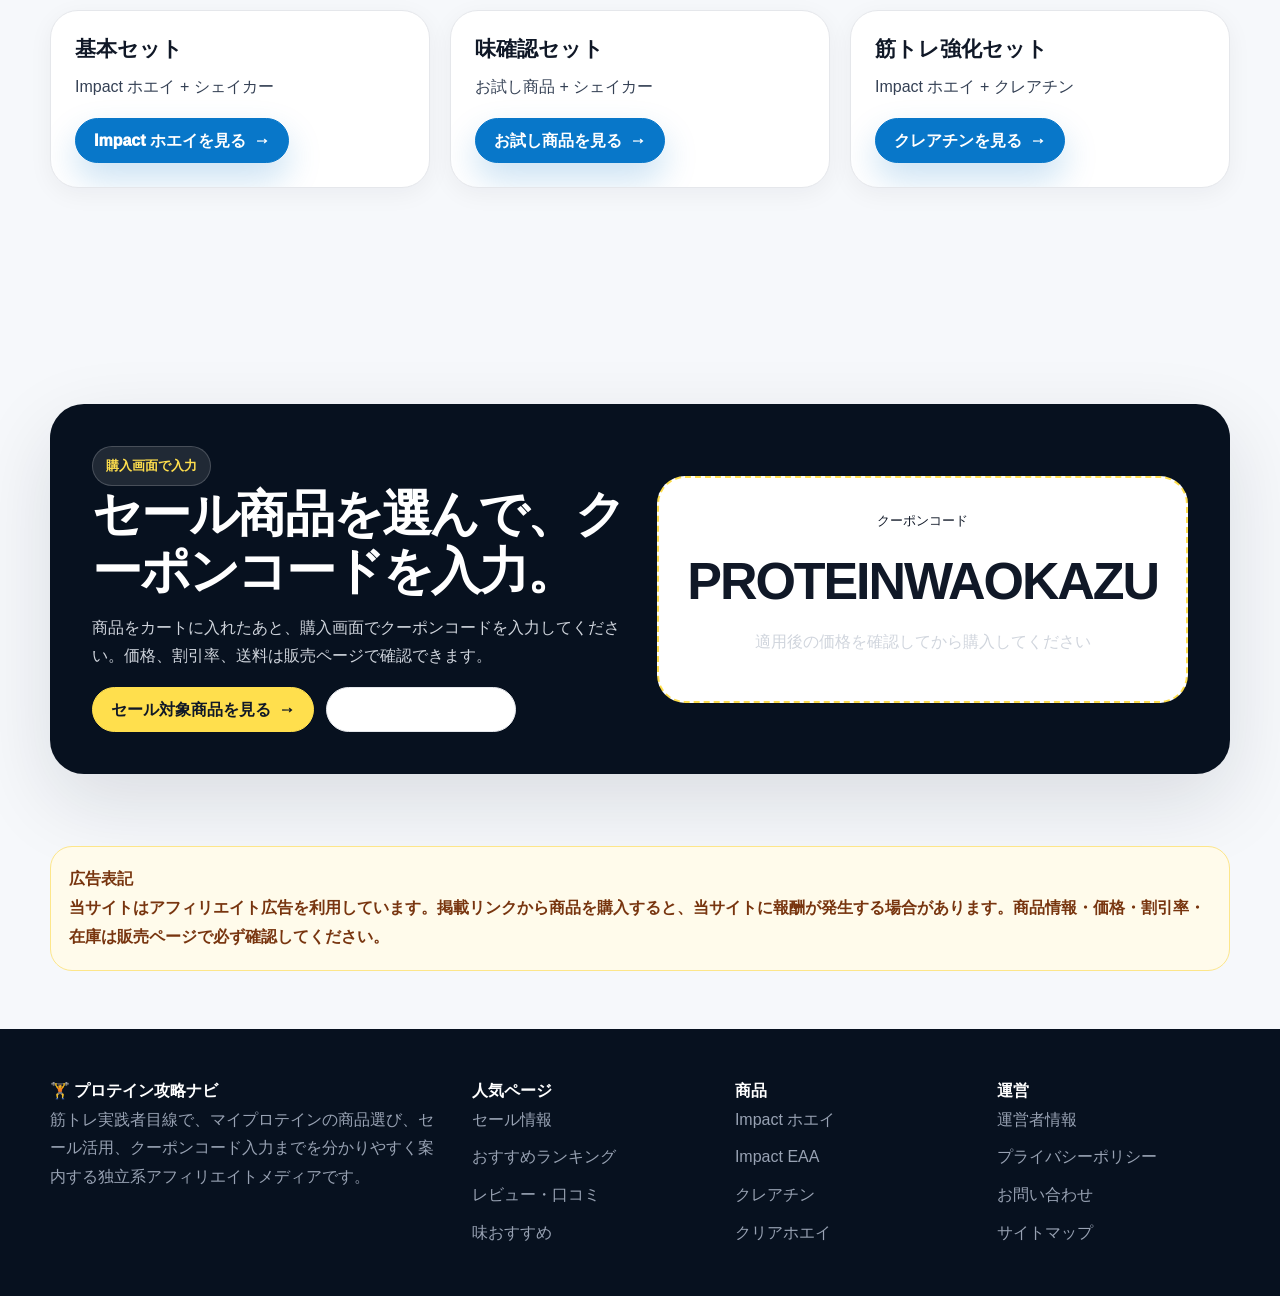
<file: myprotein-shoshinsha.html>
<!doctype html><html lang="ja"><head><meta charset="utf-8"><meta name="viewport" content="width=device-width,initial-scale=1"><title>マイプロテイン初心者ガイド｜最初に買うべきプロテイン・サプリまとめ</title><meta name="description" content="初めてマイプロテインを買う人向けに、Impactホエイ、シェイカー、お試し商品、クレアチンの選び方を整理しました。"><meta name="robots" content="index,follow"><link rel="canonical" href="https://machonaengineer.github.io/myprotein-site/myprotein-shoshinsha.html"><link rel="stylesheet" href="style.css"><meta property="og:type" content="article"><meta property="og:title" content="マイプロテイン初心者ガイド｜最初に買うべきプロテイン・サプリまとめ"><meta property="og:description" content="初めてマイプロテインを買う人向けに、Impactホエイ、シェイカー、お試し商品、クレアチンの選び方を整理しました。"><meta property="og:url" content="https://machonaengineer.github.io/myprotein-site/myprotein-shoshinsha.html"><meta property="og:image" content="https://machonaengineer.github.io/myprotein-site/images/hero-products.jpg"><meta property="og:locale" content="ja_JP"></head><body><div class="topbar">当サイト推奨コード <b>PROTEINWAOKAZU</b> でマイプロテインをお得に購入</div><header class="header"><div class="container header-inner"><a class="logo" href="index.html">🏋️ プロテイン攻略ナビ<small>実践者目線の購入ガイド</small></a><nav class="nav"><a href="myprotein-sale.html">セール</a><a href="myprotein-osusume.html">おすすめ</a><a href="myprotein-review.html">レビュー</a><a href="myprotein-aji.html">味</a><a href="myprotein-shoshinsha.html">初心者</a></nav><a class="btn btn-dark" href="https://creatorlink.shop/4bMhStB" target="_blank" rel="sponsored nofollow noopener noreferrer">セールを見る<span>→</span></a></div></header><main><section class="hero simple-hero"><div class="container hero-grid"><div><div class="breadcrumb"><a href="index.html">トップ</a> / マイプロテイン初心者ガイド</div><span class="badge">BEGINNER GUIDE</span><h1>マイプロテイン初心者ガイド｜最初に買うべきプロテイン・サプリまとめ</h1><p class="lead">初めてマイプロテインを買う人向けに、Impactホエイ、シェイカー、お試し商品、クレアチンの選び方を整理しました。</p><p class="updated">最終更新日：2026-04-27</p><div class="coupon-box"><p><b>当サイト推奨クーポンコード</b></p><div class="row"><span class="coupon-code">PROTEINWAOKAZU</span><a class="btn btn-primary" href="https://creatorlink.shop/4bMhStB" target="_blank" rel="sponsored nofollow noopener noreferrer">セール対象を見る<span>→</span></a></div></div></div></div></section><section class="section article"><div class="container"><img class="card-img tall" style="border-radius:32px;height:min(48vw,520px);width:100%;object-fit:cover" src="images/shake-howto.jpg"><section class="section"><p class="eyebrow">FIRST SET</p><h2>初心者が最初に買いやすいセット</h2><div class="grid3"><article class="card pad"><h3>基本セット</h3><p>Impact ホエイ + シェイカー</p><a class="btn btn-primary" href="https://creatorlink.shop/45s57kc" target="_blank" rel="sponsored nofollow noopener noreferrer">Impact ホエイを見る<span>→</span></a></article><article class="card pad"><h3>味確認セット</h3><p>お試し商品 + シェイカー</p><a class="btn btn-primary" href="https://creatorlink.shop/3NAyF9i" target="_blank" rel="sponsored nofollow noopener noreferrer">お試し商品を見る<span>→</span></a></article><article class="card pad"><h3>筋トレ強化セット</h3><p>Impact ホエイ + クレアチン</p><a class="btn btn-primary" href="https://creatorlink.shop/42Cf6Bn" target="_blank" rel="sponsored nofollow noopener noreferrer">クレアチンを見る<span>→</span></a></article></div></section></div></section><section class="section"><div class="container"><div class="coupon-panel"><div><span class="badge" style="background:rgba(255,255,255,.1);color:#ffdf4d;border-color:rgba(255,255,255,.18)">購入画面で入力</span><h2>セール商品を選んで、クーポンコードを入力。</h2><p>商品をカートに入れたあと、購入画面でクーポンコードを入力してください。価格、割引率、送料は販売ページで確認できます。</p><div class="row"><a class="btn btn-yellow" href="https://creatorlink.shop/4bMhStB" target="_blank" rel="sponsored nofollow noopener noreferrer">セール対象商品を見る<span>→</span></a><a class="btn" href="https://creatorlink.shop/4qFtZgW" target="_blank" rel="sponsored nofollow noopener noreferrer">公式サイトを見る<span>→</span></a></div></div><div class="big-code"><small>クーポンコード</small><br><b>PROTEINWAOKAZU</b><p class="muted">適用後の価格を確認してから購入してください</p></div></div></div></section><section class="container" style="padding-bottom:58px"><div class="notice"><b>広告表記</b><br>当サイトはアフィリエイト広告を利用しています。掲載リンクから商品を購入すると、当サイトに報酬が発生する場合があります。商品情報・価格・割引率・在庫は販売ページで必ず確認してください。</div></section></main><footer class="footer"><div class="container footer-grid"><div><b>🏋️ プロテイン攻略ナビ</b><p>筋トレ実践者目線で、マイプロテインの商品選び、セール活用、クーポンコード入力までを分かりやすく案内する独立系アフィリエイトメディアです。</p></div><div><b>人気ページ</b><div class="links"><a href="myprotein-sale.html">セール情報</a><a href="myprotein-osusume.html">おすすめランキング</a><a href="myprotein-review.html">レビュー・口コミ</a><a href="myprotein-aji.html">味おすすめ</a></div></div><div><b>商品</b><div class="links"><a href="https://creatorlink.shop/45s57kc" target="_blank" rel="sponsored nofollow noopener noreferrer">Impact ホエイ</a><a href="https://creatorlink.shop/4rfrOk5" target="_blank" rel="sponsored nofollow noopener noreferrer">Impact EAA</a><a href="https://creatorlink.shop/42Cf6Bn" target="_blank" rel="sponsored nofollow noopener noreferrer">クレアチン</a><a href="https://creatorlink.shop/4tE9Wku" target="_blank" rel="sponsored nofollow noopener noreferrer">クリアホエイ</a></div></div><div><b>運営</b><div class="links"><a href="profile.html">運営者情報</a><a href="privacy.html">プライバシーポリシー</a><a href="contact.html">お問い合わせ</a><a href="sitemap.xml">サイトマップ</a></div></div></div></footer></body></html>
</file>
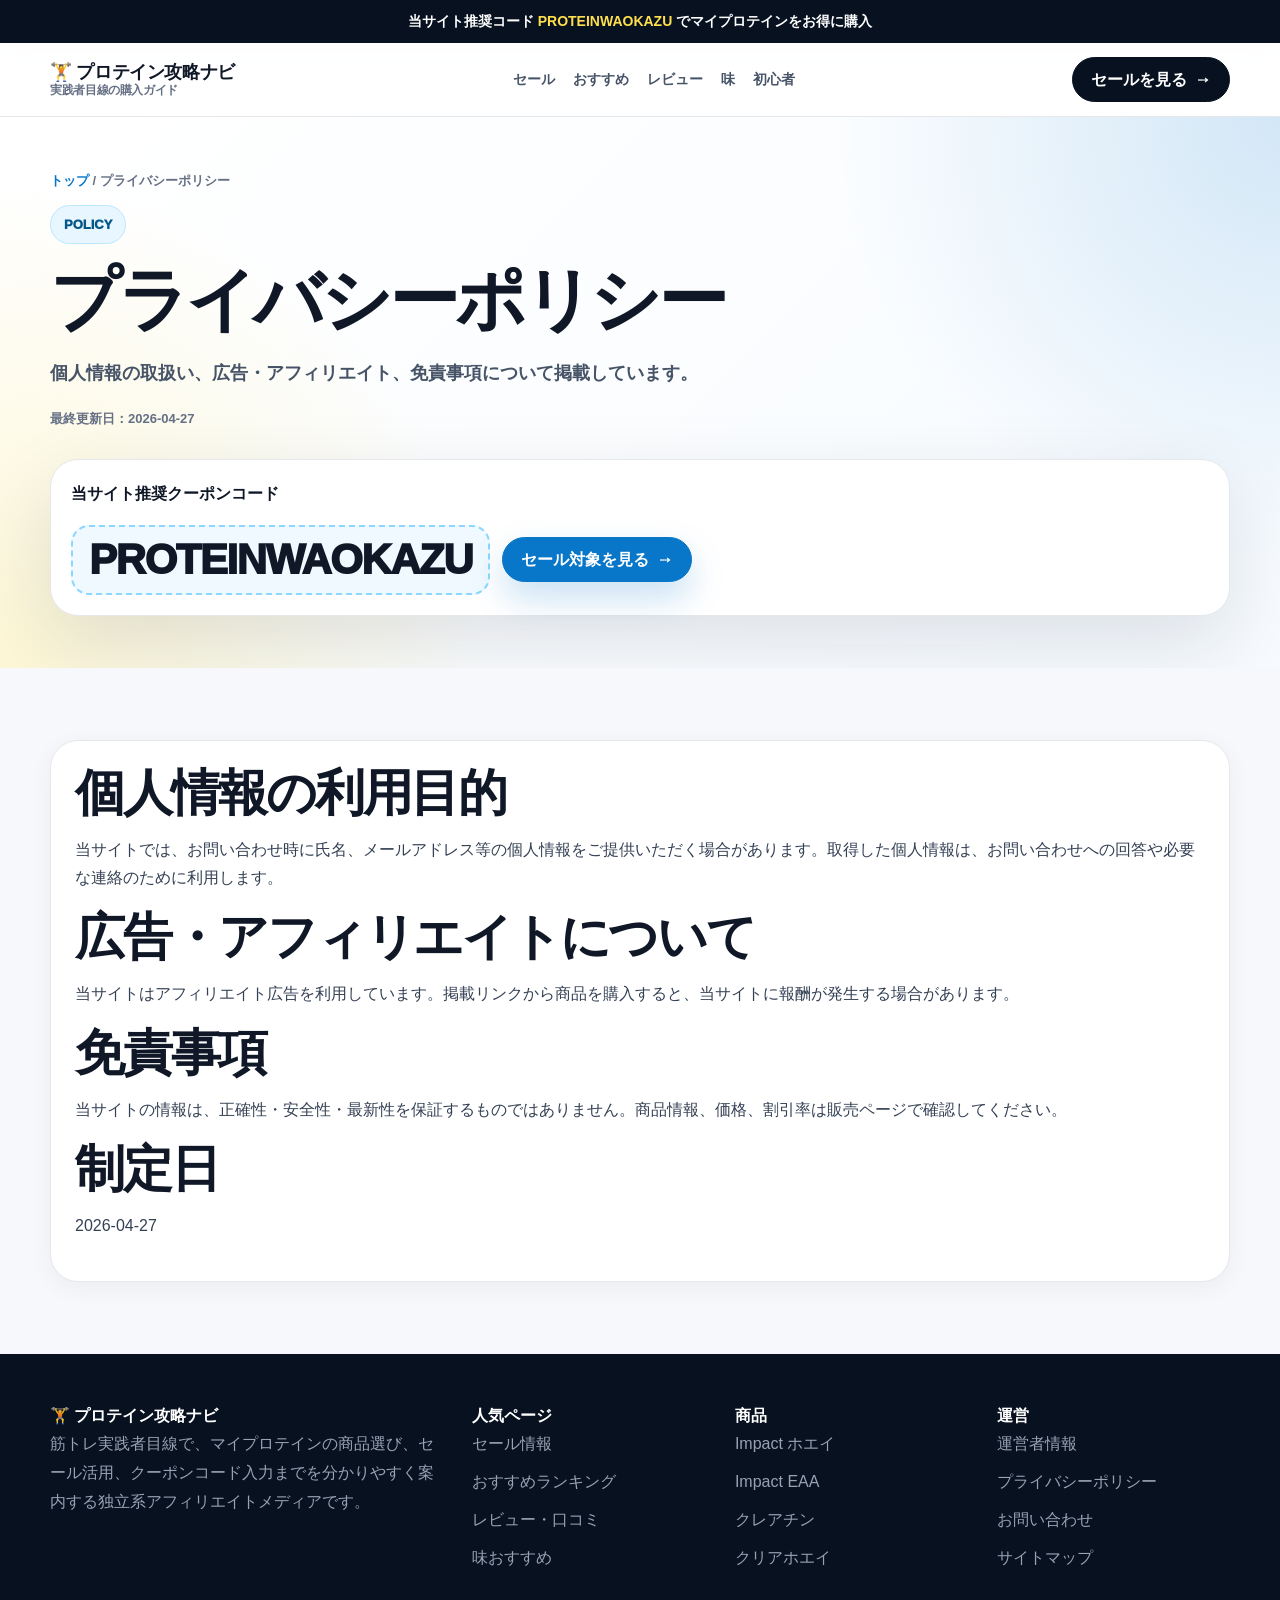
<file: privacy.html>
<!doctype html><html lang="ja"><head><meta charset="utf-8"><meta name="viewport" content="width=device-width,initial-scale=1"><title>プライバシーポリシー｜プロテイン攻略ナビ</title><meta name="description" content="プロテイン攻略ナビのプライバシーポリシー、広告・アフィリエイト表記、免責事項を掲載しています。"><meta name="robots" content="index,follow"><link rel="canonical" href="https://machonaengineer.github.io/myprotein-site/privacy.html"><link rel="stylesheet" href="style.css"><meta property="og:type" content="article"><meta property="og:title" content="プライバシーポリシー｜プロテイン攻略ナビ"><meta property="og:description" content="プロテイン攻略ナビのプライバシーポリシー、広告・アフィリエイト表記、免責事項を掲載しています。"><meta property="og:url" content="https://machonaengineer.github.io/myprotein-site/privacy.html"><meta property="og:image" content="https://machonaengineer.github.io/myprotein-site/images/hero-products.jpg"><meta property="og:locale" content="ja_JP"></head><body><div class="topbar">当サイト推奨コード <b>PROTEINWAOKAZU</b> でマイプロテインをお得に購入</div><header class="header"><div class="container header-inner"><a class="logo" href="index.html">🏋️ プロテイン攻略ナビ<small>実践者目線の購入ガイド</small></a><nav class="nav"><a href="myprotein-sale.html">セール</a><a href="myprotein-osusume.html">おすすめ</a><a href="myprotein-review.html">レビュー</a><a href="myprotein-aji.html">味</a><a href="myprotein-shoshinsha.html">初心者</a></nav><a class="btn btn-dark" href="https://creatorlink.shop/4bMhStB" target="_blank" rel="sponsored nofollow noopener noreferrer">セールを見る<span>→</span></a></div></header><main><section class="hero simple-hero"><div class="container hero-grid"><div><div class="breadcrumb"><a href="index.html">トップ</a> / プライバシーポリシー</div><span class="badge">POLICY</span><h1>プライバシーポリシー</h1><p class="lead">個人情報の取扱い、広告・アフィリエイト、免責事項について掲載しています。</p><p class="updated">最終更新日：2026-04-27</p><div class="coupon-box"><p><b>当サイト推奨クーポンコード</b></p><div class="row"><span class="coupon-code">PROTEINWAOKAZU</span><a class="btn btn-primary" href="https://creatorlink.shop/4bMhStB" target="_blank" rel="sponsored nofollow noopener noreferrer">セール対象を見る<span>→</span></a></div></div></div></div></section><section class="section article"><div class="container"><div class="card pad"><h2>個人情報の利用目的</h2><p>当サイトでは、お問い合わせ時に氏名、メールアドレス等の個人情報をご提供いただく場合があります。取得した個人情報は、お問い合わせへの回答や必要な連絡のために利用します。</p><h2>広告・アフィリエイトについて</h2><p>当サイトはアフィリエイト広告を利用しています。掲載リンクから商品を購入すると、当サイトに報酬が発生する場合があります。</p><h2>免責事項</h2><p>当サイトの情報は、正確性・安全性・最新性を保証するものではありません。商品情報、価格、割引率は販売ページで確認してください。</p><h2>制定日</h2><p>2026-04-27</p></div></div></section></main><footer class="footer"><div class="container footer-grid"><div><b>🏋️ プロテイン攻略ナビ</b><p>筋トレ実践者目線で、マイプロテインの商品選び、セール活用、クーポンコード入力までを分かりやすく案内する独立系アフィリエイトメディアです。</p></div><div><b>人気ページ</b><div class="links"><a href="myprotein-sale.html">セール情報</a><a href="myprotein-osusume.html">おすすめランキング</a><a href="myprotein-review.html">レビュー・口コミ</a><a href="myprotein-aji.html">味おすすめ</a></div></div><div><b>商品</b><div class="links"><a href="https://creatorlink.shop/45s57kc" target="_blank" rel="sponsored nofollow noopener noreferrer">Impact ホエイ</a><a href="https://creatorlink.shop/4rfrOk5" target="_blank" rel="sponsored nofollow noopener noreferrer">Impact EAA</a><a href="https://creatorlink.shop/42Cf6Bn" target="_blank" rel="sponsored nofollow noopener noreferrer">クレアチン</a><a href="https://creatorlink.shop/4tE9Wku" target="_blank" rel="sponsored nofollow noopener noreferrer">クリアホエイ</a></div></div><div><b>運営</b><div class="links"><a href="profile.html">運営者情報</a><a href="privacy.html">プライバシーポリシー</a><a href="contact.html">お問い合わせ</a><a href="sitemap.xml">サイトマップ</a></div></div></div></footer></body></html>
</file>
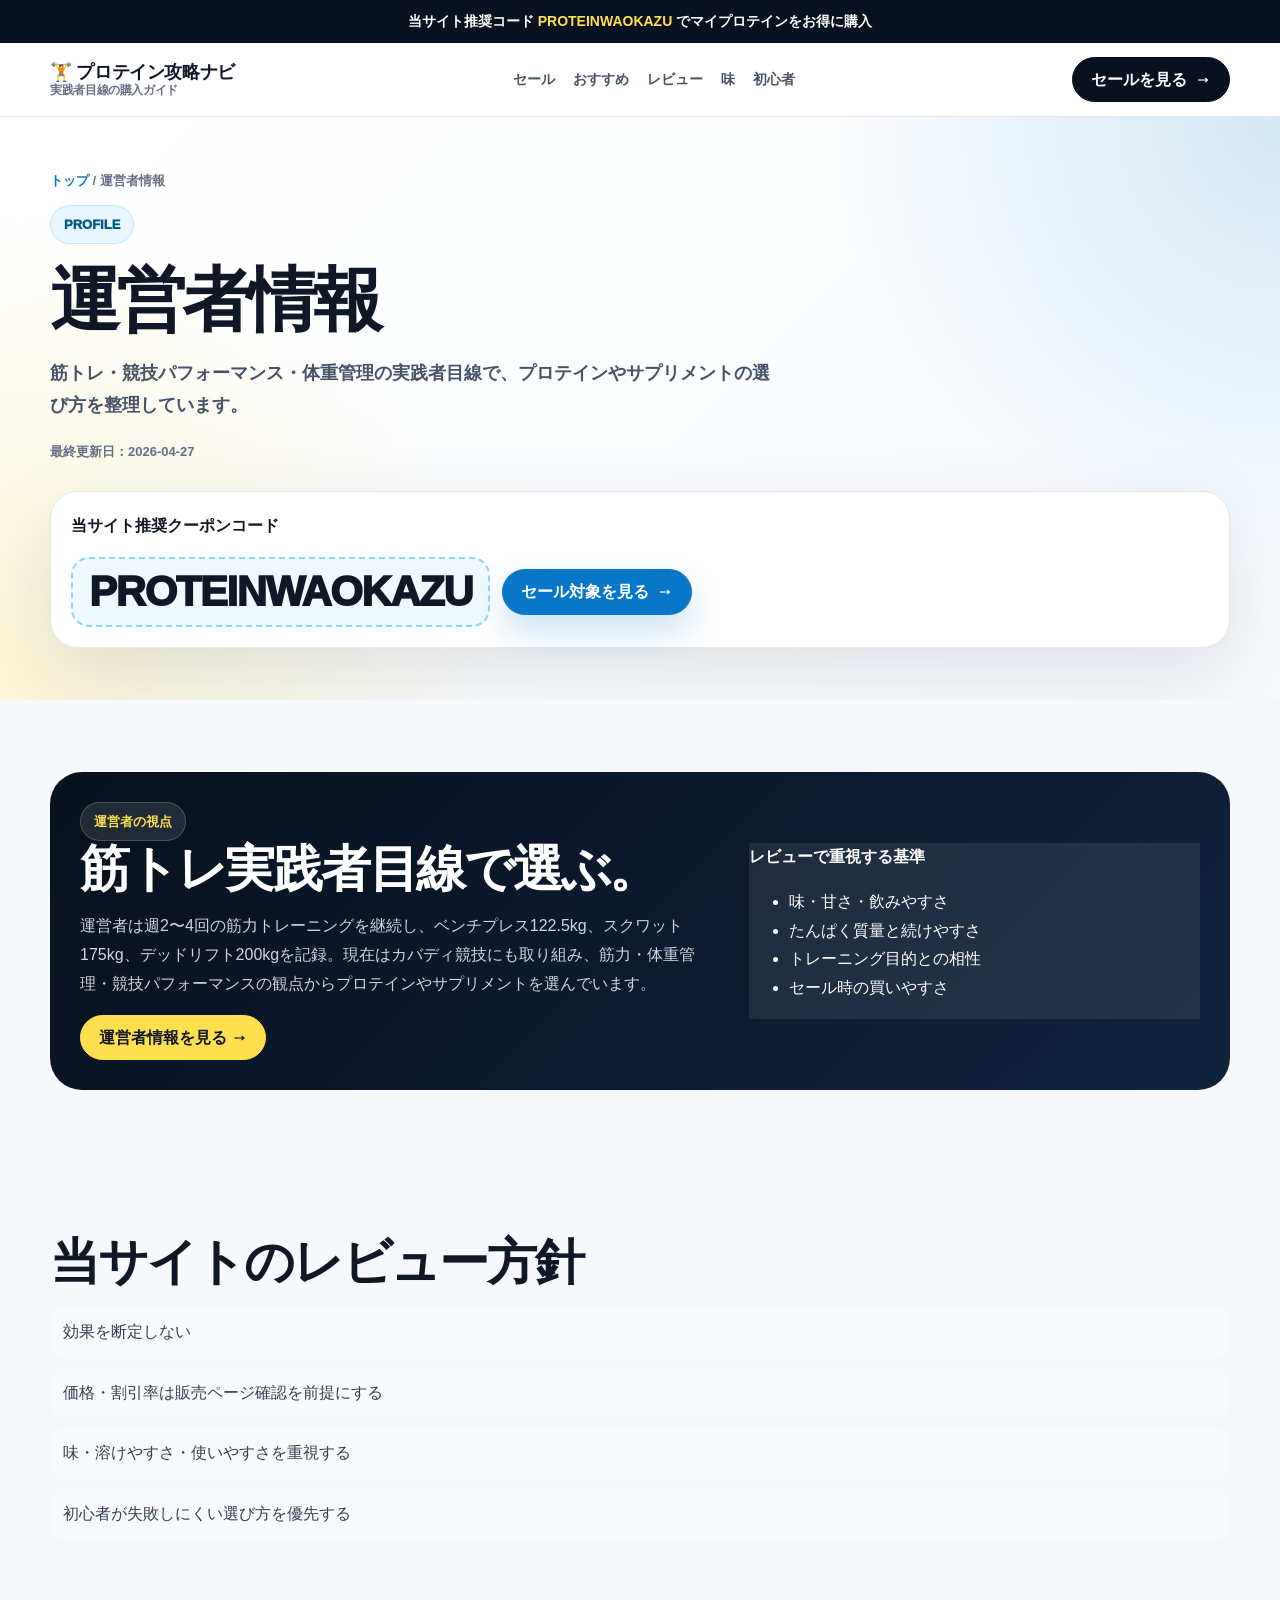
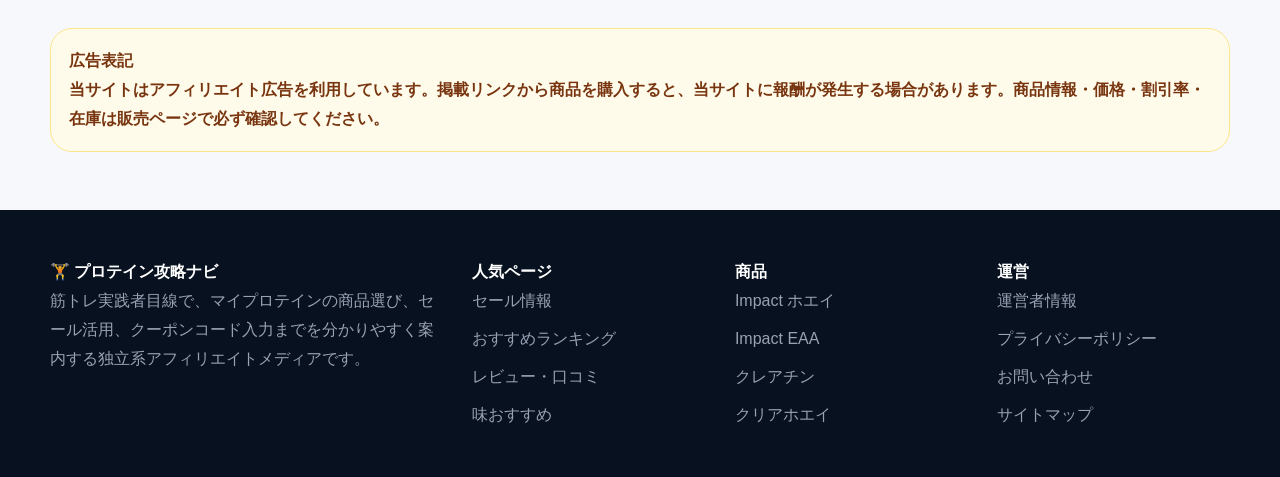
<file: profile.html>
<!doctype html><html lang="ja"><head><meta charset="utf-8"><meta name="viewport" content="width=device-width,initial-scale=1"><title>運営者情報｜プロテイン攻略ナビ</title><meta name="description" content="プロテイン攻略ナビの運営者情報とレビュー方針を掲載しています。"><meta name="robots" content="index,follow"><link rel="canonical" href="https://machonaengineer.github.io/myprotein-site/profile.html"><link rel="stylesheet" href="style.css"><meta property="og:type" content="article"><meta property="og:title" content="運営者情報｜プロテイン攻略ナビ"><meta property="og:description" content="プロテイン攻略ナビの運営者情報とレビュー方針を掲載しています。"><meta property="og:url" content="https://machonaengineer.github.io/myprotein-site/profile.html"><meta property="og:image" content="https://machonaengineer.github.io/myprotein-site/images/hero-products.jpg"><meta property="og:locale" content="ja_JP"></head><body><div class="topbar">当サイト推奨コード <b>PROTEINWAOKAZU</b> でマイプロテインをお得に購入</div><header class="header"><div class="container header-inner"><a class="logo" href="index.html">🏋️ プロテイン攻略ナビ<small>実践者目線の購入ガイド</small></a><nav class="nav"><a href="myprotein-sale.html">セール</a><a href="myprotein-osusume.html">おすすめ</a><a href="myprotein-review.html">レビュー</a><a href="myprotein-aji.html">味</a><a href="myprotein-shoshinsha.html">初心者</a></nav><a class="btn btn-dark" href="https://creatorlink.shop/4bMhStB" target="_blank" rel="sponsored nofollow noopener noreferrer">セールを見る<span>→</span></a></div></header><main><section class="hero simple-hero"><div class="container hero-grid"><div><div class="breadcrumb"><a href="index.html">トップ</a> / 運営者情報</div><span class="badge">PROFILE</span><h1>運営者情報</h1><p class="lead">筋トレ・競技パフォーマンス・体重管理の実践者目線で、プロテインやサプリメントの選び方を整理しています。</p><p class="updated">最終更新日：2026-04-27</p><div class="coupon-box"><p><b>当サイト推奨クーポンコード</b></p><div class="row"><span class="coupon-code">PROTEINWAOKAZU</span><a class="btn btn-primary" href="https://creatorlink.shop/4bMhStB" target="_blank" rel="sponsored nofollow noopener noreferrer">セール対象を見る<span>→</span></a></div></div></div></div></section><section class="section"><div class="container"><div class="profile"><div><span class="badge" style="background:rgba(255,255,255,.1);color:#ffdf4d;border-color:rgba(255,255,255,.18)">運営者の視点</span><h2>筋トレ実践者目線で選ぶ。</h2><p>運営者は週2〜4回の筋力トレーニングを継続し、ベンチプレス122.5kg、スクワット175kg、デッドリフト200kgを記録。現在はカバディ競技にも取り組み、筋力・体重管理・競技パフォーマンスの観点からプロテインやサプリメントを選んでいます。</p><a class="btn btn-yellow" href="profile.html">運営者情報を見る →</a></div><div class="soft" style="background:rgba(255,255,255,.08);color:#fff"><b>レビューで重視する基準</b><ul><li>味・甘さ・飲みやすさ</li><li>たんぱく質量と続けやすさ</li><li>トレーニング目的との相性</li><li>セール時の買いやすさ</li></ul></div></div></div></section><section class="section article"><div class="container"><h2>当サイトのレビュー方針</h2><ul class="checklist"><li>効果を断定しない</li><li>価格・割引率は販売ページ確認を前提にする</li><li>味・溶けやすさ・使いやすさを重視する</li><li>初心者が失敗しにくい選び方を優先する</li></ul></div></section><section class="container" style="padding-bottom:58px"><div class="notice"><b>広告表記</b><br>当サイトはアフィリエイト広告を利用しています。掲載リンクから商品を購入すると、当サイトに報酬が発生する場合があります。商品情報・価格・割引率・在庫は販売ページで必ず確認してください。</div></section></main><footer class="footer"><div class="container footer-grid"><div><b>🏋️ プロテイン攻略ナビ</b><p>筋トレ実践者目線で、マイプロテインの商品選び、セール活用、クーポンコード入力までを分かりやすく案内する独立系アフィリエイトメディアです。</p></div><div><b>人気ページ</b><div class="links"><a href="myprotein-sale.html">セール情報</a><a href="myprotein-osusume.html">おすすめランキング</a><a href="myprotein-review.html">レビュー・口コミ</a><a href="myprotein-aji.html">味おすすめ</a></div></div><div><b>商品</b><div class="links"><a href="https://creatorlink.shop/45s57kc" target="_blank" rel="sponsored nofollow noopener noreferrer">Impact ホエイ</a><a href="https://creatorlink.shop/4rfrOk5" target="_blank" rel="sponsored nofollow noopener noreferrer">Impact EAA</a><a href="https://creatorlink.shop/42Cf6Bn" target="_blank" rel="sponsored nofollow noopener noreferrer">クレアチン</a><a href="https://creatorlink.shop/4tE9Wku" target="_blank" rel="sponsored nofollow noopener noreferrer">クリアホエイ</a></div></div><div><b>運営</b><div class="links"><a href="profile.html">運営者情報</a><a href="privacy.html">プライバシーポリシー</a><a href="contact.html">お問い合わせ</a><a href="sitemap.xml">サイトマップ</a></div></div></div></footer></body></html>
</file>
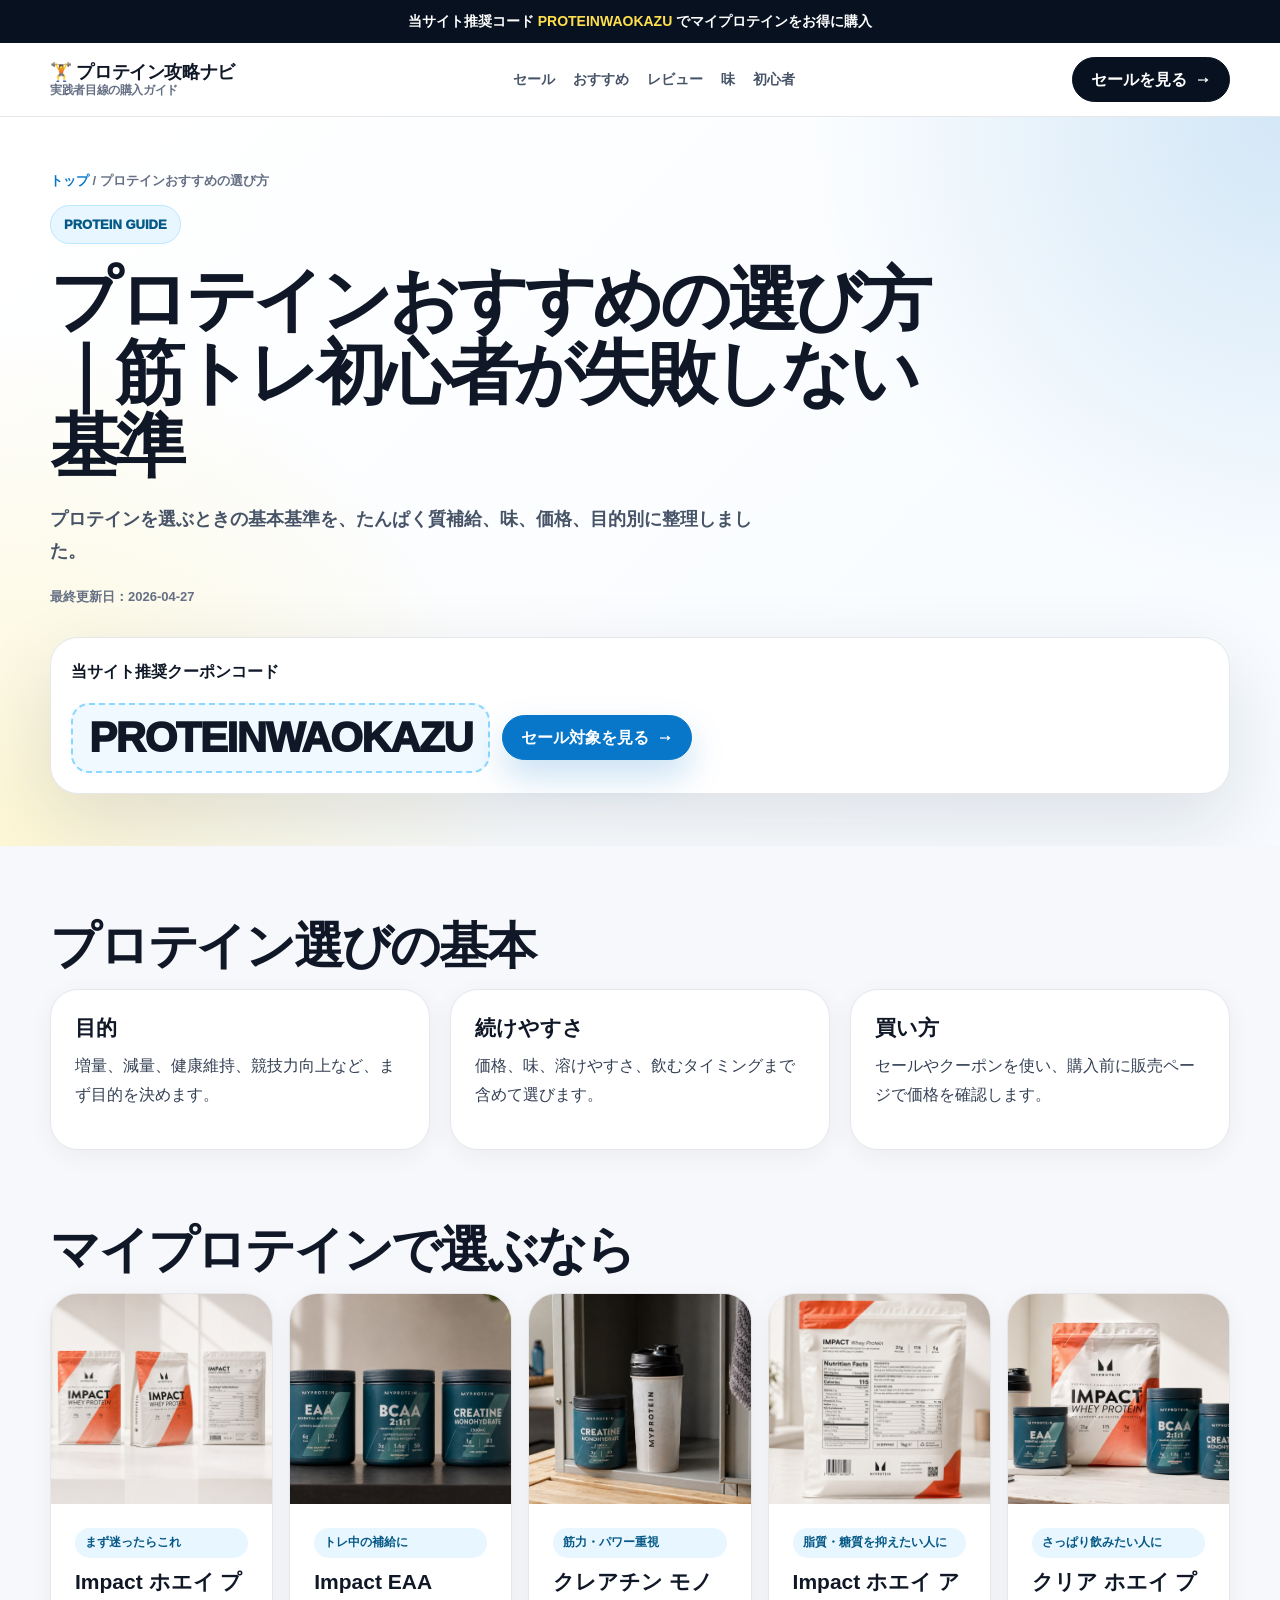
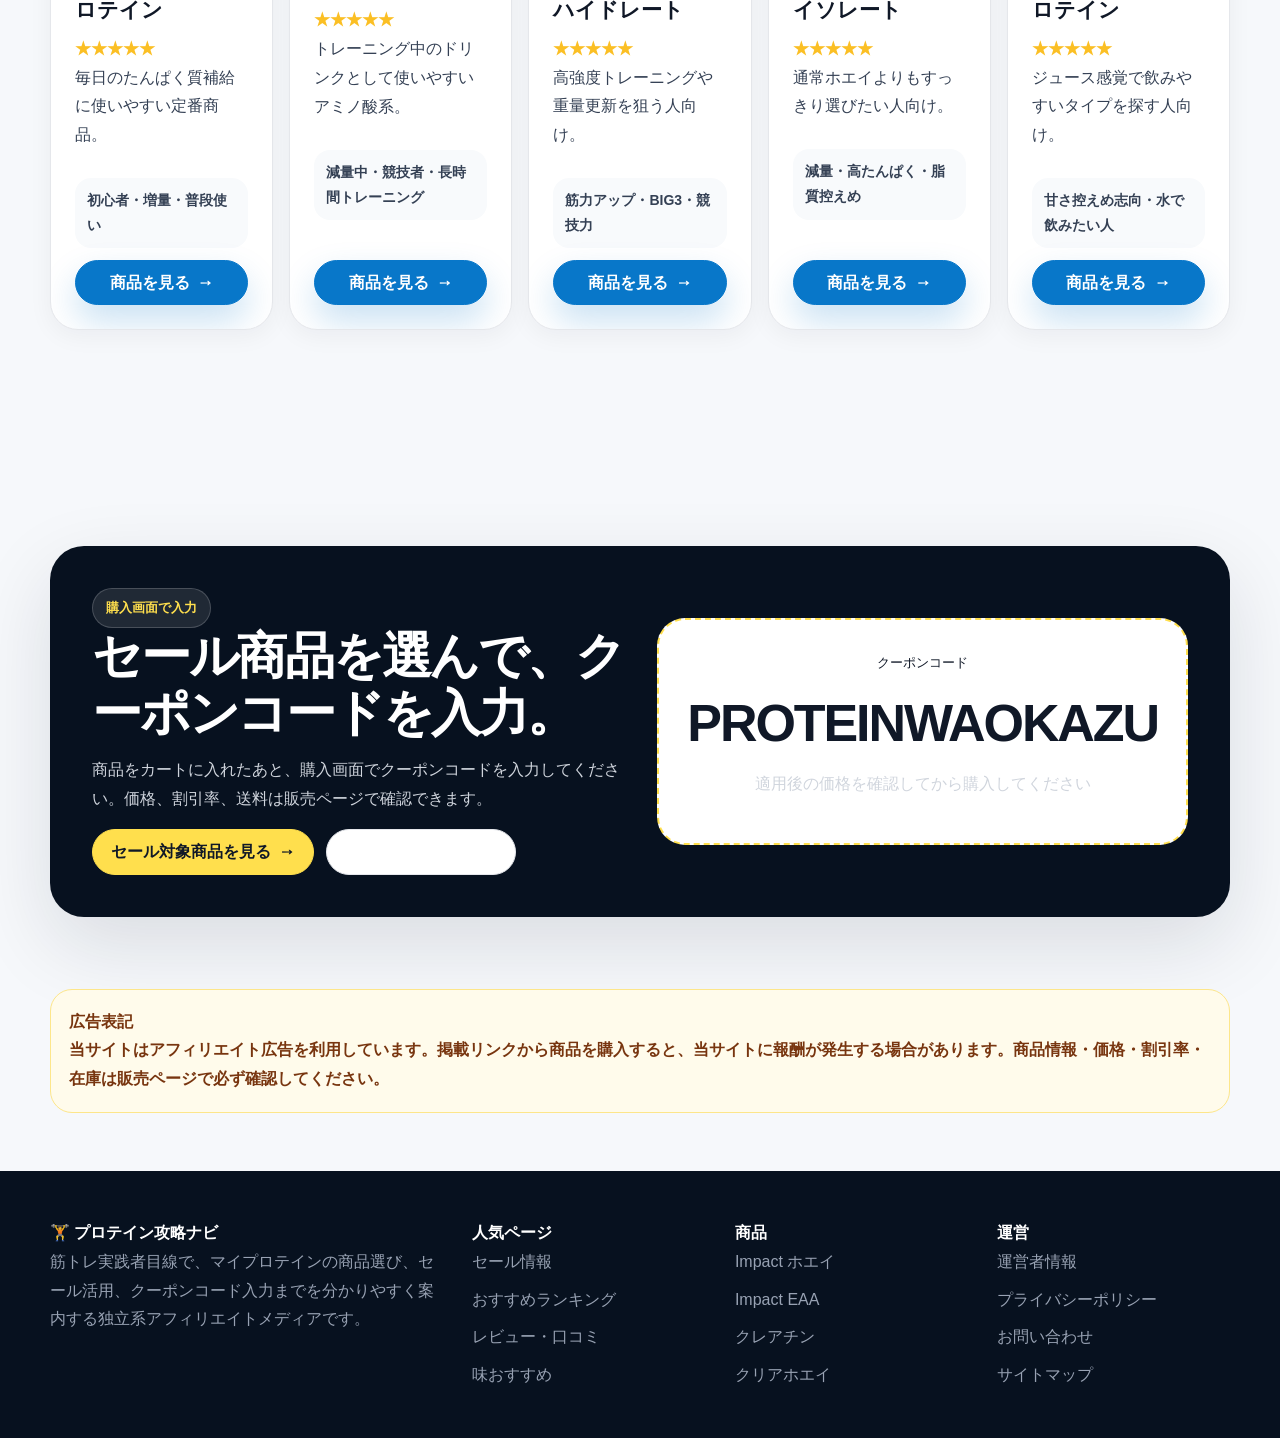
<file: protein-osusume.html>
<!doctype html><html lang="ja"><head><meta charset="utf-8"><meta name="viewport" content="width=device-width,initial-scale=1"><title>プロテインおすすめの選び方｜筋トレ初心者が失敗しない基準</title><meta name="description" content="プロテインを選ぶときの基本基準を、たんぱく質補給、味、価格、目的別に整理しました。"><meta name="robots" content="index,follow"><link rel="canonical" href="https://machonaengineer.github.io/myprotein-site/protein-osusume.html"><link rel="stylesheet" href="style.css"><meta property="og:type" content="article"><meta property="og:title" content="プロテインおすすめの選び方｜筋トレ初心者が失敗しない基準"><meta property="og:description" content="プロテインを選ぶときの基本基準を、たんぱく質補給、味、価格、目的別に整理しました。"><meta property="og:url" content="https://machonaengineer.github.io/myprotein-site/protein-osusume.html"><meta property="og:image" content="https://machonaengineer.github.io/myprotein-site/images/hero-products.jpg"><meta property="og:locale" content="ja_JP"></head><body><div class="topbar">当サイト推奨コード <b>PROTEINWAOKAZU</b> でマイプロテインをお得に購入</div><header class="header"><div class="container header-inner"><a class="logo" href="index.html">🏋️ プロテイン攻略ナビ<small>実践者目線の購入ガイド</small></a><nav class="nav"><a href="myprotein-sale.html">セール</a><a href="myprotein-osusume.html">おすすめ</a><a href="myprotein-review.html">レビュー</a><a href="myprotein-aji.html">味</a><a href="myprotein-shoshinsha.html">初心者</a></nav><a class="btn btn-dark" href="https://creatorlink.shop/4bMhStB" target="_blank" rel="sponsored nofollow noopener noreferrer">セールを見る<span>→</span></a></div></header><main><section class="hero simple-hero"><div class="container hero-grid"><div><div class="breadcrumb"><a href="index.html">トップ</a> / プロテインおすすめの選び方</div><span class="badge">PROTEIN GUIDE</span><h1>プロテインおすすめの選び方｜筋トレ初心者が失敗しない基準</h1><p class="lead">プロテインを選ぶときの基本基準を、たんぱく質補給、味、価格、目的別に整理しました。</p><p class="updated">最終更新日：2026-04-27</p><div class="coupon-box"><p><b>当サイト推奨クーポンコード</b></p><div class="row"><span class="coupon-code">PROTEINWAOKAZU</span><a class="btn btn-primary" href="https://creatorlink.shop/4bMhStB" target="_blank" rel="sponsored nofollow noopener noreferrer">セール対象を見る<span>→</span></a></div></div></div></div></section><section class="section article"><div class="container"><h2>プロテイン選びの基本</h2><div class="grid3"><article class="card pad"><h3>目的</h3><p>増量、減量、健康維持、競技力向上など、まず目的を決めます。</p></article><article class="card pad"><h3>続けやすさ</h3><p>価格、味、溶けやすさ、飲むタイミングまで含めて選びます。</p></article><article class="card pad"><h3>買い方</h3><p>セールやクーポンを使い、購入前に販売ページで価格を確認します。</p></article></div><section class="section"><h2>マイプロテインで選ぶなら</h2><div class="grid5"><article class="card product"><img class="card-img" src="images/impact-whey-front-back.jpg" alt="Impact ホエイ プロテイン" loading="lazy"><div class="pad"><span class="tag">まず迷ったらこれ</span><h3>Impact ホエイ プロテイン</h3><div class="stars">★★★★★</div><p class="muted">毎日のたんぱく質補給に使いやすい定番商品。</p><div class="best">初心者・増量・普段使い</div><a class="btn btn-primary" href="https://creatorlink.shop/45s57kc" target="_blank" rel="sponsored nofollow noopener noreferrer">商品を見る<span>→</span></a></div></article><article class="card product"><img class="card-img" src="images/eaa-bcaa-creatine.jpg" alt="Impact EAA" loading="lazy"><div class="pad"><span class="tag">トレ中の補給に</span><h3>Impact EAA</h3><div class="stars">★★★★★</div><p class="muted">トレーニング中のドリンクとして使いやすいアミノ酸系。</p><div class="best">減量中・競技者・長時間トレーニング</div><a class="btn btn-primary" href="https://creatorlink.shop/4rfrOk5" target="_blank" rel="sponsored nofollow noopener noreferrer">商品を見る<span>→</span></a></div></article><article class="card product"><img class="card-img" src="images/locker-creatine.jpg" alt="クレアチン モノハイドレート" loading="lazy"><div class="pad"><span class="tag">筋力・パワー重視</span><h3>クレアチン モノハイドレート</h3><div class="stars">★★★★★</div><p class="muted">高強度トレーニングや重量更新を狙う人向け。</p><div class="best">筋力アップ・BIG3・競技力</div><a class="btn btn-primary" href="https://creatorlink.shop/42Cf6Bn" target="_blank" rel="sponsored nofollow noopener noreferrer">商品を見る<span>→</span></a></div></article><article class="card product"><img class="card-img" src="images/nutrition-facts.jpg" alt="Impact ホエイ アイソレート" loading="lazy"><div class="pad"><span class="tag">脂質・糖質を抑えたい人に</span><h3>Impact ホエイ アイソレート</h3><div class="stars">★★★★★</div><p class="muted">通常ホエイよりもすっきり選びたい人向け。</p><div class="best">減量・高たんぱく・脂質控えめ</div><a class="btn btn-primary" href="https://creatorlink.shop/49exbt1" target="_blank" rel="sponsored nofollow noopener noreferrer">商品を見る<span>→</span></a></div></article><article class="card product"><img class="card-img" src="images/hero-products.jpg" alt="クリア ホエイ プロテイン" loading="lazy"><div class="pad"><span class="tag">さっぱり飲みたい人に</span><h3>クリア ホエイ プロテイン</h3><div class="stars">★★★★★</div><p class="muted">ジュース感覚で飲みやすいタイプを探す人向け。</p><div class="best">甘さ控えめ志向・水で飲みたい人</div><a class="btn btn-primary" href="https://creatorlink.shop/4tE9Wku" target="_blank" rel="sponsored nofollow noopener noreferrer">商品を見る<span>→</span></a></div></article></div></section></div></section><section class="section"><div class="container"><div class="coupon-panel"><div><span class="badge" style="background:rgba(255,255,255,.1);color:#ffdf4d;border-color:rgba(255,255,255,.18)">購入画面で入力</span><h2>セール商品を選んで、クーポンコードを入力。</h2><p>商品をカートに入れたあと、購入画面でクーポンコードを入力してください。価格、割引率、送料は販売ページで確認できます。</p><div class="row"><a class="btn btn-yellow" href="https://creatorlink.shop/4bMhStB" target="_blank" rel="sponsored nofollow noopener noreferrer">セール対象商品を見る<span>→</span></a><a class="btn" href="https://creatorlink.shop/4qFtZgW" target="_blank" rel="sponsored nofollow noopener noreferrer">公式サイトを見る<span>→</span></a></div></div><div class="big-code"><small>クーポンコード</small><br><b>PROTEINWAOKAZU</b><p class="muted">適用後の価格を確認してから購入してください</p></div></div></div></section><section class="container" style="padding-bottom:58px"><div class="notice"><b>広告表記</b><br>当サイトはアフィリエイト広告を利用しています。掲載リンクから商品を購入すると、当サイトに報酬が発生する場合があります。商品情報・価格・割引率・在庫は販売ページで必ず確認してください。</div></section></main><footer class="footer"><div class="container footer-grid"><div><b>🏋️ プロテイン攻略ナビ</b><p>筋トレ実践者目線で、マイプロテインの商品選び、セール活用、クーポンコード入力までを分かりやすく案内する独立系アフィリエイトメディアです。</p></div><div><b>人気ページ</b><div class="links"><a href="myprotein-sale.html">セール情報</a><a href="myprotein-osusume.html">おすすめランキング</a><a href="myprotein-review.html">レビュー・口コミ</a><a href="myprotein-aji.html">味おすすめ</a></div></div><div><b>商品</b><div class="links"><a href="https://creatorlink.shop/45s57kc" target="_blank" rel="sponsored nofollow noopener noreferrer">Impact ホエイ</a><a href="https://creatorlink.shop/4rfrOk5" target="_blank" rel="sponsored nofollow noopener noreferrer">Impact EAA</a><a href="https://creatorlink.shop/42Cf6Bn" target="_blank" rel="sponsored nofollow noopener noreferrer">クレアチン</a><a href="https://creatorlink.shop/4tE9Wku" target="_blank" rel="sponsored nofollow noopener noreferrer">クリアホエイ</a></div></div><div><b>運営</b><div class="links"><a href="profile.html">運営者情報</a><a href="privacy.html">プライバシーポリシー</a><a href="contact.html">お問い合わせ</a><a href="sitemap.xml">サイトマップ</a></div></div></div></footer></body></html>
</file>
<file: style.css>
:root{--bg:#f6f8fb;--paper:#fff;--ink:#101827;--muted:#667085;--line:#e5e7eb;--navy:#07111f;--blue:#0877c9;--blue2:#005fa3;--aqua:#e7f6ff;--yellow:#ffdf4d;--shadow:0 28px 80px rgba(16,24,39,.12);--r:28px}
*{box-sizing:border-box}html{scroll-behavior:smooth}body{margin:0;background:var(--bg);color:var(--ink);font-family:-apple-system,BlinkMacSystemFont,"Hiragino Sans","Hiragino Kaku Gothic ProN","Yu Gothic",Meiryo,sans-serif;line-height:1.8}img{max-width:100%;display:block}a{text-decoration:none;color:inherit}.container{width:min(1180px,calc(100% - 28px));margin-inline:auto}.topbar{background:var(--navy);color:#fff;text-align:center;font-weight:900;font-size:14px;padding:9px 12px}.topbar b{color:var(--yellow)}.header{position:sticky;top:0;z-index:50;background:rgba(255,255,255,.92);backdrop-filter:blur(14px);border-bottom:1px solid var(--line)}.header-inner{display:flex;align-items:center;justify-content:space-between;gap:22px;padding:14px 0}.logo{font-size:18px;font-weight:950;letter-spacing:-.02em;line-height:1.2}.logo small{display:block;color:var(--muted);font-size:12px;font-weight:800}.nav{display:flex;gap:18px;font-size:14px;font-weight:850;color:#475467}.nav a:hover{color:var(--blue)}.btn{display:inline-flex;gap:8px;align-items:center;justify-content:center;border-radius:999px;padding:12px 18px;font-weight:950;line-height:1.2;border:1px solid var(--line);background:#fff;transition:.18s ease;white-space:nowrap}.btn:hover{transform:translateY(-1px)}.btn-primary{background:var(--blue);border-color:var(--blue);color:#fff;box-shadow:0 16px 34px rgba(8,119,201,.22)}.btn-primary:hover{background:var(--blue2)}.btn-dark{background:var(--navy);border-color:var(--navy);color:#fff}.btn-yellow{background:var(--yellow);border-color:var(--yellow);color:var(--ink)}
.hero{position:relative;overflow:hidden;background:linear-gradient(135deg,#fff 0%,#f7fbff 100%)}.hero:before{content:"";position:absolute;inset:0;background:radial-gradient(circle at top right,rgba(8,119,201,.16),transparent 32%),radial-gradient(circle at bottom left,rgba(255,223,77,.24),transparent 35%)}.hero-grid{position:relative;display:grid;grid-template-columns:1fr .92fr;gap:44px;align-items:center;padding:72px 0 58px}.badge{display:inline-flex;align-items:center;gap:8px;background:var(--aqua);border:1px solid #bde7ff;color:#065986;border-radius:999px;padding:7px 13px;font-size:13px;font-weight:950}h1{font-size:clamp(38px,6vw,70px);line-height:1.04;letter-spacing:-.06em;margin:20px 0;font-weight:950}h2{font-size:clamp(30px,4vw,50px);line-height:1.14;letter-spacing:-.045em;margin:0 0 14px;font-weight:950}h3{font-size:21px;line-height:1.35;margin:0 0 10px}p{margin-top:0}.lead{font-size:18px;color:#475467;font-weight:650;max-width:720px}.blue{color:var(--blue)}
.hero-card{background:#fff;border:1px solid var(--line);border-radius:34px;box-shadow:var(--shadow);overflow:hidden}.hero-card img{height:460px;width:100%;object-fit:cover}.hero-card-caption{display:flex;justify-content:space-between;gap:16px;align-items:center;padding:18px}.coupon-box{margin-top:28px;background:#fff;border:1px solid var(--line);border-radius:28px;padding:20px;box-shadow:var(--shadow)}.coupon-code{display:inline-flex;border:2px dashed #8bd7ff;background:#eff9ff;border-radius:18px;padding:12px 16px;font-size:clamp(26px,4vw,42px);line-height:1;font-weight:950;letter-spacing:-.035em}.row{display:flex;align-items:center;gap:12px;flex-wrap:wrap}.trust{display:grid;grid-template-columns:repeat(4,1fr);gap:12px;margin-top:22px}.trust div{background:#fff;border:1px solid var(--line);border-radius:18px;padding:13px;font-weight:900;color:#344054}.section{padding:72px 0}.white{background:#fff}.eyebrow{font-size:13px;font-weight:950;color:var(--blue);letter-spacing:.04em;margin-bottom:6px}.desc{color:var(--muted);font-weight:650;max-width:820px}.grid2{display:grid;grid-template-columns:repeat(2,1fr);gap:20px}.grid3{display:grid;grid-template-columns:repeat(3,1fr);gap:20px}.grid4{display:grid;grid-template-columns:repeat(4,1fr);gap:16px}.grid5{display:grid;grid-template-columns:repeat(5,1fr);gap:16px}.card{background:#fff;border:1px solid var(--line);border-radius:var(--r);overflow:hidden;box-shadow:0 6px 24px rgba(16,24,39,.05)}.pad{padding:24px}.card-img{height:210px;width:100%;object-fit:cover}.card-img.tall{height:270px}.tag{display:inline-flex;background:var(--aqua);color:#065986;border-radius:999px;padding:4px 10px;font-size:12px;font-weight:950;margin-bottom:10px}.muted{color:var(--muted)}.pill{display:inline-flex;border-radius:999px;background:#f1f5f9;color:#344054;padding:5px 10px;font-size:12px;font-weight:900}.stars{color:#fbbf24;font-weight:950}.best{background:#f8fafc;border-radius:16px;padding:10px 12px;margin:12px 0;color:#344054;font-weight:850;font-size:14px}.product{display:flex;flex-direction:column}.product .pad{display:flex;flex-direction:column;flex:1}.product .btn{margin-top:auto}.table{border:1px solid var(--line);border-radius:28px;overflow:hidden;background:#fff;box-shadow:0 20px 55px rgba(16,24,39,.08)}.tr{display:grid;grid-template-columns:1.15fr 1.65fr 1.5fr 1fr;gap:12px;align-items:center;padding:16px;border-bottom:1px solid var(--line)}.tr.head{background:var(--navy);color:#fff;font-weight:950}.tr:nth-child(odd):not(.head){background:#f9fafb}.article p,.article li{color:#344054}.toc{display:grid;gap:8px;background:#fff;border:1px solid var(--line);border-radius:22px;padding:18px;margin:24px 0}.toc a{color:var(--blue);font-weight:900}.notice{background:#fffbeb;border:1px solid #fde68a;color:#78350f;border-radius:22px;padding:18px;font-weight:650}.profile{background:linear-gradient(135deg,#07111f,#10233d);color:#fff;border-radius:32px;padding:30px;display:grid;grid-template-columns:1fr .7fr;gap:24px;align-items:center}.profile p{color:#d0d5dd}.checklist{display:grid;gap:10px;padding-left:0;list-style:none}.checklist li{background:#f8fafc;border-radius:14px;padding:11px 13px;color:#344054}.faq{display:grid;gap:12px}.faq details{background:#fff;border:1px solid var(--line);border-radius:18px;padding:16px}.faq summary{cursor:pointer;font-weight:950}.coupon-panel{background:var(--navy);color:#fff;border-radius:34px;padding:42px;display:grid;grid-template-columns:1fr .9fr;gap:28px;align-items:center;box-shadow:var(--shadow)}.coupon-panel p{color:#d0d5dd}.big-code{background:#fff;color:var(--ink);border:2px dashed var(--yellow);border-radius:28px;padding:28px;text-align:center}.big-code b{font-size:clamp(32px,5vw,52px);letter-spacing:-.04em}.photo-strip{display:grid;grid-template-columns:1.2fr .8fr;gap:20px}.photo-strip img{height:330px;object-fit:cover;border-radius:28px;border:1px solid var(--line)}.footer{background:var(--navy);color:#fff;padding:48px 0}.footer-grid{display:grid;grid-template-columns:1.35fr .8fr .8fr .8fr;gap:30px}.footer p,.footer a{color:#98a2b3}.links{display:grid;gap:9px}.updated{font-size:13px;color:var(--muted);font-weight:800}.breadcrumb{font-size:13px;font-weight:850;color:var(--muted);margin-bottom:12px}.breadcrumb a{color:var(--blue)}.simple-hero .hero-grid{grid-template-columns:1fr;padding:52px 0}.simple-hero h1{max-width:900px}.full-bleed-img{border-radius:32px;overflow:hidden;border:1px solid var(--line);box-shadow:var(--shadow)}.full-bleed-img img{width:100%;height:min(48vw,520px);object-fit:cover}
@media(max-width:980px){.nav{display:none}.hero-grid,.coupon-panel,.profile{grid-template-columns:1fr}.grid5{grid-template-columns:repeat(2,1fr)}.grid4,.grid3,.grid2,.footer-grid,.photo-strip{grid-template-columns:1fr}.trust{grid-template-columns:repeat(2,1fr)}.tr{grid-template-columns:1fr}.tr.head{display:none}.hero-card img{height:360px}}
@media(max-width:640px){.container{width:min(100% - 22px,1180px)}.header .btn{display:none}.hero-grid{padding:42px 0}.grid5,.trust{grid-template-columns:1fr}.row .btn,.btn{width:100%}.coupon-code{width:100%;justify-content:center}.coupon-panel{padding:26px}.card-img{height:230px}.hero-card img{height:280px}.photo-strip img{height:250px}}
</file>
